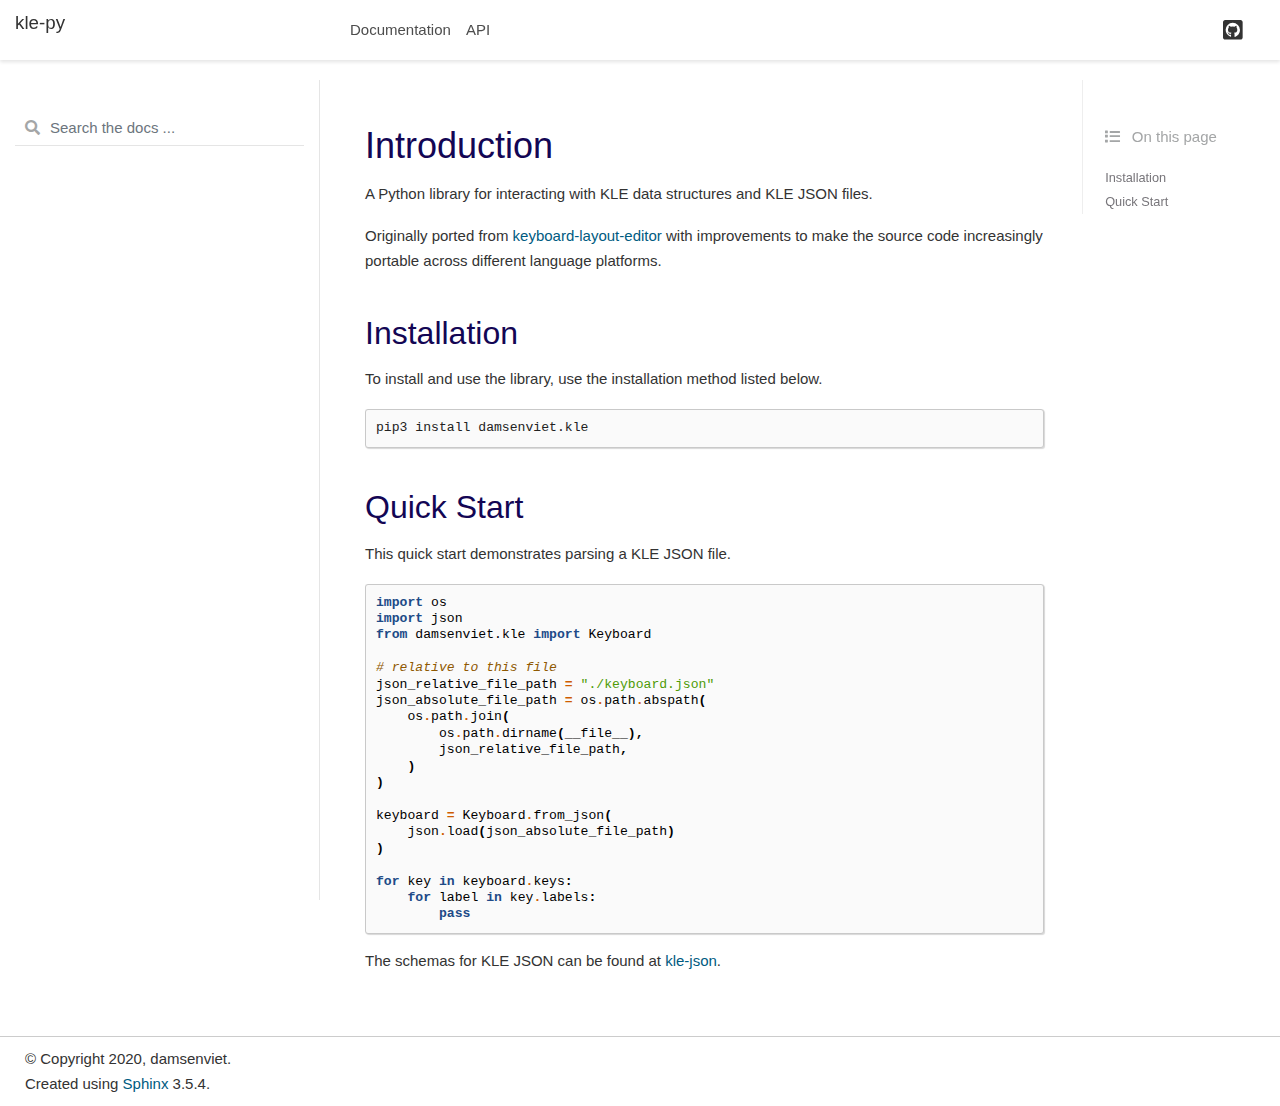
<file: index.html>
<!DOCTYPE html>

<html lang="en">
  <head>
    <meta charset="utf-8" />
    <meta name="viewport" content="width=device-width, initial-scale=1.0" />
    <title>Introduction &#8212; kle-py</title>
    
  <link href="_static/css/theme.css" rel="stylesheet">
  <link href="_static/css/index.ff1ffe594081f20da1ef19478df9384b.css" rel="stylesheet">

    
  <link rel="stylesheet"
    href="_static/vendor/fontawesome/5.13.0/css/all.min.css">
  <link rel="preload" as="font" type="font/woff2" crossorigin
    href="_static/vendor/fontawesome/5.13.0/webfonts/fa-solid-900.woff2">
  <link rel="preload" as="font" type="font/woff2" crossorigin
    href="_static/vendor/fontawesome/5.13.0/webfonts/fa-brands-400.woff2">

    
      

    
    <link rel="stylesheet" href="_static/pygments.css" type="text/css" />
    <link rel="stylesheet" href="_static/css/blank.css" type="text/css" />
    <link rel="stylesheet" type="text/css" href="_static/style.css" />
    
  <link rel="preload" as="script" href="_static/js/index.be7d3bbb2ef33a8344ce.js">

    <script id="documentation_options" data-url_root="./" src="_static/documentation_options.js"></script>
    <script src="_static/jquery.js"></script>
    <script src="_static/underscore.js"></script>
    <script src="_static/doctools.js"></script>
    <link rel="canonical" href="/kle-py/index.html" />
    <link rel="index" title="Index" href="genindex.html" />
    <link rel="search" title="Search" href="search.html" />
    <link rel="next" title="Documentation" href="documentation.html" />
    <meta name="viewport" content="width=device-width, initial-scale=1" />
    <meta name="docsearch:language" content="en">
    

    <!-- Google Analytics -->
    
  </head>
  <body data-spy="scroll" data-target="#bd-toc-nav" data-offset="80">
    
    <div class="container-fluid" id="banner"></div>

    
    <nav class="navbar navbar-light navbar-expand-lg bg-light fixed-top bd-navbar" id="navbar-main"><div class="container-xl">

  <div id="navbar-start">
    
    
<a class="navbar-brand" href="#">
<p class="title">kle-py</p>
</a>

    
  </div>

  <button class="navbar-toggler" type="button" data-toggle="collapse" data-target="#navbar-collapsible" aria-controls="navbar-collapsible" aria-expanded="false" aria-label="Toggle navigation">
    <span class="navbar-toggler-icon"></span>
  </button>

  
  <div id="navbar-collapsible" class="col-lg-9 collapse navbar-collapse">
    <div id="navbar-center" class="mr-auto">
      
      <div class="navbar-center-item">
        <ul id="navbar-main-elements" class="navbar-nav">
    <li class="toctree-l1 nav-item">
 <a class="reference internal nav-link" href="documentation.html">
  Documentation
 </a>
</li>

<li class="toctree-l1 nav-item">
 <a class="reference internal nav-link" href="api/damsenviet.kle.html">
  API
 </a>
</li>

    
</ul>
      </div>
      
    </div>

    <div id="navbar-end">
      
      <div class="navbar-end-item">
        <ul id="navbar-icon-links" class="navbar-nav" aria-label="Icon Links">
        <li class="nav-item">
          <a class="nav-link" href="https://github.com/DamSenViet/kle-py" rel="noopener" target="_blank" title="GitHub">
            <span><i class="fab fa-github-square"></i></span>
            <label class="sr-only">GitHub</label>
          </a>
        </li>
      </ul>
      </div>
      
    </div>
  </div>
</div>
    </nav>
    

    <div class="container-xl">
      <div class="row">
          
            
            <!-- Only show if we have sidebars configured, else just a small margin  -->
            <div class="col-12 col-md-3 bd-sidebar"><form class="bd-search d-flex align-items-center" action="search.html" method="get">
  <i class="icon fas fa-search"></i>
  <input type="search" class="form-control" name="q" id="search-input" placeholder="Search the docs ..." aria-label="Search the docs ..." autocomplete="off" >
</form><nav class="bd-links" id="bd-docs-nav" aria-label="Main navigation">
  <div class="bd-toc-item active">
    
  </div>
</nav>
            </div>
            
          

          
          <div class="d-none d-xl-block col-xl-2 bd-toc">
            
              
              <div class="toc-item">
                
<div class="tocsection onthispage pt-5 pb-3">
    <i class="fas fa-list"></i> On this page
</div>

<nav id="bd-toc-nav">
    <ul class="visible nav section-nav flex-column">
 <li class="toc-h2 nav-item toc-entry">
  <a class="reference internal nav-link" href="#installation">
   Installation
  </a>
 </li>
 <li class="toc-h2 nav-item toc-entry">
  <a class="reference internal nav-link" href="#quick-start">
   Quick Start
  </a>
 </li>
</ul>

</nav>
              </div>
              
              <div class="toc-item">
                
              </div>
              
            
          </div>
          

          
          
            
          
          <main class="col-12 col-md-9 col-xl-7 py-md-5 pl-md-5 pr-md-4 bd-content" role="main">
              
              <div>
                
  <div class="section" id="introduction">
<h1>Introduction<a class="headerlink" href="#introduction" title="Permalink to this headline">¶</a></h1>
<p>A Python library for interacting with KLE data structures and KLE JSON files.</p>
<p>Originally ported from <a class="reference external" href="https://github.com/ijprest/keyboard-layout-editor">keyboard-layout-editor</a>
with improvements to make the source code increasingly portable across
different language platforms.</p>
<div class="section" id="installation">
<h2>Installation<a class="headerlink" href="#installation" title="Permalink to this headline">¶</a></h2>
<p>To install and use the library, use the installation method listed below.</p>
<div class="highlight-sh notranslate"><div class="highlight"><pre><span></span>pip3 install damsenviet.kle
</pre></div>
</div>
</div>
<div class="section" id="quick-start">
<h2>Quick Start<a class="headerlink" href="#quick-start" title="Permalink to this headline">¶</a></h2>
<p>This quick start demonstrates parsing a KLE JSON file.</p>
<div class="highlight-python notranslate"><div class="highlight"><pre><span></span><span class="kn">import</span> <span class="nn">os</span>
<span class="kn">import</span> <span class="nn">json</span>
<span class="kn">from</span> <span class="nn">damsenviet.kle</span> <span class="kn">import</span> <span class="n">Keyboard</span>

<span class="c1"># relative to this file</span>
<span class="n">json_relative_file_path</span> <span class="o">=</span> <span class="s2">&quot;./keyboard.json&quot;</span>
<span class="n">json_absolute_file_path</span> <span class="o">=</span> <span class="n">os</span><span class="o">.</span><span class="n">path</span><span class="o">.</span><span class="n">abspath</span><span class="p">(</span>
    <span class="n">os</span><span class="o">.</span><span class="n">path</span><span class="o">.</span><span class="n">join</span><span class="p">(</span>
        <span class="n">os</span><span class="o">.</span><span class="n">path</span><span class="o">.</span><span class="n">dirname</span><span class="p">(</span><span class="vm">__file__</span><span class="p">),</span>
        <span class="n">json_relative_file_path</span><span class="p">,</span>
    <span class="p">)</span>
<span class="p">)</span>

<span class="n">keyboard</span> <span class="o">=</span> <span class="n">Keyboard</span><span class="o">.</span><span class="n">from_json</span><span class="p">(</span>
    <span class="n">json</span><span class="o">.</span><span class="n">load</span><span class="p">(</span><span class="n">json_absolute_file_path</span><span class="p">)</span>
<span class="p">)</span>

<span class="k">for</span> <span class="n">key</span> <span class="ow">in</span> <span class="n">keyboard</span><span class="o">.</span><span class="n">keys</span><span class="p">:</span>
    <span class="k">for</span> <span class="n">label</span> <span class="ow">in</span> <span class="n">key</span><span class="o">.</span><span class="n">labels</span><span class="p">:</span>
        <span class="k">pass</span>
</pre></div>
</div>
<div class="toctree-wrapper compound">
</div>
<p>The schemas for KLE JSON can be found at <a class="reference external" href="https://github.com/DamSenViet/kle-json">kle-json</a>.</p>
</div>
</div>


              </div>
              
              
          </main>
          

      </div>
    </div>
  
  <script src="_static/js/index.be7d3bbb2ef33a8344ce.js"></script>
<footer class="footer mt-5 mt-md-0">
  <div class="container">
    
    <div class="footer-item">
      <p class="copyright">
    &copy; Copyright 2020, damsenviet.<br>
</p>
    </div>
    
    <div class="footer-item">
      <p class="sphinx-version">
Created using <a href="http://sphinx-doc.org/">Sphinx</a> 3.5.4.<br>
</p>
    </div>
    
  </div>
</footer>
  </body>
</html>
</file>
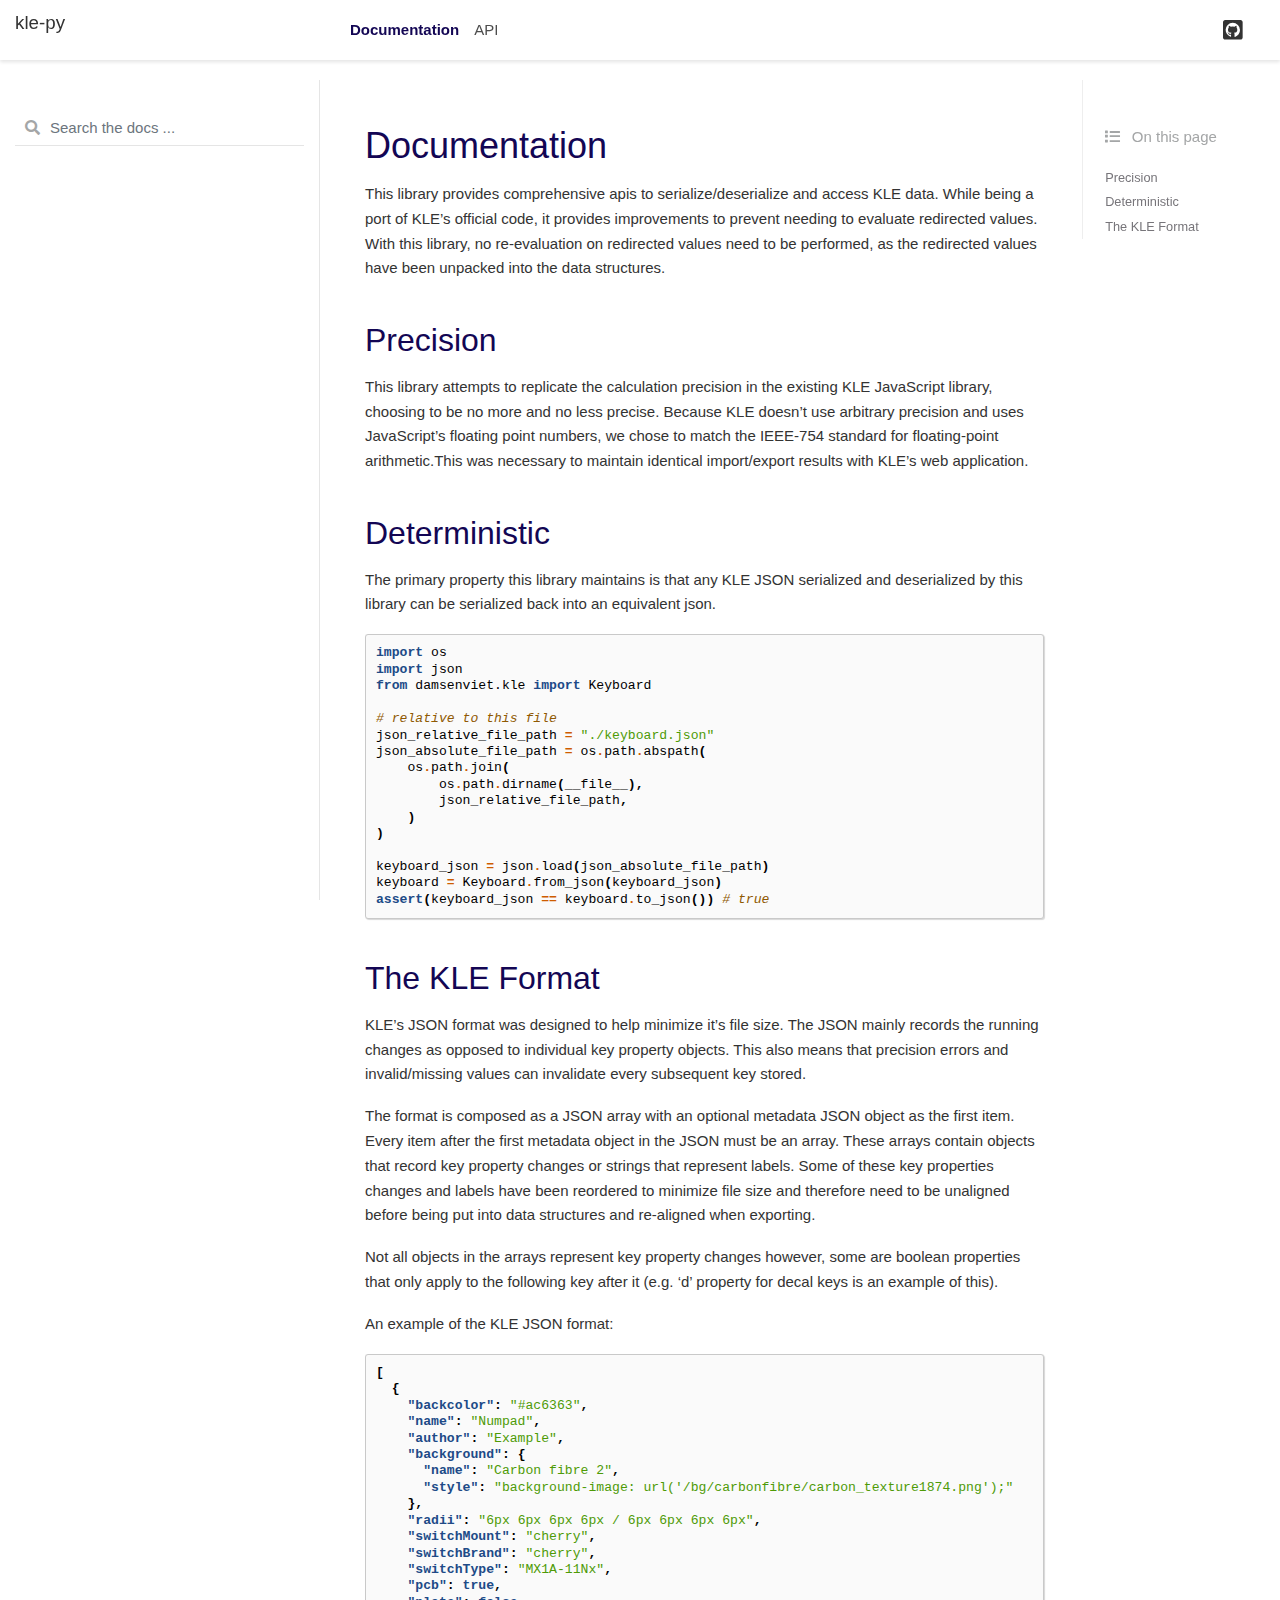
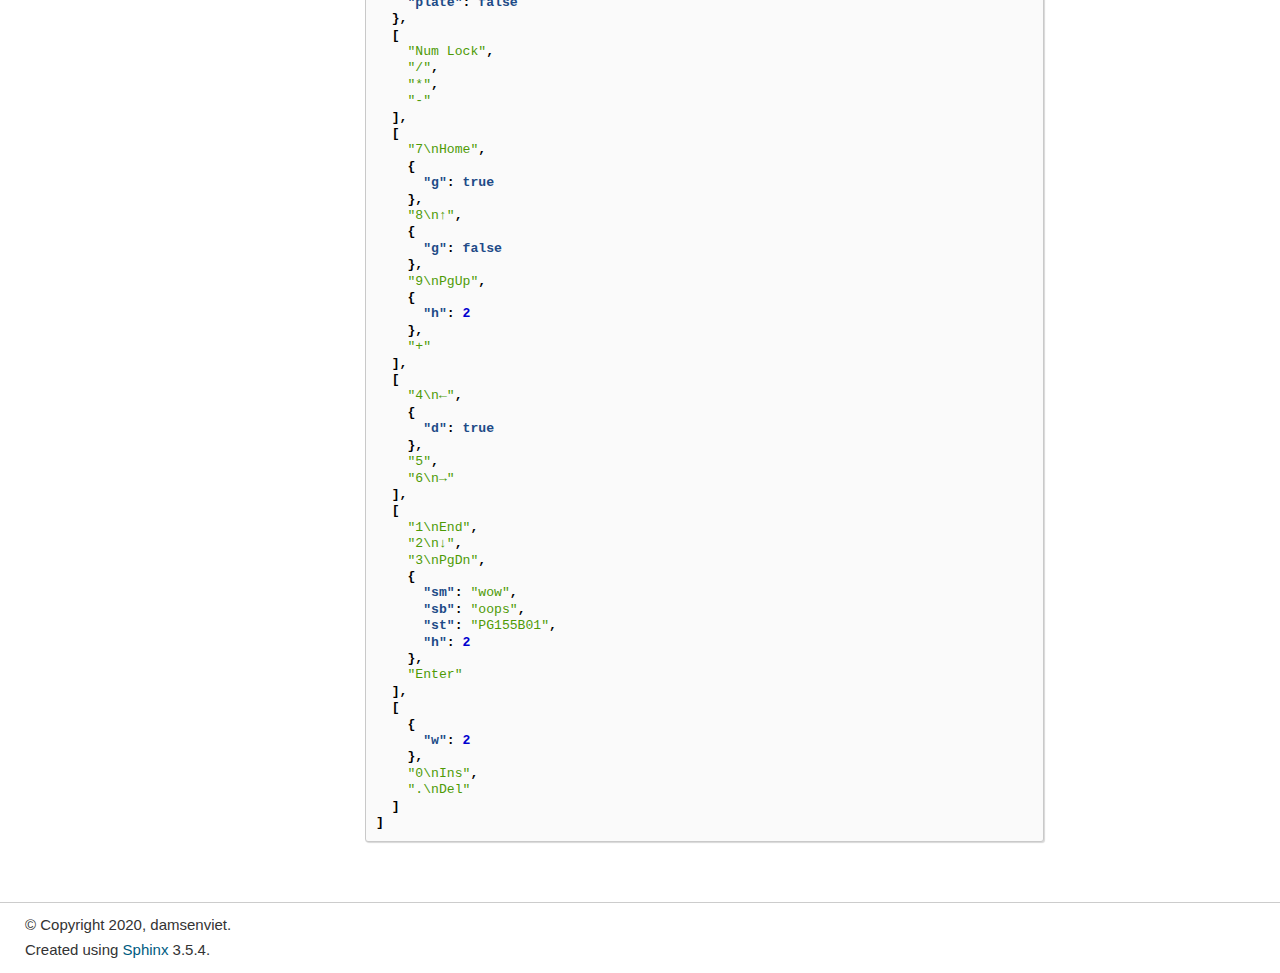
<file: documentation.html>
<!DOCTYPE html>

<html lang="en">
  <head>
    <meta charset="utf-8" />
    <meta name="viewport" content="width=device-width, initial-scale=1.0" />
    <title>Documentation &#8212; kle-py</title>
    
  <link href="_static/css/theme.css" rel="stylesheet">
  <link href="_static/css/index.ff1ffe594081f20da1ef19478df9384b.css" rel="stylesheet">

    
  <link rel="stylesheet"
    href="_static/vendor/fontawesome/5.13.0/css/all.min.css">
  <link rel="preload" as="font" type="font/woff2" crossorigin
    href="_static/vendor/fontawesome/5.13.0/webfonts/fa-solid-900.woff2">
  <link rel="preload" as="font" type="font/woff2" crossorigin
    href="_static/vendor/fontawesome/5.13.0/webfonts/fa-brands-400.woff2">

    
      

    
    <link rel="stylesheet" href="_static/pygments.css" type="text/css" />
    <link rel="stylesheet" href="_static/css/blank.css" type="text/css" />
    <link rel="stylesheet" type="text/css" href="_static/style.css" />
    
  <link rel="preload" as="script" href="_static/js/index.be7d3bbb2ef33a8344ce.js">

    <script id="documentation_options" data-url_root="./" src="_static/documentation_options.js"></script>
    <script src="_static/jquery.js"></script>
    <script src="_static/underscore.js"></script>
    <script src="_static/doctools.js"></script>
    <link rel="canonical" href="/kle-py/documentation.html" />
    <link rel="index" title="Index" href="genindex.html" />
    <link rel="search" title="Search" href="search.html" />
    <link rel="next" title="damsenviet.kle package" href="api/damsenviet.kle.html" />
    <link rel="prev" title="Introduction" href="index.html" />
    <meta name="viewport" content="width=device-width, initial-scale=1" />
    <meta name="docsearch:language" content="en">
    

    <!-- Google Analytics -->
    
  </head>
  <body data-spy="scroll" data-target="#bd-toc-nav" data-offset="80">
    
    <div class="container-fluid" id="banner"></div>

    
    <nav class="navbar navbar-light navbar-expand-lg bg-light fixed-top bd-navbar" id="navbar-main"><div class="container-xl">

  <div id="navbar-start">
    
    
<a class="navbar-brand" href="index.html">
<p class="title">kle-py</p>
</a>

    
  </div>

  <button class="navbar-toggler" type="button" data-toggle="collapse" data-target="#navbar-collapsible" aria-controls="navbar-collapsible" aria-expanded="false" aria-label="Toggle navigation">
    <span class="navbar-toggler-icon"></span>
  </button>

  
  <div id="navbar-collapsible" class="col-lg-9 collapse navbar-collapse">
    <div id="navbar-center" class="mr-auto">
      
      <div class="navbar-center-item">
        <ul id="navbar-main-elements" class="navbar-nav">
    <li class="toctree-l1 current active nav-item">
 <a class="current reference internal nav-link" href="#">
  Documentation
 </a>
</li>

<li class="toctree-l1 nav-item">
 <a class="reference internal nav-link" href="api/damsenviet.kle.html">
  API
 </a>
</li>

    
</ul>
      </div>
      
    </div>

    <div id="navbar-end">
      
      <div class="navbar-end-item">
        <ul id="navbar-icon-links" class="navbar-nav" aria-label="Icon Links">
        <li class="nav-item">
          <a class="nav-link" href="https://github.com/DamSenViet/kle-py" rel="noopener" target="_blank" title="GitHub">
            <span><i class="fab fa-github-square"></i></span>
            <label class="sr-only">GitHub</label>
          </a>
        </li>
      </ul>
      </div>
      
    </div>
  </div>
</div>
    </nav>
    

    <div class="container-xl">
      <div class="row">
          
            
            <!-- Only show if we have sidebars configured, else just a small margin  -->
            <div class="col-12 col-md-3 bd-sidebar"><form class="bd-search d-flex align-items-center" action="search.html" method="get">
  <i class="icon fas fa-search"></i>
  <input type="search" class="form-control" name="q" id="search-input" placeholder="Search the docs ..." aria-label="Search the docs ..." autocomplete="off" >
</form><nav class="bd-links" id="bd-docs-nav" aria-label="Main navigation">
  <div class="bd-toc-item active">
    
  </div>
</nav>
            </div>
            
          

          
          <div class="d-none d-xl-block col-xl-2 bd-toc">
            
              
              <div class="toc-item">
                
<div class="tocsection onthispage pt-5 pb-3">
    <i class="fas fa-list"></i> On this page
</div>

<nav id="bd-toc-nav">
    <ul class="visible nav section-nav flex-column">
 <li class="toc-h2 nav-item toc-entry">
  <a class="reference internal nav-link" href="#precision">
   Precision
  </a>
 </li>
 <li class="toc-h2 nav-item toc-entry">
  <a class="reference internal nav-link" href="#deterministic">
   Deterministic
  </a>
 </li>
 <li class="toc-h2 nav-item toc-entry">
  <a class="reference internal nav-link" href="#the-kle-format">
   The KLE Format
  </a>
 </li>
</ul>

</nav>
              </div>
              
              <div class="toc-item">
                
              </div>
              
            
          </div>
          

          
          
            
          
          <main class="col-12 col-md-9 col-xl-7 py-md-5 pl-md-5 pr-md-4 bd-content" role="main">
              
              <div>
                
  <div class="section" id="documentation">
<h1>Documentation<a class="headerlink" href="#documentation" title="Permalink to this headline">¶</a></h1>
<p>This library provides comprehensive apis to serialize/deserialize and access
KLE data. While being a port of KLE’s official code, it provides improvements
to prevent needing to evaluate redirected values. With this library, no
re-evaluation on redirected values need to be performed, as the redirected values
have been unpacked into the data structures.</p>
<div class="section" id="precision">
<h2>Precision<a class="headerlink" href="#precision" title="Permalink to this headline">¶</a></h2>
<p>This library attempts to replicate the calculation precision in the existing
KLE JavaScript library, choosing to be no more and no less precise. Because KLE
doesn’t use arbitrary precision and uses JavaScript’s floating point numbers,
we chose to match the IEEE-754 standard for floating-point arithmetic.This was
necessary to maintain identical import/export results with KLE’s web application.</p>
</div>
<div class="section" id="deterministic">
<h2>Deterministic<a class="headerlink" href="#deterministic" title="Permalink to this headline">¶</a></h2>
<p>The primary property this library maintains is that any KLE JSON serialized and
deserialized by this library can be serialized back into an equivalent json.</p>
<div class="highlight-python notranslate"><div class="highlight"><pre><span></span><span class="kn">import</span> <span class="nn">os</span>
<span class="kn">import</span> <span class="nn">json</span>
<span class="kn">from</span> <span class="nn">damsenviet.kle</span> <span class="kn">import</span> <span class="n">Keyboard</span>

<span class="c1"># relative to this file</span>
<span class="n">json_relative_file_path</span> <span class="o">=</span> <span class="s2">&quot;./keyboard.json&quot;</span>
<span class="n">json_absolute_file_path</span> <span class="o">=</span> <span class="n">os</span><span class="o">.</span><span class="n">path</span><span class="o">.</span><span class="n">abspath</span><span class="p">(</span>
    <span class="n">os</span><span class="o">.</span><span class="n">path</span><span class="o">.</span><span class="n">join</span><span class="p">(</span>
        <span class="n">os</span><span class="o">.</span><span class="n">path</span><span class="o">.</span><span class="n">dirname</span><span class="p">(</span><span class="vm">__file__</span><span class="p">),</span>
        <span class="n">json_relative_file_path</span><span class="p">,</span>
    <span class="p">)</span>
<span class="p">)</span>

<span class="n">keyboard_json</span> <span class="o">=</span> <span class="n">json</span><span class="o">.</span><span class="n">load</span><span class="p">(</span><span class="n">json_absolute_file_path</span><span class="p">)</span>
<span class="n">keyboard</span> <span class="o">=</span> <span class="n">Keyboard</span><span class="o">.</span><span class="n">from_json</span><span class="p">(</span><span class="n">keyboard_json</span><span class="p">)</span>
<span class="k">assert</span><span class="p">(</span><span class="n">keyboard_json</span> <span class="o">==</span> <span class="n">keyboard</span><span class="o">.</span><span class="n">to_json</span><span class="p">())</span> <span class="c1"># true</span>
</pre></div>
</div>
</div>
<div class="section" id="the-kle-format">
<h2>The KLE Format<a class="headerlink" href="#the-kle-format" title="Permalink to this headline">¶</a></h2>
<p>KLE’s JSON format was designed to help minimize it’s file size. The JSON
mainly records the running changes as opposed to individual key property
objects. This also means that precision errors and invalid/missing values can
invalidate every subsequent key stored.</p>
<p>The format is composed as a JSON array with an optional metadata JSON object as
the first item. Every item after the first metadata object in the JSON must
be an array. These arrays contain objects that record key property changes
or strings that represent labels. Some of these key properties changes and labels
have been reordered to minimize file size and therefore need to be unaligned
before being put into data structures and re-aligned when exporting.</p>
<p>Not all objects in the arrays represent key property changes however, some are
boolean properties that only apply to the following key after it (e.g. ‘d’
property for decal keys is an example of this).</p>
<p>An example of the KLE JSON format:</p>
<div class="highlight-json notranslate"><div class="highlight"><pre><span></span><span class="p">[</span>
  <span class="p">{</span>
    <span class="nt">&quot;backcolor&quot;</span><span class="p">:</span> <span class="s2">&quot;#ac6363&quot;</span><span class="p">,</span>
    <span class="nt">&quot;name&quot;</span><span class="p">:</span> <span class="s2">&quot;Numpad&quot;</span><span class="p">,</span>
    <span class="nt">&quot;author&quot;</span><span class="p">:</span> <span class="s2">&quot;Example&quot;</span><span class="p">,</span>
    <span class="nt">&quot;background&quot;</span><span class="p">:</span> <span class="p">{</span>
      <span class="nt">&quot;name&quot;</span><span class="p">:</span> <span class="s2">&quot;Carbon fibre 2&quot;</span><span class="p">,</span>
      <span class="nt">&quot;style&quot;</span><span class="p">:</span> <span class="s2">&quot;background-image: url(&#39;/bg/carbonfibre/carbon_texture1874.png&#39;);&quot;</span>
    <span class="p">},</span>
    <span class="nt">&quot;radii&quot;</span><span class="p">:</span> <span class="s2">&quot;6px 6px 6px 6px / 6px 6px 6px 6px&quot;</span><span class="p">,</span>
    <span class="nt">&quot;switchMount&quot;</span><span class="p">:</span> <span class="s2">&quot;cherry&quot;</span><span class="p">,</span>
    <span class="nt">&quot;switchBrand&quot;</span><span class="p">:</span> <span class="s2">&quot;cherry&quot;</span><span class="p">,</span>
    <span class="nt">&quot;switchType&quot;</span><span class="p">:</span> <span class="s2">&quot;MX1A-11Nx&quot;</span><span class="p">,</span>
    <span class="nt">&quot;pcb&quot;</span><span class="p">:</span> <span class="kc">true</span><span class="p">,</span>
    <span class="nt">&quot;plate&quot;</span><span class="p">:</span> <span class="kc">false</span>
  <span class="p">},</span>
  <span class="p">[</span>
    <span class="s2">&quot;Num Lock&quot;</span><span class="p">,</span>
    <span class="s2">&quot;/&quot;</span><span class="p">,</span>
    <span class="s2">&quot;*&quot;</span><span class="p">,</span>
    <span class="s2">&quot;-&quot;</span>
  <span class="p">],</span>
  <span class="p">[</span>
    <span class="s2">&quot;7\nHome&quot;</span><span class="p">,</span>
    <span class="p">{</span>
      <span class="nt">&quot;g&quot;</span><span class="p">:</span> <span class="kc">true</span>
    <span class="p">},</span>
    <span class="s2">&quot;8\n↑&quot;</span><span class="p">,</span>
    <span class="p">{</span>
      <span class="nt">&quot;g&quot;</span><span class="p">:</span> <span class="kc">false</span>
    <span class="p">},</span>
    <span class="s2">&quot;9\nPgUp&quot;</span><span class="p">,</span>
    <span class="p">{</span>
      <span class="nt">&quot;h&quot;</span><span class="p">:</span> <span class="mi">2</span>
    <span class="p">},</span>
    <span class="s2">&quot;+&quot;</span>
  <span class="p">],</span>
  <span class="p">[</span>
    <span class="s2">&quot;4\n←&quot;</span><span class="p">,</span>
    <span class="p">{</span>
      <span class="nt">&quot;d&quot;</span><span class="p">:</span> <span class="kc">true</span>
    <span class="p">},</span>
    <span class="s2">&quot;5&quot;</span><span class="p">,</span>
    <span class="s2">&quot;6\n→&quot;</span>
  <span class="p">],</span>
  <span class="p">[</span>
    <span class="s2">&quot;1\nEnd&quot;</span><span class="p">,</span>
    <span class="s2">&quot;2\n↓&quot;</span><span class="p">,</span>
    <span class="s2">&quot;3\nPgDn&quot;</span><span class="p">,</span>
    <span class="p">{</span>
      <span class="nt">&quot;sm&quot;</span><span class="p">:</span> <span class="s2">&quot;wow&quot;</span><span class="p">,</span>
      <span class="nt">&quot;sb&quot;</span><span class="p">:</span> <span class="s2">&quot;oops&quot;</span><span class="p">,</span>
      <span class="nt">&quot;st&quot;</span><span class="p">:</span> <span class="s2">&quot;PG155B01&quot;</span><span class="p">,</span>
      <span class="nt">&quot;h&quot;</span><span class="p">:</span> <span class="mi">2</span>
    <span class="p">},</span>
    <span class="s2">&quot;Enter&quot;</span>
  <span class="p">],</span>
  <span class="p">[</span>
    <span class="p">{</span>
      <span class="nt">&quot;w&quot;</span><span class="p">:</span> <span class="mi">2</span>
    <span class="p">},</span>
    <span class="s2">&quot;0\nIns&quot;</span><span class="p">,</span>
    <span class="s2">&quot;.\nDel&quot;</span>
  <span class="p">]</span>
<span class="p">]</span>
</pre></div>
</div>
</div>
</div>


              </div>
              
              
          </main>
          

      </div>
    </div>
  
  <script src="_static/js/index.be7d3bbb2ef33a8344ce.js"></script>
<footer class="footer mt-5 mt-md-0">
  <div class="container">
    
    <div class="footer-item">
      <p class="copyright">
    &copy; Copyright 2020, damsenviet.<br>
</p>
    </div>
    
    <div class="footer-item">
      <p class="sphinx-version">
Created using <a href="http://sphinx-doc.org/">Sphinx</a> 3.5.4.<br>
</p>
    </div>
    
  </div>
</footer>
  </body>
</html>
</file>
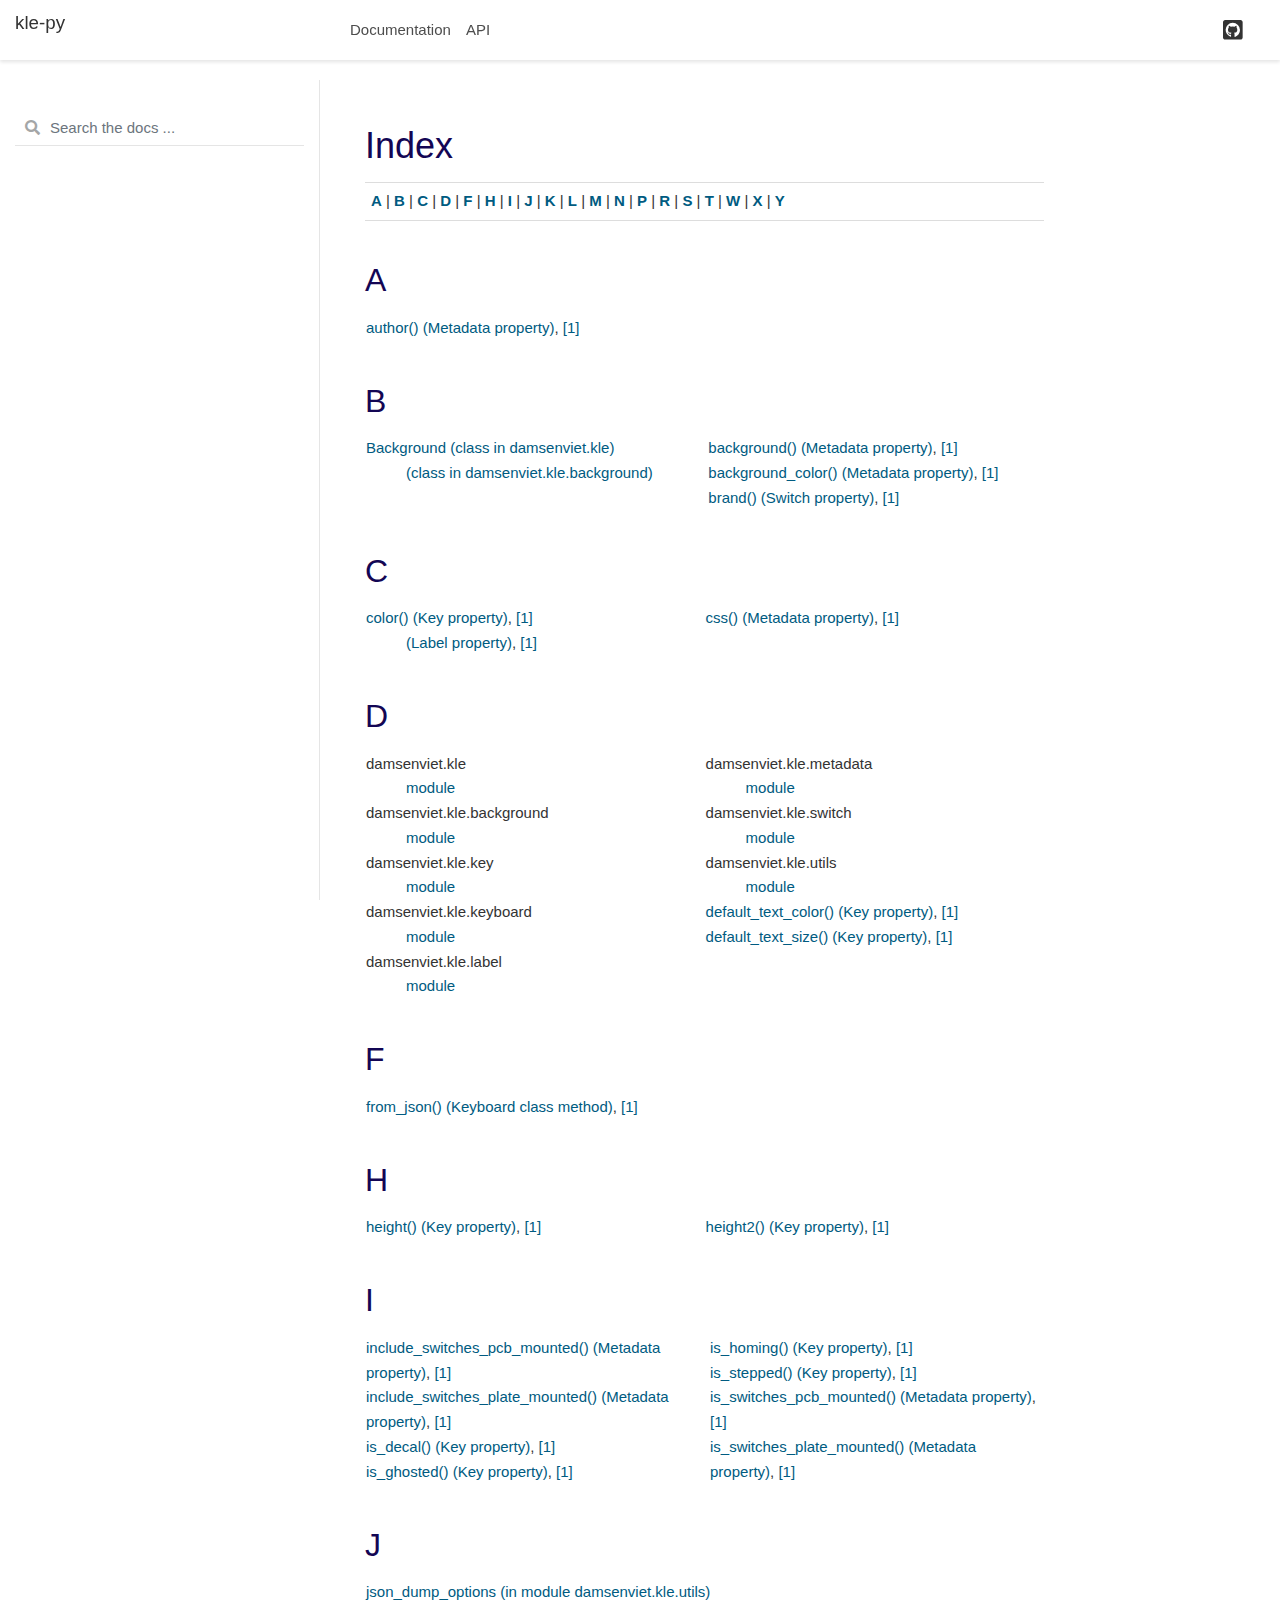
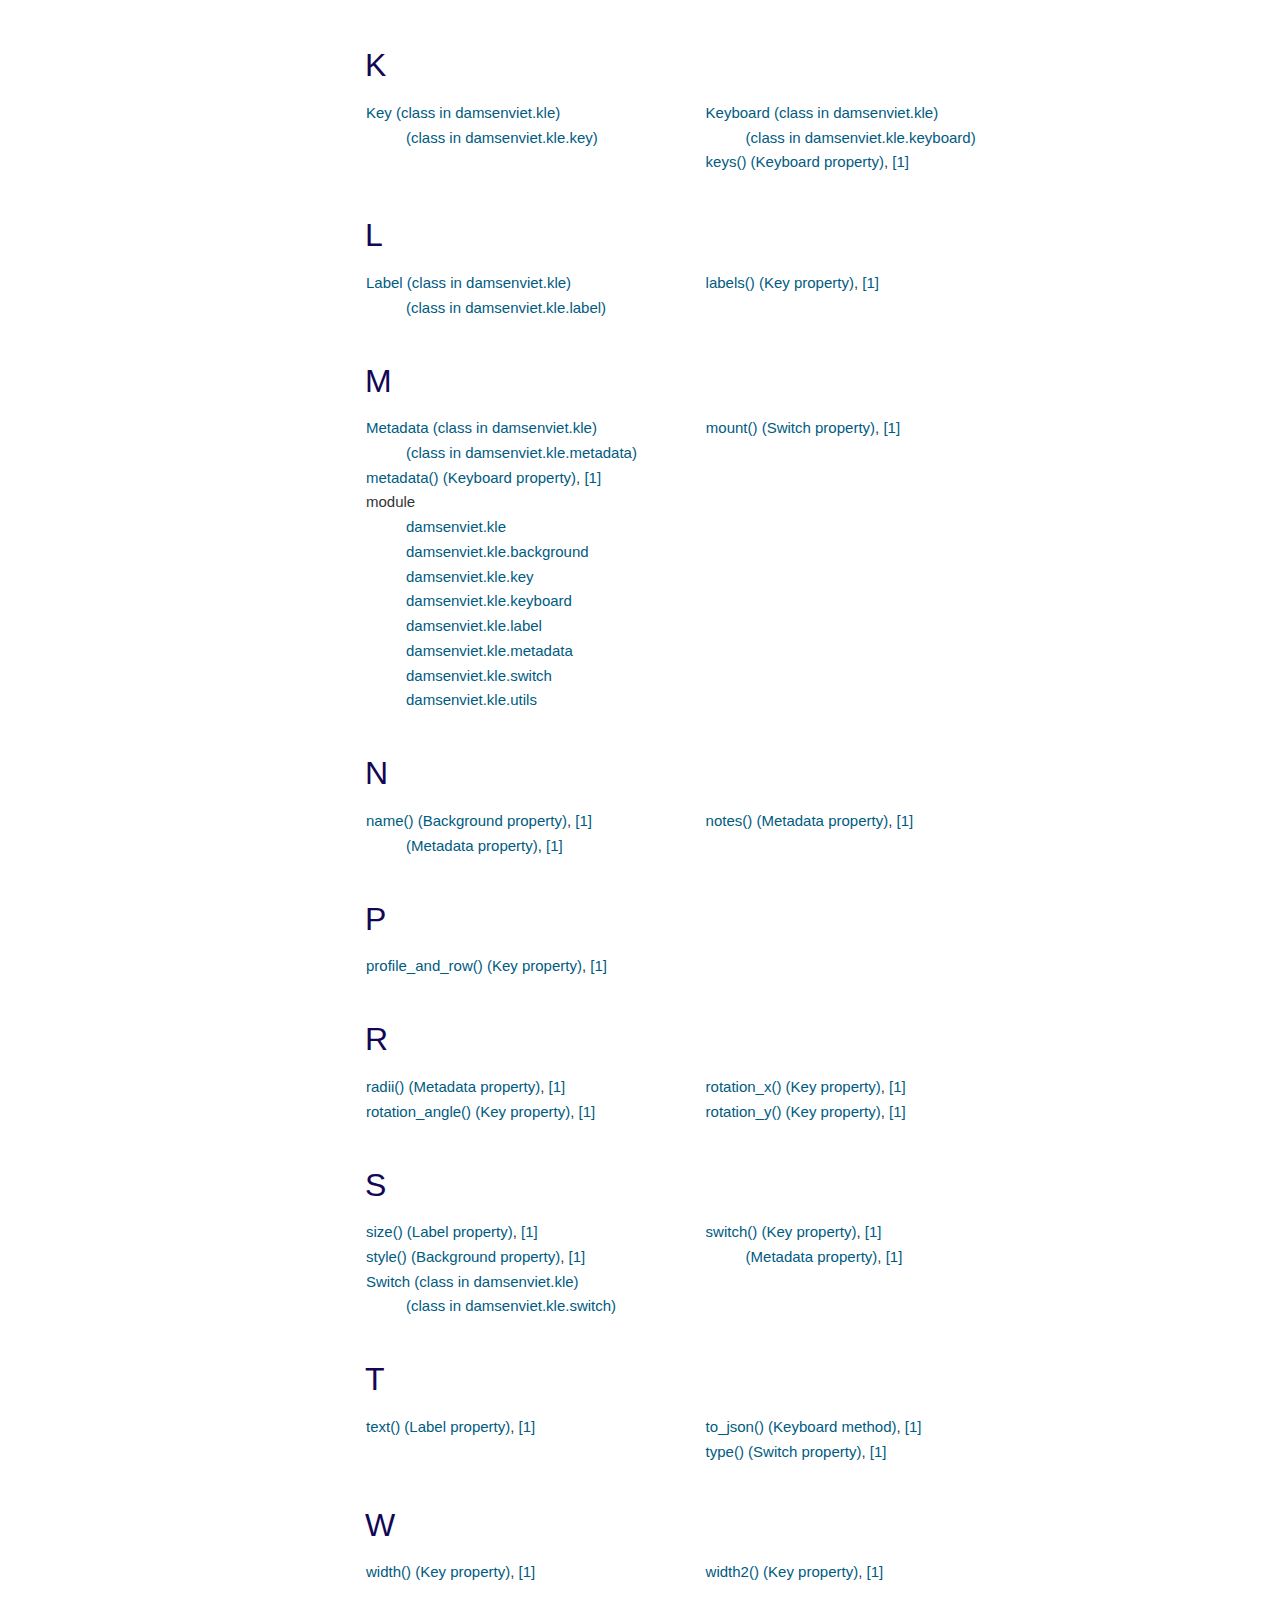
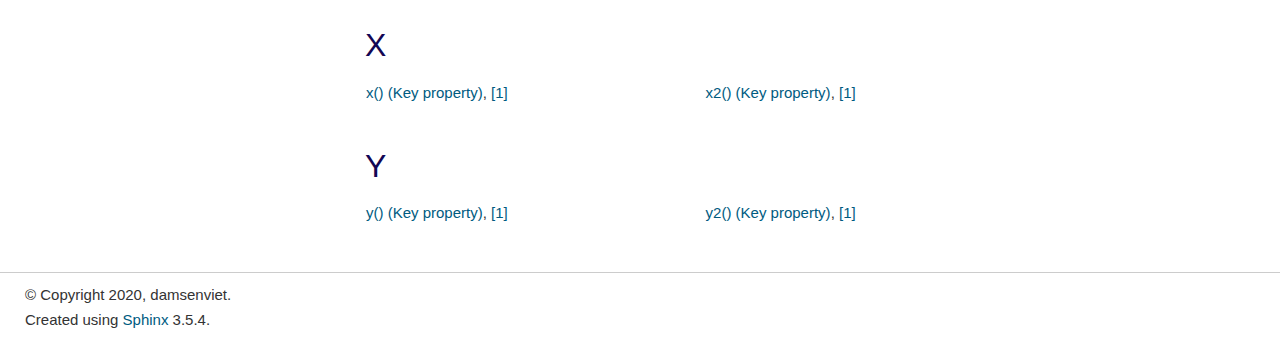
<file: genindex.html>
<!DOCTYPE html>

<html lang="en">
  <head>
    <meta charset="utf-8" />
    <meta name="viewport" content="width=device-width, initial-scale=1.0" />
    <title>Index &#8212; kle-py</title>
    
  <link href="_static/css/theme.css" rel="stylesheet">
  <link href="_static/css/index.ff1ffe594081f20da1ef19478df9384b.css" rel="stylesheet">

    
  <link rel="stylesheet"
    href="_static/vendor/fontawesome/5.13.0/css/all.min.css">
  <link rel="preload" as="font" type="font/woff2" crossorigin
    href="_static/vendor/fontawesome/5.13.0/webfonts/fa-solid-900.woff2">
  <link rel="preload" as="font" type="font/woff2" crossorigin
    href="_static/vendor/fontawesome/5.13.0/webfonts/fa-brands-400.woff2">

    
      

    
    <link rel="stylesheet" href="_static/pygments.css" type="text/css" />
    <link rel="stylesheet" href="_static/css/blank.css" type="text/css" />
    <link rel="stylesheet" type="text/css" href="_static/style.css" />
    
  <link rel="preload" as="script" href="_static/js/index.be7d3bbb2ef33a8344ce.js">

    <script id="documentation_options" data-url_root="./" src="_static/documentation_options.js"></script>
    <script src="_static/jquery.js"></script>
    <script src="_static/underscore.js"></script>
    <script src="_static/doctools.js"></script>
    <link rel="canonical" href="/kle-py/genindex.html" />
    <link rel="index" title="Index" href="#" />
    <link rel="search" title="Search" href="search.html" />
    <meta name="viewport" content="width=device-width, initial-scale=1" />
    <meta name="docsearch:language" content="en">
    

    <!-- Google Analytics -->
    
  </head>
  <body data-spy="scroll" data-target="#bd-toc-nav" data-offset="80">
    
    <div class="container-fluid" id="banner"></div>

    
    <nav class="navbar navbar-light navbar-expand-lg bg-light fixed-top bd-navbar" id="navbar-main"><div class="container-xl">

  <div id="navbar-start">
    
    
<a class="navbar-brand" href="index.html">
<p class="title">kle-py</p>
</a>

    
  </div>

  <button class="navbar-toggler" type="button" data-toggle="collapse" data-target="#navbar-collapsible" aria-controls="navbar-collapsible" aria-expanded="false" aria-label="Toggle navigation">
    <span class="navbar-toggler-icon"></span>
  </button>

  
  <div id="navbar-collapsible" class="col-lg-9 collapse navbar-collapse">
    <div id="navbar-center" class="mr-auto">
      
      <div class="navbar-center-item">
        <ul id="navbar-main-elements" class="navbar-nav">
    <li class="toctree-l1 nav-item">
 <a class="reference internal nav-link" href="documentation.html">
  Documentation
 </a>
</li>

<li class="toctree-l1 nav-item">
 <a class="reference internal nav-link" href="api/damsenviet.kle.html">
  API
 </a>
</li>

    
</ul>
      </div>
      
    </div>

    <div id="navbar-end">
      
      <div class="navbar-end-item">
        <ul id="navbar-icon-links" class="navbar-nav" aria-label="Icon Links">
        <li class="nav-item">
          <a class="nav-link" href="https://github.com/DamSenViet/kle-py" rel="noopener" target="_blank" title="GitHub">
            <span><i class="fab fa-github-square"></i></span>
            <label class="sr-only">GitHub</label>
          </a>
        </li>
      </ul>
      </div>
      
    </div>
  </div>
</div>
    </nav>
    

    <div class="container-xl">
      <div class="row">
          
            
            <!-- Only show if we have sidebars configured, else just a small margin  -->
            <div class="col-12 col-md-3 bd-sidebar"><form class="bd-search d-flex align-items-center" action="search.html" method="get">
  <i class="icon fas fa-search"></i>
  <input type="search" class="form-control" name="q" id="search-input" placeholder="Search the docs ..." aria-label="Search the docs ..." autocomplete="off" >
</form><nav class="bd-links" id="bd-docs-nav" aria-label="Main navigation">
  <div class="bd-toc-item active">
    
  </div>
</nav>
            </div>
            
          

          
          <div class="d-none d-xl-block col-xl-2 bd-toc">
            
          </div>
          

          
          
            
          
          <main class="col-12 col-md-9 col-xl-7 py-md-5 pl-md-5 pr-md-4 bd-content" role="main">
              
              <div>
                

<h1 id="index">Index</h1>

<div class="genindex-jumpbox">
 <a href="#A"><strong>A</strong></a>
 | <a href="#B"><strong>B</strong></a>
 | <a href="#C"><strong>C</strong></a>
 | <a href="#D"><strong>D</strong></a>
 | <a href="#F"><strong>F</strong></a>
 | <a href="#H"><strong>H</strong></a>
 | <a href="#I"><strong>I</strong></a>
 | <a href="#J"><strong>J</strong></a>
 | <a href="#K"><strong>K</strong></a>
 | <a href="#L"><strong>L</strong></a>
 | <a href="#M"><strong>M</strong></a>
 | <a href="#N"><strong>N</strong></a>
 | <a href="#P"><strong>P</strong></a>
 | <a href="#R"><strong>R</strong></a>
 | <a href="#S"><strong>S</strong></a>
 | <a href="#T"><strong>T</strong></a>
 | <a href="#W"><strong>W</strong></a>
 | <a href="#X"><strong>X</strong></a>
 | <a href="#Y"><strong>Y</strong></a>
 
</div>
<h2 id="A">A</h2>
<table style="width: 100%" class="indextable genindextable"><tr>
  <td style="width: 33%; vertical-align: top;"><ul>
      <li><a href="api/damsenviet.kle.html#damsenviet.kle.Metadata.author">author() (Metadata property)</a>, <a href="api/damsenviet.kle.metadata.html#damsenviet.kle.metadata.Metadata.author">[1]</a>
</li>
  </ul></td>
</tr></table>

<h2 id="B">B</h2>
<table style="width: 100%" class="indextable genindextable"><tr>
  <td style="width: 33%; vertical-align: top;"><ul>
      <li><a href="api/damsenviet.kle.html#damsenviet.kle.Background">Background (class in damsenviet.kle)</a>

      <ul>
        <li><a href="api/damsenviet.kle.background.html#damsenviet.kle.background.Background">(class in damsenviet.kle.background)</a>
</li>
      </ul></li>
  </ul></td>
  <td style="width: 33%; vertical-align: top;"><ul>
      <li><a href="api/damsenviet.kle.html#damsenviet.kle.Metadata.background">background() (Metadata property)</a>, <a href="api/damsenviet.kle.metadata.html#damsenviet.kle.metadata.Metadata.background">[1]</a>
</li>
      <li><a href="api/damsenviet.kle.html#damsenviet.kle.Metadata.background_color">background_color() (Metadata property)</a>, <a href="api/damsenviet.kle.metadata.html#damsenviet.kle.metadata.Metadata.background_color">[1]</a>
</li>
      <li><a href="api/damsenviet.kle.html#damsenviet.kle.Switch.brand">brand() (Switch property)</a>, <a href="api/damsenviet.kle.switch.html#damsenviet.kle.switch.Switch.brand">[1]</a>
</li>
  </ul></td>
</tr></table>

<h2 id="C">C</h2>
<table style="width: 100%" class="indextable genindextable"><tr>
  <td style="width: 33%; vertical-align: top;"><ul>
      <li><a href="api/damsenviet.kle.html#damsenviet.kle.Key.color">color() (Key property)</a>, <a href="api/damsenviet.kle.key.html#damsenviet.kle.key.Key.color">[1]</a>

      <ul>
        <li><a href="api/damsenviet.kle.html#damsenviet.kle.Label.color">(Label property)</a>, <a href="api/damsenviet.kle.label.html#damsenviet.kle.label.Label.color">[1]</a>
</li>
      </ul></li>
  </ul></td>
  <td style="width: 33%; vertical-align: top;"><ul>
      <li><a href="api/damsenviet.kle.html#damsenviet.kle.Metadata.css">css() (Metadata property)</a>, <a href="api/damsenviet.kle.metadata.html#damsenviet.kle.metadata.Metadata.css">[1]</a>
</li>
  </ul></td>
</tr></table>

<h2 id="D">D</h2>
<table style="width: 100%" class="indextable genindextable"><tr>
  <td style="width: 33%; vertical-align: top;"><ul>
      <li>
    damsenviet.kle

      <ul>
        <li><a href="api/damsenviet.kle.html#module-damsenviet.kle">module</a>
</li>
      </ul></li>
      <li>
    damsenviet.kle.background

      <ul>
        <li><a href="api/damsenviet.kle.background.html#module-damsenviet.kle.background">module</a>
</li>
      </ul></li>
      <li>
    damsenviet.kle.key

      <ul>
        <li><a href="api/damsenviet.kle.key.html#module-damsenviet.kle.key">module</a>
</li>
      </ul></li>
      <li>
    damsenviet.kle.keyboard

      <ul>
        <li><a href="api/damsenviet.kle.keyboard.html#module-damsenviet.kle.keyboard">module</a>
</li>
      </ul></li>
      <li>
    damsenviet.kle.label

      <ul>
        <li><a href="api/damsenviet.kle.label.html#module-damsenviet.kle.label">module</a>
</li>
      </ul></li>
  </ul></td>
  <td style="width: 33%; vertical-align: top;"><ul>
      <li>
    damsenviet.kle.metadata

      <ul>
        <li><a href="api/damsenviet.kle.metadata.html#module-damsenviet.kle.metadata">module</a>
</li>
      </ul></li>
      <li>
    damsenviet.kle.switch

      <ul>
        <li><a href="api/damsenviet.kle.switch.html#module-damsenviet.kle.switch">module</a>
</li>
      </ul></li>
      <li>
    damsenviet.kle.utils

      <ul>
        <li><a href="api/damsenviet.kle.utils.html#module-damsenviet.kle.utils">module</a>
</li>
      </ul></li>
      <li><a href="api/damsenviet.kle.html#damsenviet.kle.Key.default_text_color">default_text_color() (Key property)</a>, <a href="api/damsenviet.kle.key.html#damsenviet.kle.key.Key.default_text_color">[1]</a>
</li>
      <li><a href="api/damsenviet.kle.html#damsenviet.kle.Key.default_text_size">default_text_size() (Key property)</a>, <a href="api/damsenviet.kle.key.html#damsenviet.kle.key.Key.default_text_size">[1]</a>
</li>
  </ul></td>
</tr></table>

<h2 id="F">F</h2>
<table style="width: 100%" class="indextable genindextable"><tr>
  <td style="width: 33%; vertical-align: top;"><ul>
      <li><a href="api/damsenviet.kle.html#damsenviet.kle.Keyboard.from_json">from_json() (Keyboard class method)</a>, <a href="api/damsenviet.kle.keyboard.html#damsenviet.kle.keyboard.Keyboard.from_json">[1]</a>
</li>
  </ul></td>
</tr></table>

<h2 id="H">H</h2>
<table style="width: 100%" class="indextable genindextable"><tr>
  <td style="width: 33%; vertical-align: top;"><ul>
      <li><a href="api/damsenviet.kle.html#damsenviet.kle.Key.height">height() (Key property)</a>, <a href="api/damsenviet.kle.key.html#damsenviet.kle.key.Key.height">[1]</a>
</li>
  </ul></td>
  <td style="width: 33%; vertical-align: top;"><ul>
      <li><a href="api/damsenviet.kle.html#damsenviet.kle.Key.height2">height2() (Key property)</a>, <a href="api/damsenviet.kle.key.html#damsenviet.kle.key.Key.height2">[1]</a>
</li>
  </ul></td>
</tr></table>

<h2 id="I">I</h2>
<table style="width: 100%" class="indextable genindextable"><tr>
  <td style="width: 33%; vertical-align: top;"><ul>
      <li><a href="api/damsenviet.kle.html#damsenviet.kle.Metadata.include_switches_pcb_mounted">include_switches_pcb_mounted() (Metadata property)</a>, <a href="api/damsenviet.kle.metadata.html#damsenviet.kle.metadata.Metadata.include_switches_pcb_mounted">[1]</a>
</li>
      <li><a href="api/damsenviet.kle.html#damsenviet.kle.Metadata.include_switches_plate_mounted">include_switches_plate_mounted() (Metadata property)</a>, <a href="api/damsenviet.kle.metadata.html#damsenviet.kle.metadata.Metadata.include_switches_plate_mounted">[1]</a>
</li>
      <li><a href="api/damsenviet.kle.html#damsenviet.kle.Key.is_decal">is_decal() (Key property)</a>, <a href="api/damsenviet.kle.key.html#damsenviet.kle.key.Key.is_decal">[1]</a>
</li>
      <li><a href="api/damsenviet.kle.html#damsenviet.kle.Key.is_ghosted">is_ghosted() (Key property)</a>, <a href="api/damsenviet.kle.key.html#damsenviet.kle.key.Key.is_ghosted">[1]</a>
</li>
  </ul></td>
  <td style="width: 33%; vertical-align: top;"><ul>
      <li><a href="api/damsenviet.kle.html#damsenviet.kle.Key.is_homing">is_homing() (Key property)</a>, <a href="api/damsenviet.kle.key.html#damsenviet.kle.key.Key.is_homing">[1]</a>
</li>
      <li><a href="api/damsenviet.kle.html#damsenviet.kle.Key.is_stepped">is_stepped() (Key property)</a>, <a href="api/damsenviet.kle.key.html#damsenviet.kle.key.Key.is_stepped">[1]</a>
</li>
      <li><a href="api/damsenviet.kle.html#damsenviet.kle.Metadata.is_switches_pcb_mounted">is_switches_pcb_mounted() (Metadata property)</a>, <a href="api/damsenviet.kle.metadata.html#damsenviet.kle.metadata.Metadata.is_switches_pcb_mounted">[1]</a>
</li>
      <li><a href="api/damsenviet.kle.html#damsenviet.kle.Metadata.is_switches_plate_mounted">is_switches_plate_mounted() (Metadata property)</a>, <a href="api/damsenviet.kle.metadata.html#damsenviet.kle.metadata.Metadata.is_switches_plate_mounted">[1]</a>
</li>
  </ul></td>
</tr></table>

<h2 id="J">J</h2>
<table style="width: 100%" class="indextable genindextable"><tr>
  <td style="width: 33%; vertical-align: top;"><ul>
      <li><a href="api/damsenviet.kle.utils.html#damsenviet.kle.utils.json_dump_options">json_dump_options (in module damsenviet.kle.utils)</a>
</li>
  </ul></td>
</tr></table>

<h2 id="K">K</h2>
<table style="width: 100%" class="indextable genindextable"><tr>
  <td style="width: 33%; vertical-align: top;"><ul>
      <li><a href="api/damsenviet.kle.html#damsenviet.kle.Key">Key (class in damsenviet.kle)</a>

      <ul>
        <li><a href="api/damsenviet.kle.key.html#damsenviet.kle.key.Key">(class in damsenviet.kle.key)</a>
</li>
      </ul></li>
  </ul></td>
  <td style="width: 33%; vertical-align: top;"><ul>
      <li><a href="api/damsenviet.kle.html#damsenviet.kle.Keyboard">Keyboard (class in damsenviet.kle)</a>

      <ul>
        <li><a href="api/damsenviet.kle.keyboard.html#damsenviet.kle.keyboard.Keyboard">(class in damsenviet.kle.keyboard)</a>
</li>
      </ul></li>
      <li><a href="api/damsenviet.kle.html#damsenviet.kle.Keyboard.keys">keys() (Keyboard property)</a>, <a href="api/damsenviet.kle.keyboard.html#damsenviet.kle.keyboard.Keyboard.keys">[1]</a>
</li>
  </ul></td>
</tr></table>

<h2 id="L">L</h2>
<table style="width: 100%" class="indextable genindextable"><tr>
  <td style="width: 33%; vertical-align: top;"><ul>
      <li><a href="api/damsenviet.kle.html#damsenviet.kle.Label">Label (class in damsenviet.kle)</a>

      <ul>
        <li><a href="api/damsenviet.kle.label.html#damsenviet.kle.label.Label">(class in damsenviet.kle.label)</a>
</li>
      </ul></li>
  </ul></td>
  <td style="width: 33%; vertical-align: top;"><ul>
      <li><a href="api/damsenviet.kle.html#damsenviet.kle.Key.labels">labels() (Key property)</a>, <a href="api/damsenviet.kle.key.html#damsenviet.kle.key.Key.labels">[1]</a>
</li>
  </ul></td>
</tr></table>

<h2 id="M">M</h2>
<table style="width: 100%" class="indextable genindextable"><tr>
  <td style="width: 33%; vertical-align: top;"><ul>
      <li><a href="api/damsenviet.kle.html#damsenviet.kle.Metadata">Metadata (class in damsenviet.kle)</a>

      <ul>
        <li><a href="api/damsenviet.kle.metadata.html#damsenviet.kle.metadata.Metadata">(class in damsenviet.kle.metadata)</a>
</li>
      </ul></li>
      <li><a href="api/damsenviet.kle.html#damsenviet.kle.Keyboard.metadata">metadata() (Keyboard property)</a>, <a href="api/damsenviet.kle.keyboard.html#damsenviet.kle.keyboard.Keyboard.metadata">[1]</a>
</li>
      <li>
    module

      <ul>
        <li><a href="api/damsenviet.kle.html#module-damsenviet.kle">damsenviet.kle</a>
</li>
        <li><a href="api/damsenviet.kle.background.html#module-damsenviet.kle.background">damsenviet.kle.background</a>
</li>
        <li><a href="api/damsenviet.kle.key.html#module-damsenviet.kle.key">damsenviet.kle.key</a>
</li>
        <li><a href="api/damsenviet.kle.keyboard.html#module-damsenviet.kle.keyboard">damsenviet.kle.keyboard</a>
</li>
        <li><a href="api/damsenviet.kle.label.html#module-damsenviet.kle.label">damsenviet.kle.label</a>
</li>
        <li><a href="api/damsenviet.kle.metadata.html#module-damsenviet.kle.metadata">damsenviet.kle.metadata</a>
</li>
        <li><a href="api/damsenviet.kle.switch.html#module-damsenviet.kle.switch">damsenviet.kle.switch</a>
</li>
        <li><a href="api/damsenviet.kle.utils.html#module-damsenviet.kle.utils">damsenviet.kle.utils</a>
</li>
      </ul></li>
  </ul></td>
  <td style="width: 33%; vertical-align: top;"><ul>
      <li><a href="api/damsenviet.kle.html#damsenviet.kle.Switch.mount">mount() (Switch property)</a>, <a href="api/damsenviet.kle.switch.html#damsenviet.kle.switch.Switch.mount">[1]</a>
</li>
  </ul></td>
</tr></table>

<h2 id="N">N</h2>
<table style="width: 100%" class="indextable genindextable"><tr>
  <td style="width: 33%; vertical-align: top;"><ul>
      <li><a href="api/damsenviet.kle.background.html#damsenviet.kle.background.Background.name">name() (Background property)</a>, <a href="api/damsenviet.kle.html#damsenviet.kle.Background.name">[1]</a>

      <ul>
        <li><a href="api/damsenviet.kle.html#damsenviet.kle.Metadata.name">(Metadata property)</a>, <a href="api/damsenviet.kle.metadata.html#damsenviet.kle.metadata.Metadata.name">[1]</a>
</li>
      </ul></li>
  </ul></td>
  <td style="width: 33%; vertical-align: top;"><ul>
      <li><a href="api/damsenviet.kle.html#damsenviet.kle.Metadata.notes">notes() (Metadata property)</a>, <a href="api/damsenviet.kle.metadata.html#damsenviet.kle.metadata.Metadata.notes">[1]</a>
</li>
  </ul></td>
</tr></table>

<h2 id="P">P</h2>
<table style="width: 100%" class="indextable genindextable"><tr>
  <td style="width: 33%; vertical-align: top;"><ul>
      <li><a href="api/damsenviet.kle.html#damsenviet.kle.Key.profile_and_row">profile_and_row() (Key property)</a>, <a href="api/damsenviet.kle.key.html#damsenviet.kle.key.Key.profile_and_row">[1]</a>
</li>
  </ul></td>
</tr></table>

<h2 id="R">R</h2>
<table style="width: 100%" class="indextable genindextable"><tr>
  <td style="width: 33%; vertical-align: top;"><ul>
      <li><a href="api/damsenviet.kle.html#damsenviet.kle.Metadata.radii">radii() (Metadata property)</a>, <a href="api/damsenviet.kle.metadata.html#damsenviet.kle.metadata.Metadata.radii">[1]</a>
</li>
      <li><a href="api/damsenviet.kle.html#damsenviet.kle.Key.rotation_angle">rotation_angle() (Key property)</a>, <a href="api/damsenviet.kle.key.html#damsenviet.kle.key.Key.rotation_angle">[1]</a>
</li>
  </ul></td>
  <td style="width: 33%; vertical-align: top;"><ul>
      <li><a href="api/damsenviet.kle.html#damsenviet.kle.Key.rotation_x">rotation_x() (Key property)</a>, <a href="api/damsenviet.kle.key.html#damsenviet.kle.key.Key.rotation_x">[1]</a>
</li>
      <li><a href="api/damsenviet.kle.html#damsenviet.kle.Key.rotation_y">rotation_y() (Key property)</a>, <a href="api/damsenviet.kle.key.html#damsenviet.kle.key.Key.rotation_y">[1]</a>
</li>
  </ul></td>
</tr></table>

<h2 id="S">S</h2>
<table style="width: 100%" class="indextable genindextable"><tr>
  <td style="width: 33%; vertical-align: top;"><ul>
      <li><a href="api/damsenviet.kle.html#damsenviet.kle.Label.size">size() (Label property)</a>, <a href="api/damsenviet.kle.label.html#damsenviet.kle.label.Label.size">[1]</a>
</li>
      <li><a href="api/damsenviet.kle.background.html#damsenviet.kle.background.Background.style">style() (Background property)</a>, <a href="api/damsenviet.kle.html#damsenviet.kle.Background.style">[1]</a>
</li>
      <li><a href="api/damsenviet.kle.html#damsenviet.kle.Switch">Switch (class in damsenviet.kle)</a>

      <ul>
        <li><a href="api/damsenviet.kle.switch.html#damsenviet.kle.switch.Switch">(class in damsenviet.kle.switch)</a>
</li>
      </ul></li>
  </ul></td>
  <td style="width: 33%; vertical-align: top;"><ul>
      <li><a href="api/damsenviet.kle.html#damsenviet.kle.Key.switch">switch() (Key property)</a>, <a href="api/damsenviet.kle.key.html#damsenviet.kle.key.Key.switch">[1]</a>

      <ul>
        <li><a href="api/damsenviet.kle.html#damsenviet.kle.Metadata.switch">(Metadata property)</a>, <a href="api/damsenviet.kle.metadata.html#damsenviet.kle.metadata.Metadata.switch">[1]</a>
</li>
      </ul></li>
  </ul></td>
</tr></table>

<h2 id="T">T</h2>
<table style="width: 100%" class="indextable genindextable"><tr>
  <td style="width: 33%; vertical-align: top;"><ul>
      <li><a href="api/damsenviet.kle.html#damsenviet.kle.Label.text">text() (Label property)</a>, <a href="api/damsenviet.kle.label.html#damsenviet.kle.label.Label.text">[1]</a>
</li>
  </ul></td>
  <td style="width: 33%; vertical-align: top;"><ul>
      <li><a href="api/damsenviet.kle.html#damsenviet.kle.Keyboard.to_json">to_json() (Keyboard method)</a>, <a href="api/damsenviet.kle.keyboard.html#damsenviet.kle.keyboard.Keyboard.to_json">[1]</a>
</li>
      <li><a href="api/damsenviet.kle.html#damsenviet.kle.Switch.type">type() (Switch property)</a>, <a href="api/damsenviet.kle.switch.html#damsenviet.kle.switch.Switch.type">[1]</a>
</li>
  </ul></td>
</tr></table>

<h2 id="W">W</h2>
<table style="width: 100%" class="indextable genindextable"><tr>
  <td style="width: 33%; vertical-align: top;"><ul>
      <li><a href="api/damsenviet.kle.html#damsenviet.kle.Key.width">width() (Key property)</a>, <a href="api/damsenviet.kle.key.html#damsenviet.kle.key.Key.width">[1]</a>
</li>
  </ul></td>
  <td style="width: 33%; vertical-align: top;"><ul>
      <li><a href="api/damsenviet.kle.html#damsenviet.kle.Key.width2">width2() (Key property)</a>, <a href="api/damsenviet.kle.key.html#damsenviet.kle.key.Key.width2">[1]</a>
</li>
  </ul></td>
</tr></table>

<h2 id="X">X</h2>
<table style="width: 100%" class="indextable genindextable"><tr>
  <td style="width: 33%; vertical-align: top;"><ul>
      <li><a href="api/damsenviet.kle.html#damsenviet.kle.Key.x">x() (Key property)</a>, <a href="api/damsenviet.kle.key.html#damsenviet.kle.key.Key.x">[1]</a>
</li>
  </ul></td>
  <td style="width: 33%; vertical-align: top;"><ul>
      <li><a href="api/damsenviet.kle.html#damsenviet.kle.Key.x2">x2() (Key property)</a>, <a href="api/damsenviet.kle.key.html#damsenviet.kle.key.Key.x2">[1]</a>
</li>
  </ul></td>
</tr></table>

<h2 id="Y">Y</h2>
<table style="width: 100%" class="indextable genindextable"><tr>
  <td style="width: 33%; vertical-align: top;"><ul>
      <li><a href="api/damsenviet.kle.html#damsenviet.kle.Key.y">y() (Key property)</a>, <a href="api/damsenviet.kle.key.html#damsenviet.kle.key.Key.y">[1]</a>
</li>
  </ul></td>
  <td style="width: 33%; vertical-align: top;"><ul>
      <li><a href="api/damsenviet.kle.html#damsenviet.kle.Key.y2">y2() (Key property)</a>, <a href="api/damsenviet.kle.key.html#damsenviet.kle.key.Key.y2">[1]</a>
</li>
  </ul></td>
</tr></table>



              </div>
              
              
          </main>
          

      </div>
    </div>
  
  <script src="_static/js/index.be7d3bbb2ef33a8344ce.js"></script>
<footer class="footer mt-5 mt-md-0">
  <div class="container">
    
    <div class="footer-item">
      <p class="copyright">
    &copy; Copyright 2020, damsenviet.<br>
</p>
    </div>
    
    <div class="footer-item">
      <p class="sphinx-version">
Created using <a href="http://sphinx-doc.org/">Sphinx</a> 3.5.4.<br>
</p>
    </div>
    
  </div>
</footer>
  </body>
</html>
</file>
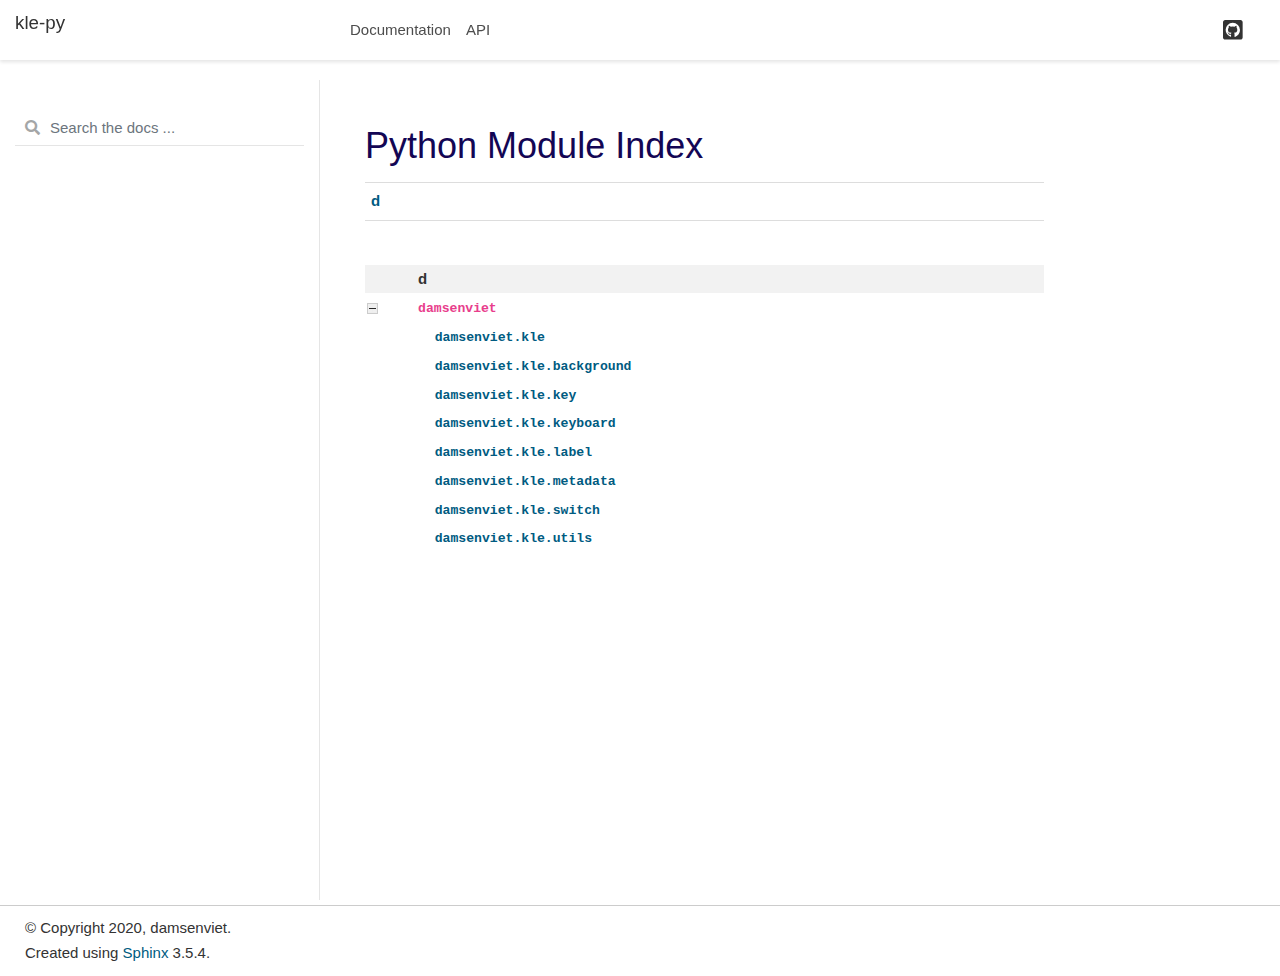
<file: py-modindex.html>
<!DOCTYPE html>

<html lang="en">
  <head>
    <meta charset="utf-8" />
    <meta name="viewport" content="width=device-width, initial-scale=1.0" />
    <title>Python Module Index &#8212; kle-py</title>
    
  <link href="_static/css/theme.css" rel="stylesheet">
  <link href="_static/css/index.ff1ffe594081f20da1ef19478df9384b.css" rel="stylesheet">

    
  <link rel="stylesheet"
    href="_static/vendor/fontawesome/5.13.0/css/all.min.css">
  <link rel="preload" as="font" type="font/woff2" crossorigin
    href="_static/vendor/fontawesome/5.13.0/webfonts/fa-solid-900.woff2">
  <link rel="preload" as="font" type="font/woff2" crossorigin
    href="_static/vendor/fontawesome/5.13.0/webfonts/fa-brands-400.woff2">

    
      

    
    <link rel="stylesheet" href="_static/pygments.css" type="text/css" />
    <link rel="stylesheet" href="_static/css/blank.css" type="text/css" />
    <link rel="stylesheet" type="text/css" href="_static/style.css" />
    
  <link rel="preload" as="script" href="_static/js/index.be7d3bbb2ef33a8344ce.js">

    <script id="documentation_options" data-url_root="./" src="_static/documentation_options.js"></script>
    <script src="_static/jquery.js"></script>
    <script src="_static/underscore.js"></script>
    <script src="_static/doctools.js"></script>
    <link rel="canonical" href="/kle-py/py-modindex.html" />
    <link rel="index" title="Index" href="genindex.html" />
    <link rel="search" title="Search" href="search.html" />

    <meta name="viewport" content="width=device-width, initial-scale=1" />
    <meta name="docsearch:language" content="en">
    

    <!-- Google Analytics -->
    


  </head>
  <body data-spy="scroll" data-target="#bd-toc-nav" data-offset="80">
    
    <div class="container-fluid" id="banner"></div>

    
    <nav class="navbar navbar-light navbar-expand-lg bg-light fixed-top bd-navbar" id="navbar-main"><div class="container-xl">

  <div id="navbar-start">
    
    
<a class="navbar-brand" href="index.html">
<p class="title">kle-py</p>
</a>

    
  </div>

  <button class="navbar-toggler" type="button" data-toggle="collapse" data-target="#navbar-collapsible" aria-controls="navbar-collapsible" aria-expanded="false" aria-label="Toggle navigation">
    <span class="navbar-toggler-icon"></span>
  </button>

  
  <div id="navbar-collapsible" class="col-lg-9 collapse navbar-collapse">
    <div id="navbar-center" class="mr-auto">
      
      <div class="navbar-center-item">
        <ul id="navbar-main-elements" class="navbar-nav">
    <li class="toctree-l1 nav-item">
 <a class="reference internal nav-link" href="documentation.html">
  Documentation
 </a>
</li>

<li class="toctree-l1 nav-item">
 <a class="reference internal nav-link" href="api/damsenviet.kle.html">
  API
 </a>
</li>

    
</ul>
      </div>
      
    </div>

    <div id="navbar-end">
      
      <div class="navbar-end-item">
        <ul id="navbar-icon-links" class="navbar-nav" aria-label="Icon Links">
        <li class="nav-item">
          <a class="nav-link" href="https://github.com/DamSenViet/kle-py" rel="noopener" target="_blank" title="GitHub">
            <span><i class="fab fa-github-square"></i></span>
            <label class="sr-only">GitHub</label>
          </a>
        </li>
      </ul>
      </div>
      
    </div>
  </div>
</div>
    </nav>
    

    <div class="container-xl">
      <div class="row">
          
            
            <!-- Only show if we have sidebars configured, else just a small margin  -->
            <div class="col-12 col-md-3 bd-sidebar"><form class="bd-search d-flex align-items-center" action="search.html" method="get">
  <i class="icon fas fa-search"></i>
  <input type="search" class="form-control" name="q" id="search-input" placeholder="Search the docs ..." aria-label="Search the docs ..." autocomplete="off" >
</form><nav class="bd-links" id="bd-docs-nav" aria-label="Main navigation">
  <div class="bd-toc-item active">
    
  </div>
</nav>
            </div>
            
          

          
          <div class="d-none d-xl-block col-xl-2 bd-toc">
            
          </div>
          

          
          
            
          
          <main class="col-12 col-md-9 col-xl-7 py-md-5 pl-md-5 pr-md-4 bd-content" role="main">
              
              <div>
                

   <h1>Python Module Index</h1>

   <div class="modindex-jumpbox">
   <a href="#cap-d"><strong>d</strong></a>
   </div>

   <table class="indextable modindextable">
     <tr class="pcap"><td></td><td>&#160;</td><td></td></tr>
     <tr class="cap" id="cap-d"><td></td><td>
       <strong>d</strong></td><td></td></tr>
     <tr>
       <td><img src="_static/minus.png" class="toggler"
              id="toggle-1" style="display: none" alt="-" /></td>
       <td>
       <code class="xref">damsenviet</code></td><td>
       <em></em></td></tr>
     <tr class="cg-1">
       <td></td>
       <td>&#160;&#160;&#160;
       <a href="api/damsenviet.kle.html#module-damsenviet.kle"><code class="xref">damsenviet.kle</code></a></td><td>
       <em></em></td></tr>
     <tr class="cg-1">
       <td></td>
       <td>&#160;&#160;&#160;
       <a href="api/damsenviet.kle.background.html#module-damsenviet.kle.background"><code class="xref">damsenviet.kle.background</code></a></td><td>
       <em></em></td></tr>
     <tr class="cg-1">
       <td></td>
       <td>&#160;&#160;&#160;
       <a href="api/damsenviet.kle.key.html#module-damsenviet.kle.key"><code class="xref">damsenviet.kle.key</code></a></td><td>
       <em></em></td></tr>
     <tr class="cg-1">
       <td></td>
       <td>&#160;&#160;&#160;
       <a href="api/damsenviet.kle.keyboard.html#module-damsenviet.kle.keyboard"><code class="xref">damsenviet.kle.keyboard</code></a></td><td>
       <em></em></td></tr>
     <tr class="cg-1">
       <td></td>
       <td>&#160;&#160;&#160;
       <a href="api/damsenviet.kle.label.html#module-damsenviet.kle.label"><code class="xref">damsenviet.kle.label</code></a></td><td>
       <em></em></td></tr>
     <tr class="cg-1">
       <td></td>
       <td>&#160;&#160;&#160;
       <a href="api/damsenviet.kle.metadata.html#module-damsenviet.kle.metadata"><code class="xref">damsenviet.kle.metadata</code></a></td><td>
       <em></em></td></tr>
     <tr class="cg-1">
       <td></td>
       <td>&#160;&#160;&#160;
       <a href="api/damsenviet.kle.switch.html#module-damsenviet.kle.switch"><code class="xref">damsenviet.kle.switch</code></a></td><td>
       <em></em></td></tr>
     <tr class="cg-1">
       <td></td>
       <td>&#160;&#160;&#160;
       <a href="api/damsenviet.kle.utils.html#module-damsenviet.kle.utils"><code class="xref">damsenviet.kle.utils</code></a></td><td>
       <em></em></td></tr>
   </table>


              </div>
              
              
          </main>
          

      </div>
    </div>
  
  <script src="_static/js/index.be7d3bbb2ef33a8344ce.js"></script>
<footer class="footer mt-5 mt-md-0">
  <div class="container">
    
    <div class="footer-item">
      <p class="copyright">
    &copy; Copyright 2020, damsenviet.<br>
</p>
    </div>
    
    <div class="footer-item">
      <p class="sphinx-version">
Created using <a href="http://sphinx-doc.org/">Sphinx</a> 3.5.4.<br>
</p>
    </div>
    
  </div>
</footer>
  </body>
</html>
</file>
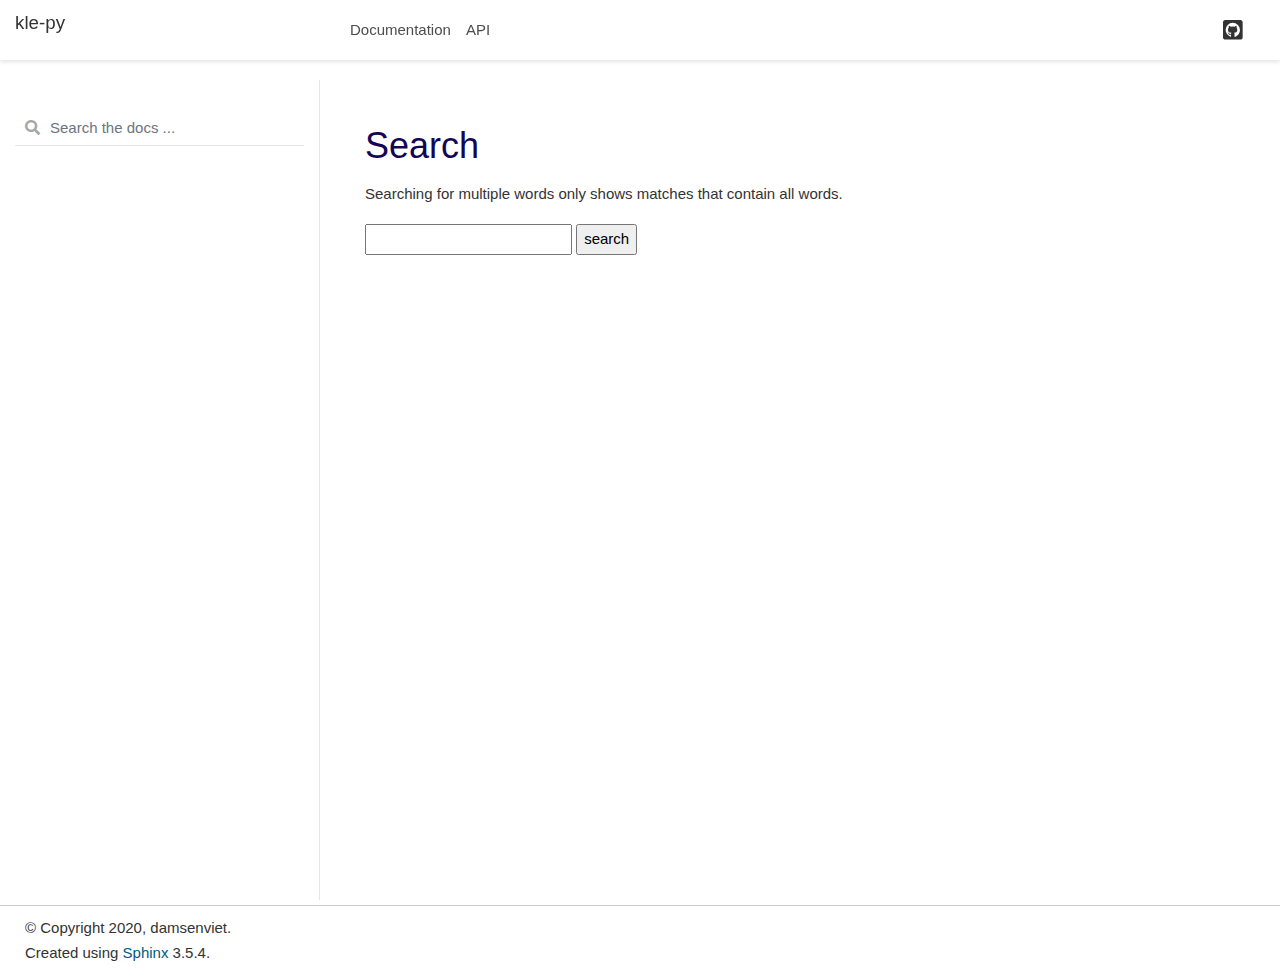
<file: search.html>
<!DOCTYPE html>

<html lang="en">
  <head>
    <meta charset="utf-8" />
    <meta name="viewport" content="width=device-width, initial-scale=1.0" />
    <title>Search &#8212; kle-py</title>
    
  <link href="_static/css/theme.css" rel="stylesheet">
  <link href="_static/css/index.ff1ffe594081f20da1ef19478df9384b.css" rel="stylesheet">

    
  <link rel="stylesheet"
    href="_static/vendor/fontawesome/5.13.0/css/all.min.css">
  <link rel="preload" as="font" type="font/woff2" crossorigin
    href="_static/vendor/fontawesome/5.13.0/webfonts/fa-solid-900.woff2">
  <link rel="preload" as="font" type="font/woff2" crossorigin
    href="_static/vendor/fontawesome/5.13.0/webfonts/fa-brands-400.woff2">

    
      

    
    <link rel="stylesheet" href="_static/pygments.css" type="text/css" />
    <link rel="stylesheet" href="_static/css/blank.css" type="text/css" />
    <link rel="stylesheet" type="text/css" href="_static/style.css" />
    
  <link rel="preload" as="script" href="_static/js/index.be7d3bbb2ef33a8344ce.js">

    
    <script id="documentation_options" data-url_root="./" src="_static/documentation_options.js"></script>
    <script src="_static/jquery.js"></script>
    <script src="_static/underscore.js"></script>
    <script src="_static/doctools.js"></script>
    <script src="_static/searchtools.js"></script>
    <script src="_static/language_data.js"></script>
    <link rel="canonical" href="/kle-py/search.html" />
    <link rel="index" title="Index" href="genindex.html" />
    <link rel="search" title="Search" href="#" />
  <script src="searchindex.js" defer></script>
  
    <meta name="viewport" content="width=device-width, initial-scale=1" />
    <meta name="docsearch:language" content="en">
    

    <!-- Google Analytics -->
    

  </head>
  <body data-spy="scroll" data-target="#bd-toc-nav" data-offset="80">
    
    <div class="container-fluid" id="banner"></div>

    
    <nav class="navbar navbar-light navbar-expand-lg bg-light fixed-top bd-navbar" id="navbar-main"><div class="container-xl">

  <div id="navbar-start">
    
    
<a class="navbar-brand" href="index.html">
<p class="title">kle-py</p>
</a>

    
  </div>

  <button class="navbar-toggler" type="button" data-toggle="collapse" data-target="#navbar-collapsible" aria-controls="navbar-collapsible" aria-expanded="false" aria-label="Toggle navigation">
    <span class="navbar-toggler-icon"></span>
  </button>

  
  <div id="navbar-collapsible" class="col-lg-9 collapse navbar-collapse">
    <div id="navbar-center" class="mr-auto">
      
      <div class="navbar-center-item">
        <ul id="navbar-main-elements" class="navbar-nav">
    <li class="toctree-l1 nav-item">
 <a class="reference internal nav-link" href="documentation.html">
  Documentation
 </a>
</li>

<li class="toctree-l1 nav-item">
 <a class="reference internal nav-link" href="api/damsenviet.kle.html">
  API
 </a>
</li>

    
</ul>
      </div>
      
    </div>

    <div id="navbar-end">
      
      <div class="navbar-end-item">
        <ul id="navbar-icon-links" class="navbar-nav" aria-label="Icon Links">
        <li class="nav-item">
          <a class="nav-link" href="https://github.com/DamSenViet/kle-py" rel="noopener" target="_blank" title="GitHub">
            <span><i class="fab fa-github-square"></i></span>
            <label class="sr-only">GitHub</label>
          </a>
        </li>
      </ul>
      </div>
      
    </div>
  </div>
</div>
    </nav>
    

    <div class="container-xl">
      <div class="row">
          
            
            <!-- Only show if we have sidebars configured, else just a small margin  -->
            <div class="col-12 col-md-3 bd-sidebar"><form class="bd-search d-flex align-items-center" action="#" method="get">
  <i class="icon fas fa-search"></i>
  <input type="search" class="form-control" name="q" id="search-input" placeholder="Search the docs ..." aria-label="Search the docs ..." autocomplete="off" >
</form><nav class="bd-links" id="bd-docs-nav" aria-label="Main navigation">
  <div class="bd-toc-item active">
    
  </div>
</nav>
            </div>
            
          

          
          <div class="d-none d-xl-block col-xl-2 bd-toc">
            
          </div>
          

          
          
            
          
          <main class="col-12 col-md-9 col-xl-7 py-md-5 pl-md-5 pr-md-4 bd-content" role="main">
              
              <div>
                
  <h1 id="search-documentation">Search</h1>
  <div id="fallback" class="admonition warning">
  <script>$('#fallback').hide();</script>
  <p>
    Please activate JavaScript to enable the search
    functionality.
  </p>
  </div>
  <p>
    Searching for multiple words only shows matches that contain
    all words.
  </p>
  <form action="" method="get">
    <input type="text" name="q" aria-labelledby="search-documentation" value="" />
    <input type="submit" value="search" />
    <span id="search-progress" style="padding-left: 10px"></span>
  </form>
  
  <div id="search-results">
  
  </div>

              </div>
              
              
          </main>
          

      </div>
    </div>
  
  <script src="_static/js/index.be7d3bbb2ef33a8344ce.js"></script>
<footer class="footer mt-5 mt-md-0">
  <div class="container">
    
    <div class="footer-item">
      <p class="copyright">
    &copy; Copyright 2020, damsenviet.<br>
</p>
    </div>
    
    <div class="footer-item">
      <p class="sphinx-version">
Created using <a href="http://sphinx-doc.org/">Sphinx</a> 3.5.4.<br>
</p>
    </div>
    
  </div>
</footer>
  </body>
</html>
</file>
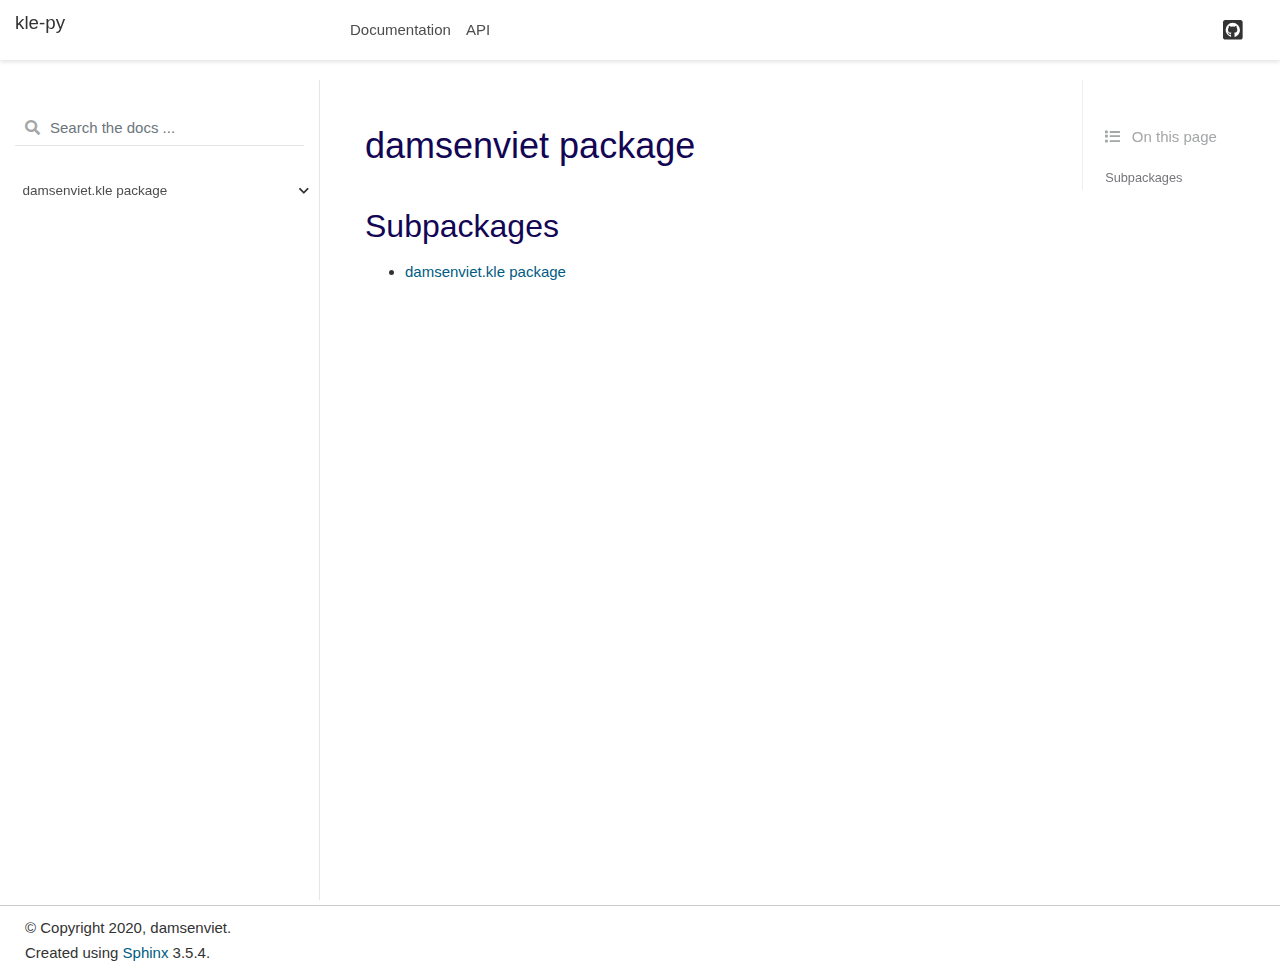
<file: api/damsenviet.html>
<!DOCTYPE html>

<html lang="en">
  <head>
    <meta charset="utf-8" />
    <meta name="viewport" content="width=device-width, initial-scale=1.0" />
    <title>damsenviet package &#8212; kle-py</title>
    
  <link href="../_static/css/theme.css" rel="stylesheet" />
  <link href="../_static/css/index.c5995385ac14fb8791e8eb36b4908be2.css" rel="stylesheet" />

    
  <link rel="stylesheet"
    href="../_static/vendor/fontawesome/5.13.0/css/all.min.css">
  <link rel="preload" as="font" type="font/woff2" crossorigin
    href="../_static/vendor/fontawesome/5.13.0/webfonts/fa-solid-900.woff2">
  <link rel="preload" as="font" type="font/woff2" crossorigin
    href="../_static/vendor/fontawesome/5.13.0/webfonts/fa-brands-400.woff2">

    
      

    
    <link rel="stylesheet" href="../_static/pygments.css" type="text/css" />
    <link rel="stylesheet" href="../_static/basic.css" type="text/css" />
    <link rel="stylesheet" type="text/css" href="../_static/style.css" />
    
  <link rel="preload" as="script" href="../_static/js/index.1c5a1a01449ed65a7b51.js">

    <script id="documentation_options" data-url_root="../" src="../_static/documentation_options.js"></script>
    <script src="../_static/jquery.js"></script>
    <script src="../_static/underscore.js"></script>
    <script src="../_static/doctools.js"></script>
    <link rel="canonical" href="/kle-py/api/damsenviet.html" />
    <link rel="index" title="Index" href="../genindex.html" />
    <link rel="search" title="Search" href="../search.html" />
    <meta name="viewport" content="width=device-width, initial-scale=1" />
    <meta name="docsearch:language" content="en" />
    
  </head>
  <body data-spy="scroll" data-target="#bd-toc-nav" data-offset="80">
    
    <div class="container-fluid" id="banner"></div>

    
    <nav class="navbar navbar-light navbar-expand-lg bg-light fixed-top bd-navbar" id="navbar-main"><div class="container-xl">

  <div id="navbar-start">
    
    
<a class="navbar-brand" href="../index.html">
<p class="title">kle-py</p>
</a>

    
  </div>

  <button class="navbar-toggler" type="button" data-toggle="collapse" data-target="#navbar-collapsible" aria-controls="navbar-collapsible" aria-expanded="false" aria-label="Toggle navigation">
    <span class="navbar-toggler-icon"></span>
  </button>

  
  <div id="navbar-collapsible" class="col-lg-9 collapse navbar-collapse">
    <div id="navbar-center" class="mr-auto">
      
      <div class="navbar-center-item">
        <ul id="navbar-main-elements" class="navbar-nav">
    <li class="toctree-l1 nav-item">
 <a class="reference internal nav-link" href="../documentation.html">
  Documentation
 </a>
</li>

<li class="toctree-l1 nav-item">
 <a class="reference internal nav-link" href="damsenviet.kle.html">
  API
 </a>
</li>

    
</ul>
      </div>
      
    </div>

    <div id="navbar-end">
      
      <div class="navbar-end-item">
        <ul id="navbar-icon-links" class="navbar-nav" aria-label="Icon Links">
        <li class="nav-item">
          <a class="nav-link" href="https://github.com/DamSenViet/kle-py" rel="noopener" target="_blank" title="GitHub">
            <span><i class="fab fa-github-square"></i></span>
            <label class="sr-only">GitHub</label>
          </a>
        </li>
      </ul>
      </div>
      
    </div>
  </div>
</div>
    </nav>
    

    <div class="container-xl">
      <div class="row">
          
            
            <!-- Only show if we have sidebars configured, else just a small margin  -->
            <div class="col-12 col-md-3 bd-sidebar"><form class="bd-search d-flex align-items-center" action="../search.html" method="get">
  <i class="icon fas fa-search"></i>
  <input type="search" class="form-control" name="q" id="search-input" placeholder="Search the docs ..." aria-label="Search the docs ..." autocomplete="off" >
</form><nav class="bd-links" id="bd-docs-nav" aria-label="Main navigation">
  <div class="bd-toc-item active">
    <ul class="nav bd-sidenav">
 <li class="toctree-l1 has-children">
  <a class="reference internal" href="damsenviet.kle.html">
   damsenviet.kle package
  </a>
  <input class="toctree-checkbox" id="toctree-checkbox-1" name="toctree-checkbox-1" type="checkbox"/>
  <label for="toctree-checkbox-1">
   <i class="fas fa-chevron-down">
   </i>
  </label>
  <ul>
   <li class="toctree-l2">
    <a class="reference internal" href="damsenviet.kle.keyboard.html">
     damsenviet.kle.keyboard module
    </a>
   </li>
   <li class="toctree-l2">
    <a class="reference internal" href="damsenviet.kle.metadata.html">
     damsenviet.kle.metadata module
    </a>
   </li>
   <li class="toctree-l2">
    <a class="reference internal" href="damsenviet.kle.background.html">
     damsenviet.kle.background module
    </a>
   </li>
   <li class="toctree-l2">
    <a class="reference internal" href="damsenviet.kle.key.html">
     damsenviet.kle.key module
    </a>
   </li>
   <li class="toctree-l2">
    <a class="reference internal" href="damsenviet.kle.switch.html">
     damsenviet.kle.switch module
    </a>
   </li>
   <li class="toctree-l2">
    <a class="reference internal" href="damsenviet.kle.label.html">
     damsenviet.kle.label module
    </a>
   </li>
   <li class="toctree-l2">
    <a class="reference internal" href="damsenviet.kle.exceptions.html">
     damsenviet.kle.exceptions module
    </a>
   </li>
   <li class="toctree-l2">
    <a class="reference internal" href="damsenviet.kle.utils.html">
     damsenviet.kle.utils module
    </a>
   </li>
  </ul>
 </li>
</ul>

  </div>
</nav>
            </div>
            
          

          
          <div class="d-none d-xl-block col-xl-2 bd-toc">
            
              
              <div class="toc-item">
                
<div class="tocsection onthispage pt-5 pb-3">
    <i class="fas fa-list"></i> On this page
</div>

<nav id="bd-toc-nav">
    <ul class="visible nav section-nav flex-column">
 <li class="toc-h2 nav-item toc-entry">
  <a class="reference internal nav-link" href="#subpackages">
   Subpackages
  </a>
 </li>
</ul>

</nav>
              </div>
              
              <div class="toc-item">
                
              </div>
              
            
          </div>
          

          
          
            
          
          <main class="col-12 col-md-9 col-xl-7 py-md-5 pl-md-5 pr-md-4 bd-content" role="main">
              
              <div>
                
  <div class="section" id="module-damsenviet">
<span id="damsenviet-package"></span><h1>damsenviet package<a class="headerlink" href="#module-damsenviet" title="Permalink to this headline">¶</a></h1>
<div class="section" id="subpackages">
<h2>Subpackages<a class="headerlink" href="#subpackages" title="Permalink to this headline">¶</a></h2>
<div class="toctree-wrapper compound">
<ul>
<li class="toctree-l1"><a class="reference internal" href="damsenviet.kle.html">damsenviet.kle package</a></li>
</ul>
</div>
</div>
</div>


              </div>
              
              
          </main>
          

      </div>
    </div>
  
  <script src="../_static/js/index.1c5a1a01449ed65a7b51.js"></script>

  <footer class="footer mt-5 mt-md-0">
  <div class="container">
    
    <div class="footer-item">
      <p class="copyright">
    &copy; Copyright 2020, damsenviet.<br/>
</p>
    </div>
    
    <div class="footer-item">
      <p class="sphinx-version">
Created using <a href="http://sphinx-doc.org/">Sphinx</a> 3.5.4.<br/>
</p>
    </div>
    
  </div>
</footer>
  </body>
</html>
</file>
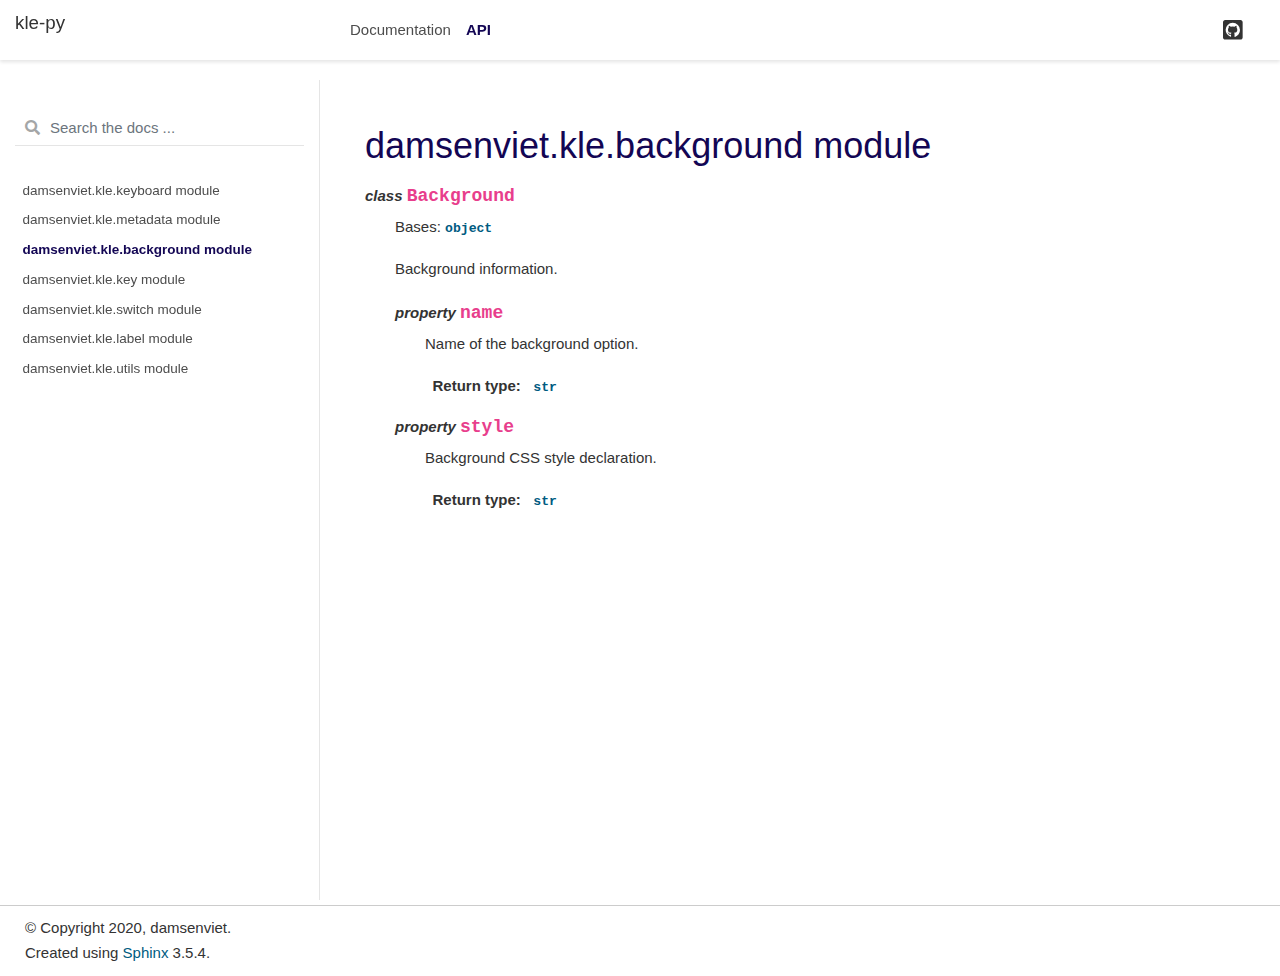
<file: api/damsenviet.kle.background.html>
<!DOCTYPE html>

<html lang="en">
  <head>
    <meta charset="utf-8" />
    <meta name="viewport" content="width=device-width, initial-scale=1.0" />
    <title>damsenviet.kle.background module &#8212; kle-py</title>
    
  <link href="../_static/css/theme.css" rel="stylesheet">
  <link href="../_static/css/index.ff1ffe594081f20da1ef19478df9384b.css" rel="stylesheet">

    
  <link rel="stylesheet"
    href="../_static/vendor/fontawesome/5.13.0/css/all.min.css">
  <link rel="preload" as="font" type="font/woff2" crossorigin
    href="../_static/vendor/fontawesome/5.13.0/webfonts/fa-solid-900.woff2">
  <link rel="preload" as="font" type="font/woff2" crossorigin
    href="../_static/vendor/fontawesome/5.13.0/webfonts/fa-brands-400.woff2">

    
      

    
    <link rel="stylesheet" href="../_static/pygments.css" type="text/css" />
    <link rel="stylesheet" href="../_static/css/blank.css" type="text/css" />
    <link rel="stylesheet" type="text/css" href="../_static/style.css" />
    
  <link rel="preload" as="script" href="../_static/js/index.be7d3bbb2ef33a8344ce.js">

    <script id="documentation_options" data-url_root="../" src="../_static/documentation_options.js"></script>
    <script src="../_static/jquery.js"></script>
    <script src="../_static/underscore.js"></script>
    <script src="../_static/doctools.js"></script>
    <link rel="canonical" href="/kle-py/api/damsenviet.kle.background.html" />
    <link rel="index" title="Index" href="../genindex.html" />
    <link rel="search" title="Search" href="../search.html" />
    <link rel="next" title="damsenviet.kle.key module" href="damsenviet.kle.key.html" />
    <link rel="prev" title="damsenviet.kle.metadata module" href="damsenviet.kle.metadata.html" />
    <meta name="viewport" content="width=device-width, initial-scale=1" />
    <meta name="docsearch:language" content="en">
    

    <!-- Google Analytics -->
    
  </head>
  <body data-spy="scroll" data-target="#bd-toc-nav" data-offset="80">
    
    <div class="container-fluid" id="banner"></div>

    
    <nav class="navbar navbar-light navbar-expand-lg bg-light fixed-top bd-navbar" id="navbar-main"><div class="container-xl">

  <div id="navbar-start">
    
    
<a class="navbar-brand" href="../index.html">
<p class="title">kle-py</p>
</a>

    
  </div>

  <button class="navbar-toggler" type="button" data-toggle="collapse" data-target="#navbar-collapsible" aria-controls="navbar-collapsible" aria-expanded="false" aria-label="Toggle navigation">
    <span class="navbar-toggler-icon"></span>
  </button>

  
  <div id="navbar-collapsible" class="col-lg-9 collapse navbar-collapse">
    <div id="navbar-center" class="mr-auto">
      
      <div class="navbar-center-item">
        <ul id="navbar-main-elements" class="navbar-nav">
    <li class="toctree-l1 nav-item">
 <a class="reference internal nav-link" href="../documentation.html">
  Documentation
 </a>
</li>

<li class="toctree-l1 current active nav-item">
 <a class="reference internal nav-link" href="damsenviet.kle.html">
  API
 </a>
</li>

    
</ul>
      </div>
      
    </div>

    <div id="navbar-end">
      
      <div class="navbar-end-item">
        <ul id="navbar-icon-links" class="navbar-nav" aria-label="Icon Links">
        <li class="nav-item">
          <a class="nav-link" href="https://github.com/DamSenViet/kle-py" rel="noopener" target="_blank" title="GitHub">
            <span><i class="fab fa-github-square"></i></span>
            <label class="sr-only">GitHub</label>
          </a>
        </li>
      </ul>
      </div>
      
    </div>
  </div>
</div>
    </nav>
    

    <div class="container-xl">
      <div class="row">
          
            
            <!-- Only show if we have sidebars configured, else just a small margin  -->
            <div class="col-12 col-md-3 bd-sidebar"><form class="bd-search d-flex align-items-center" action="../search.html" method="get">
  <i class="icon fas fa-search"></i>
  <input type="search" class="form-control" name="q" id="search-input" placeholder="Search the docs ..." aria-label="Search the docs ..." autocomplete="off" >
</form><nav class="bd-links" id="bd-docs-nav" aria-label="Main navigation">
  <div class="bd-toc-item active">
    <ul class="current nav bd-sidenav">
 <li class="toctree-l1">
  <a class="reference internal" href="damsenviet.kle.keyboard.html">
   damsenviet.kle.keyboard module
  </a>
 </li>
 <li class="toctree-l1">
  <a class="reference internal" href="damsenviet.kle.metadata.html">
   damsenviet.kle.metadata module
  </a>
 </li>
 <li class="toctree-l1 current active">
  <a class="current reference internal" href="#">
   damsenviet.kle.background module
  </a>
 </li>
 <li class="toctree-l1">
  <a class="reference internal" href="damsenviet.kle.key.html">
   damsenviet.kle.key module
  </a>
 </li>
 <li class="toctree-l1">
  <a class="reference internal" href="damsenviet.kle.switch.html">
   damsenviet.kle.switch module
  </a>
 </li>
 <li class="toctree-l1">
  <a class="reference internal" href="damsenviet.kle.label.html">
   damsenviet.kle.label module
  </a>
 </li>
 <li class="toctree-l1">
  <a class="reference internal" href="damsenviet.kle.utils.html">
   damsenviet.kle.utils module
  </a>
 </li>
</ul>

  </div>
</nav>
            </div>
            
          

          
          <div class="d-none d-xl-block col-xl-2 bd-toc">
            
              
              <div class="toc-item">
                

<nav id="bd-toc-nav">
    
</nav>
              </div>
              
              <div class="toc-item">
                
              </div>
              
            
          </div>
          

          
          
            
          
          <main class="col-12 col-md-9 col-xl-7 py-md-5 pl-md-5 pr-md-4 bd-content" role="main">
              
              <div>
                
  <div class="section" id="module-damsenviet.kle.background">
<span id="damsenviet-kle-background-module"></span><h1>damsenviet.kle.background module<a class="headerlink" href="#module-damsenviet.kle.background" title="Permalink to this headline">¶</a></h1>
<dl class="py class">
<dt id="damsenviet.kle.background.Background">
<em class="property"><span class="pre">class</span> </em><code class="sig-name descname"><span class="pre">Background</span></code><a class="headerlink" href="#damsenviet.kle.background.Background" title="Permalink to this definition">¶</a></dt>
<dd><p>Bases: <a class="reference external" href="https://docs.python.org/3/library/functions.html#object" title="(in Python v3.10)"><code class="xref py py-class docutils literal notranslate"><span class="pre">object</span></code></a></p>
<p>Background information.</p>
<dl class="py method">
<dt id="damsenviet.kle.background.Background.name">
<em class="property"><span class="pre">property</span> </em><code class="sig-name descname"><span class="pre">name</span></code><a class="headerlink" href="#damsenviet.kle.background.Background.name" title="Permalink to this definition">¶</a></dt>
<dd><p>Name of the background option.</p>
<dl class="field-list simple">
<dt class="field-odd">Return type</dt>
<dd class="field-odd"><p><a class="reference external" href="https://docs.python.org/3/library/stdtypes.html#str" title="(in Python v3.10)"><code class="xref py py-class docutils literal notranslate"><span class="pre">str</span></code></a></p>
</dd>
</dl>
</dd></dl>

<dl class="py method">
<dt id="damsenviet.kle.background.Background.style">
<em class="property"><span class="pre">property</span> </em><code class="sig-name descname"><span class="pre">style</span></code><a class="headerlink" href="#damsenviet.kle.background.Background.style" title="Permalink to this definition">¶</a></dt>
<dd><p>Background CSS style declaration.</p>
<dl class="field-list simple">
<dt class="field-odd">Return type</dt>
<dd class="field-odd"><p><a class="reference external" href="https://docs.python.org/3/library/stdtypes.html#str" title="(in Python v3.10)"><code class="xref py py-class docutils literal notranslate"><span class="pre">str</span></code></a></p>
</dd>
</dl>
</dd></dl>

</dd></dl>

</div>


              </div>
              
              
          </main>
          

      </div>
    </div>
  
  <script src="../_static/js/index.be7d3bbb2ef33a8344ce.js"></script>
<footer class="footer mt-5 mt-md-0">
  <div class="container">
    
    <div class="footer-item">
      <p class="copyright">
    &copy; Copyright 2020, damsenviet.<br>
</p>
    </div>
    
    <div class="footer-item">
      <p class="sphinx-version">
Created using <a href="http://sphinx-doc.org/">Sphinx</a> 3.5.4.<br>
</p>
    </div>
    
  </div>
</footer>
  </body>
</html>
</file>
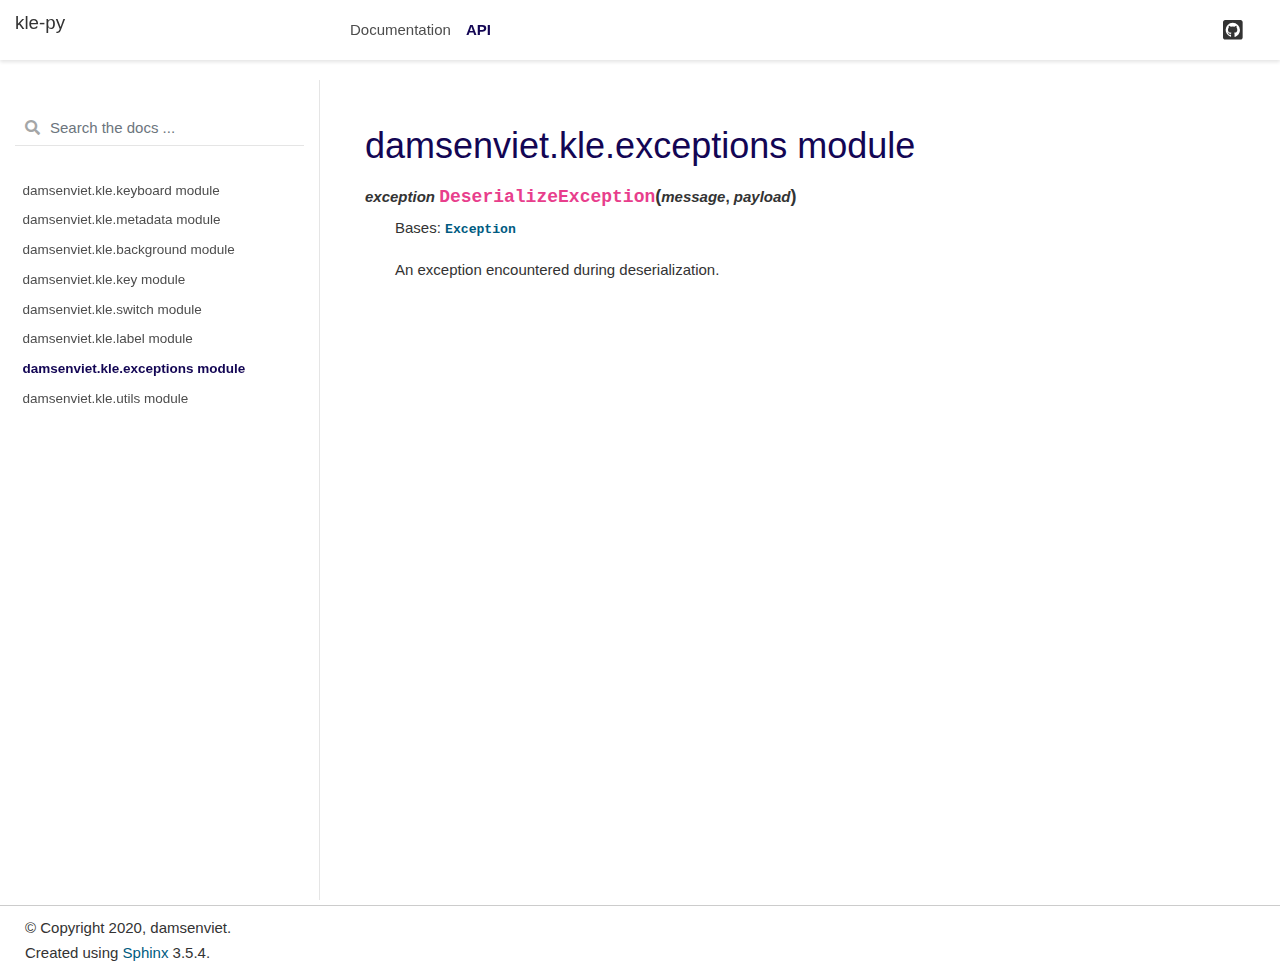
<file: api/damsenviet.kle.exceptions.html>
<!DOCTYPE html>

<html lang="en">
  <head>
    <meta charset="utf-8" />
    <meta name="viewport" content="width=device-width, initial-scale=1.0" />
    <title>damsenviet.kle.exceptions module &#8212; kle-py</title>
    
  <link href="../_static/css/theme.css" rel="stylesheet" />
  <link href="../_static/css/index.c5995385ac14fb8791e8eb36b4908be2.css" rel="stylesheet" />

    
  <link rel="stylesheet"
    href="../_static/vendor/fontawesome/5.13.0/css/all.min.css">
  <link rel="preload" as="font" type="font/woff2" crossorigin
    href="../_static/vendor/fontawesome/5.13.0/webfonts/fa-solid-900.woff2">
  <link rel="preload" as="font" type="font/woff2" crossorigin
    href="../_static/vendor/fontawesome/5.13.0/webfonts/fa-brands-400.woff2">

    
      

    
    <link rel="stylesheet" href="../_static/pygments.css" type="text/css" />
    <link rel="stylesheet" href="../_static/basic.css" type="text/css" />
    <link rel="stylesheet" type="text/css" href="../_static/style.css" />
    
  <link rel="preload" as="script" href="../_static/js/index.1c5a1a01449ed65a7b51.js">

    <script id="documentation_options" data-url_root="../" src="../_static/documentation_options.js"></script>
    <script src="../_static/jquery.js"></script>
    <script src="../_static/underscore.js"></script>
    <script src="../_static/doctools.js"></script>
    <link rel="canonical" href="/kle-py/api/damsenviet.kle.exceptions.html" />
    <link rel="index" title="Index" href="../genindex.html" />
    <link rel="search" title="Search" href="../search.html" />
    <link rel="next" title="damsenviet.kle.utils module" href="damsenviet.kle.utils.html" />
    <link rel="prev" title="damsenviet.kle.label module" href="damsenviet.kle.label.html" />
    <meta name="viewport" content="width=device-width, initial-scale=1" />
    <meta name="docsearch:language" content="en" />
    
  </head>
  <body data-spy="scroll" data-target="#bd-toc-nav" data-offset="80">
    
    <div class="container-fluid" id="banner"></div>

    
    <nav class="navbar navbar-light navbar-expand-lg bg-light fixed-top bd-navbar" id="navbar-main"><div class="container-xl">

  <div id="navbar-start">
    
    
<a class="navbar-brand" href="../index.html">
<p class="title">kle-py</p>
</a>

    
  </div>

  <button class="navbar-toggler" type="button" data-toggle="collapse" data-target="#navbar-collapsible" aria-controls="navbar-collapsible" aria-expanded="false" aria-label="Toggle navigation">
    <span class="navbar-toggler-icon"></span>
  </button>

  
  <div id="navbar-collapsible" class="col-lg-9 collapse navbar-collapse">
    <div id="navbar-center" class="mr-auto">
      
      <div class="navbar-center-item">
        <ul id="navbar-main-elements" class="navbar-nav">
    <li class="toctree-l1 nav-item">
 <a class="reference internal nav-link" href="../documentation.html">
  Documentation
 </a>
</li>

<li class="toctree-l1 current active nav-item">
 <a class="reference internal nav-link" href="damsenviet.kle.html">
  API
 </a>
</li>

    
</ul>
      </div>
      
    </div>

    <div id="navbar-end">
      
      <div class="navbar-end-item">
        <ul id="navbar-icon-links" class="navbar-nav" aria-label="Icon Links">
        <li class="nav-item">
          <a class="nav-link" href="https://github.com/DamSenViet/kle-py" rel="noopener" target="_blank" title="GitHub">
            <span><i class="fab fa-github-square"></i></span>
            <label class="sr-only">GitHub</label>
          </a>
        </li>
      </ul>
      </div>
      
    </div>
  </div>
</div>
    </nav>
    

    <div class="container-xl">
      <div class="row">
          
            
            <!-- Only show if we have sidebars configured, else just a small margin  -->
            <div class="col-12 col-md-3 bd-sidebar"><form class="bd-search d-flex align-items-center" action="../search.html" method="get">
  <i class="icon fas fa-search"></i>
  <input type="search" class="form-control" name="q" id="search-input" placeholder="Search the docs ..." aria-label="Search the docs ..." autocomplete="off" >
</form><nav class="bd-links" id="bd-docs-nav" aria-label="Main navigation">
  <div class="bd-toc-item active">
    <ul class="current nav bd-sidenav">
 <li class="toctree-l1">
  <a class="reference internal" href="damsenviet.kle.keyboard.html">
   damsenviet.kle.keyboard module
  </a>
 </li>
 <li class="toctree-l1">
  <a class="reference internal" href="damsenviet.kle.metadata.html">
   damsenviet.kle.metadata module
  </a>
 </li>
 <li class="toctree-l1">
  <a class="reference internal" href="damsenviet.kle.background.html">
   damsenviet.kle.background module
  </a>
 </li>
 <li class="toctree-l1">
  <a class="reference internal" href="damsenviet.kle.key.html">
   damsenviet.kle.key module
  </a>
 </li>
 <li class="toctree-l1">
  <a class="reference internal" href="damsenviet.kle.switch.html">
   damsenviet.kle.switch module
  </a>
 </li>
 <li class="toctree-l1">
  <a class="reference internal" href="damsenviet.kle.label.html">
   damsenviet.kle.label module
  </a>
 </li>
 <li class="toctree-l1 current active">
  <a class="current reference internal" href="#">
   damsenviet.kle.exceptions module
  </a>
 </li>
 <li class="toctree-l1">
  <a class="reference internal" href="damsenviet.kle.utils.html">
   damsenviet.kle.utils module
  </a>
 </li>
</ul>

  </div>
</nav>
            </div>
            
          

          
          <div class="d-none d-xl-block col-xl-2 bd-toc">
            
              
              <div class="toc-item">
                

<nav id="bd-toc-nav">
    
</nav>
              </div>
              
              <div class="toc-item">
                
              </div>
              
            
          </div>
          

          
          
            
          
          <main class="col-12 col-md-9 col-xl-7 py-md-5 pl-md-5 pr-md-4 bd-content" role="main">
              
              <div>
                
  <div class="section" id="module-damsenviet.kle.exceptions">
<span id="damsenviet-kle-exceptions-module"></span><h1>damsenviet.kle.exceptions module<a class="headerlink" href="#module-damsenviet.kle.exceptions" title="Permalink to this headline">¶</a></h1>
<dl class="py exception">
<dt id="damsenviet.kle.exceptions.DeserializeException">
<em class="property"><span class="pre">exception</span> </em><code class="sig-name descname"><span class="pre">DeserializeException</span></code><span class="sig-paren">(</span><em class="sig-param"><span class="n"><span class="pre">message</span></span></em>, <em class="sig-param"><span class="n"><span class="pre">payload</span></span></em><span class="sig-paren">)</span><a class="headerlink" href="#damsenviet.kle.exceptions.DeserializeException" title="Permalink to this definition">¶</a></dt>
<dd><p>Bases: <a class="reference external" href="https://docs.python.org/3/library/exceptions.html#Exception" title="(in Python v3.9)"><code class="xref py py-class docutils literal notranslate"><span class="pre">Exception</span></code></a></p>
<p>An exception encountered during deserialization.</p>
</dd></dl>

</div>


              </div>
              
              
          </main>
          

      </div>
    </div>
  
  <script src="../_static/js/index.1c5a1a01449ed65a7b51.js"></script>

  <footer class="footer mt-5 mt-md-0">
  <div class="container">
    
    <div class="footer-item">
      <p class="copyright">
    &copy; Copyright 2020, damsenviet.<br/>
</p>
    </div>
    
    <div class="footer-item">
      <p class="sphinx-version">
Created using <a href="http://sphinx-doc.org/">Sphinx</a> 3.5.4.<br/>
</p>
    </div>
    
  </div>
</footer>
  </body>
</html>
</file>
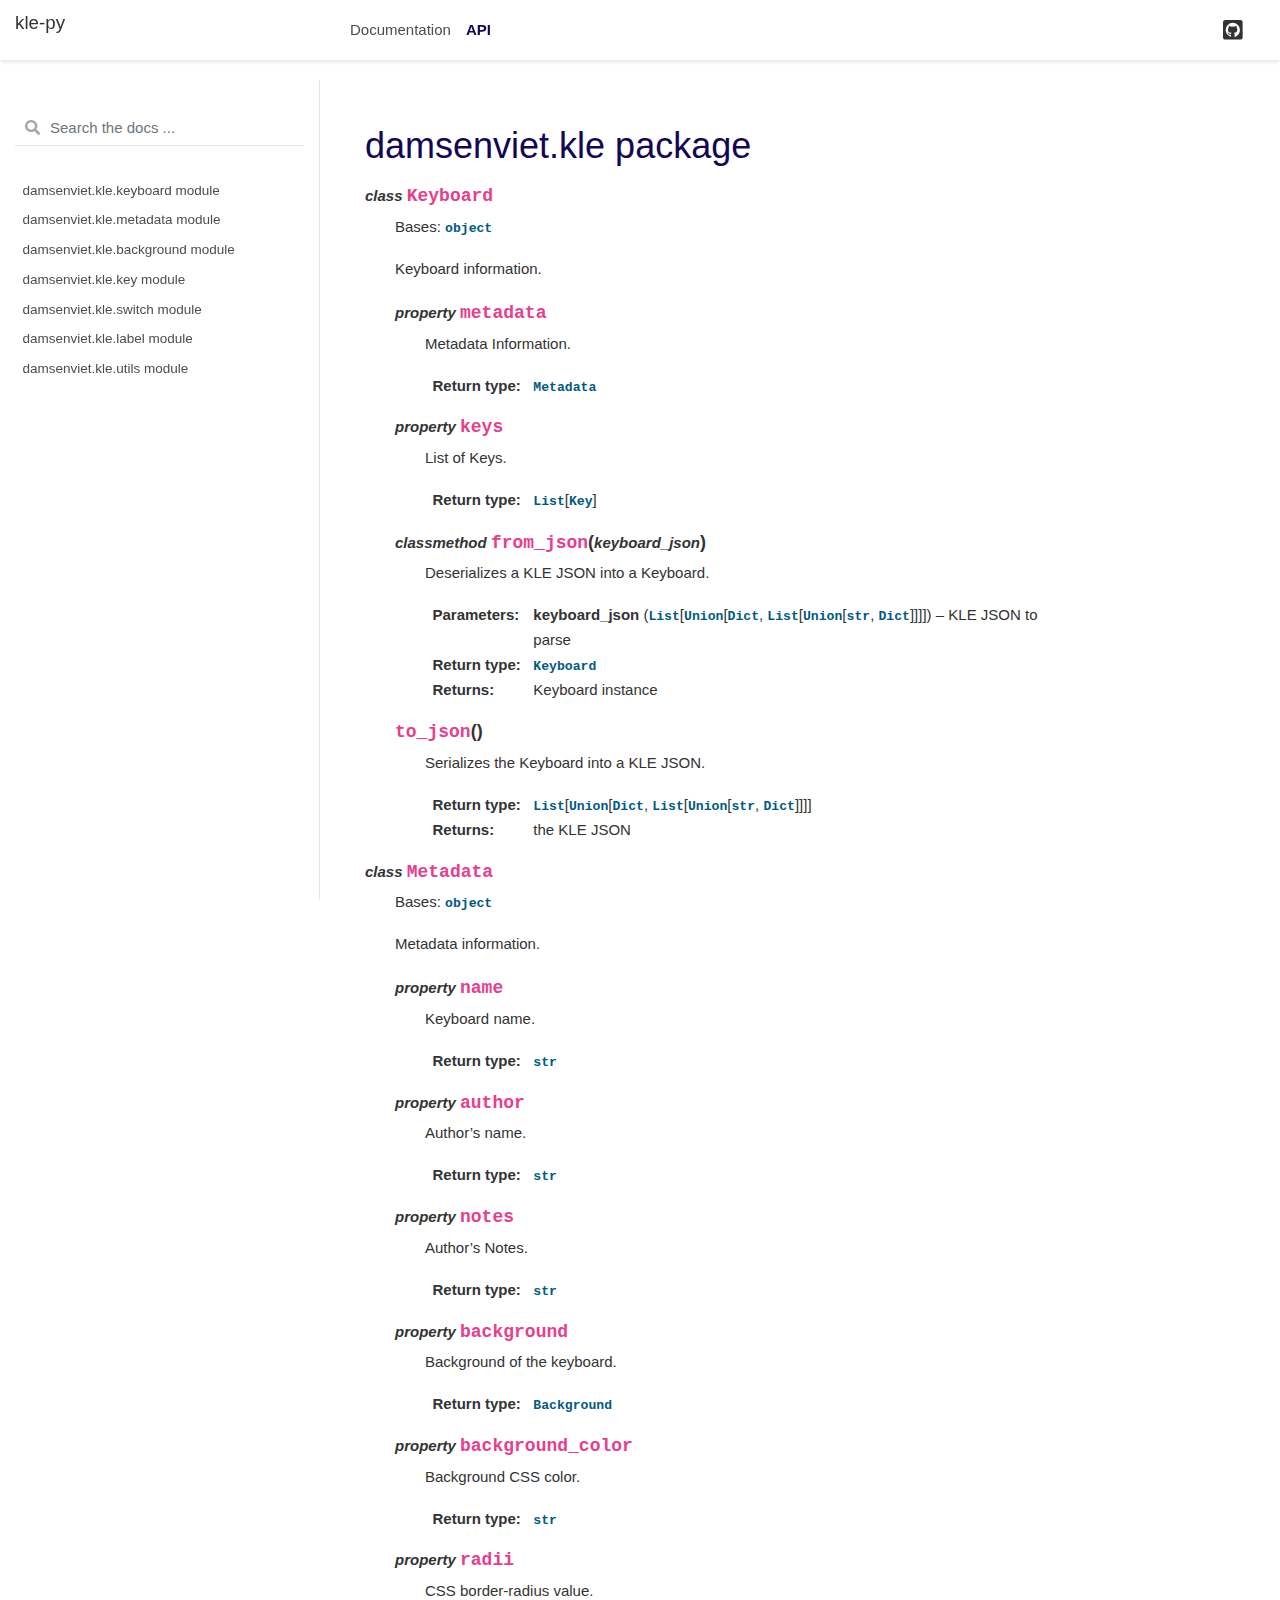
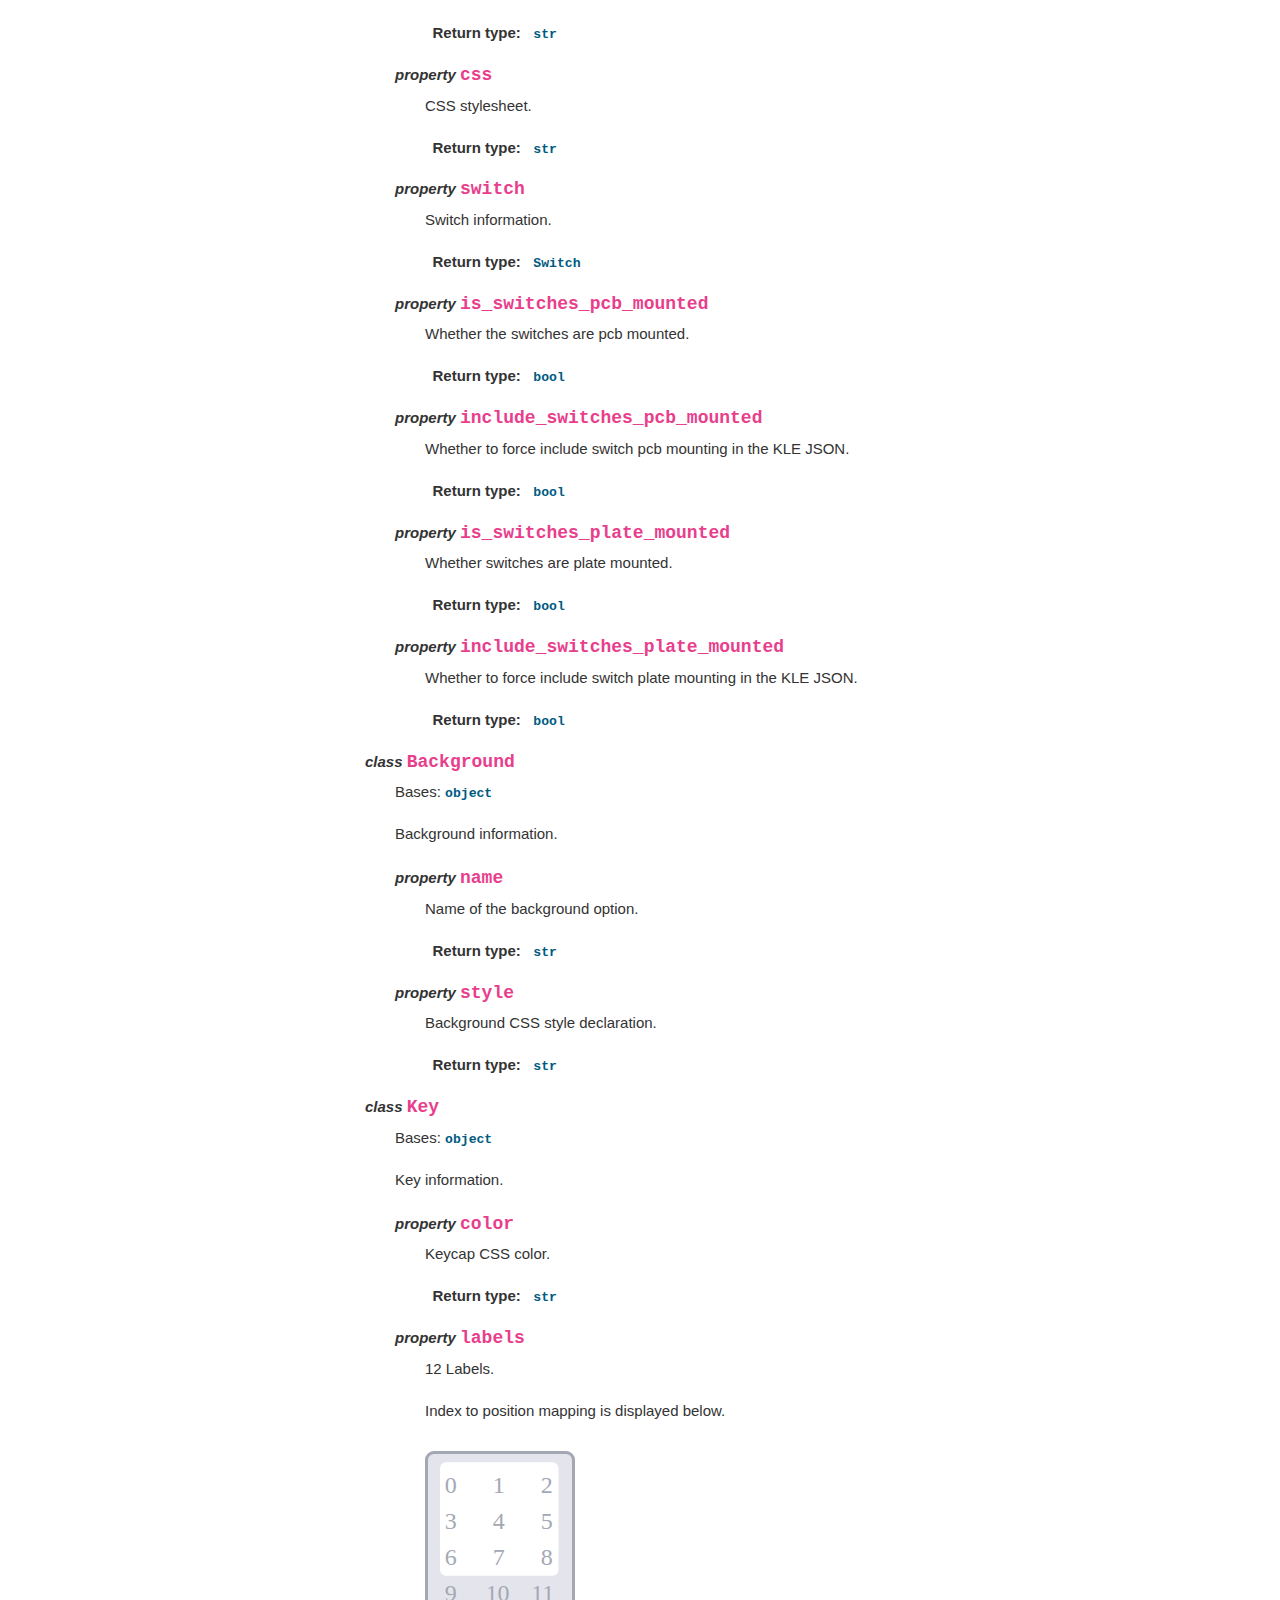
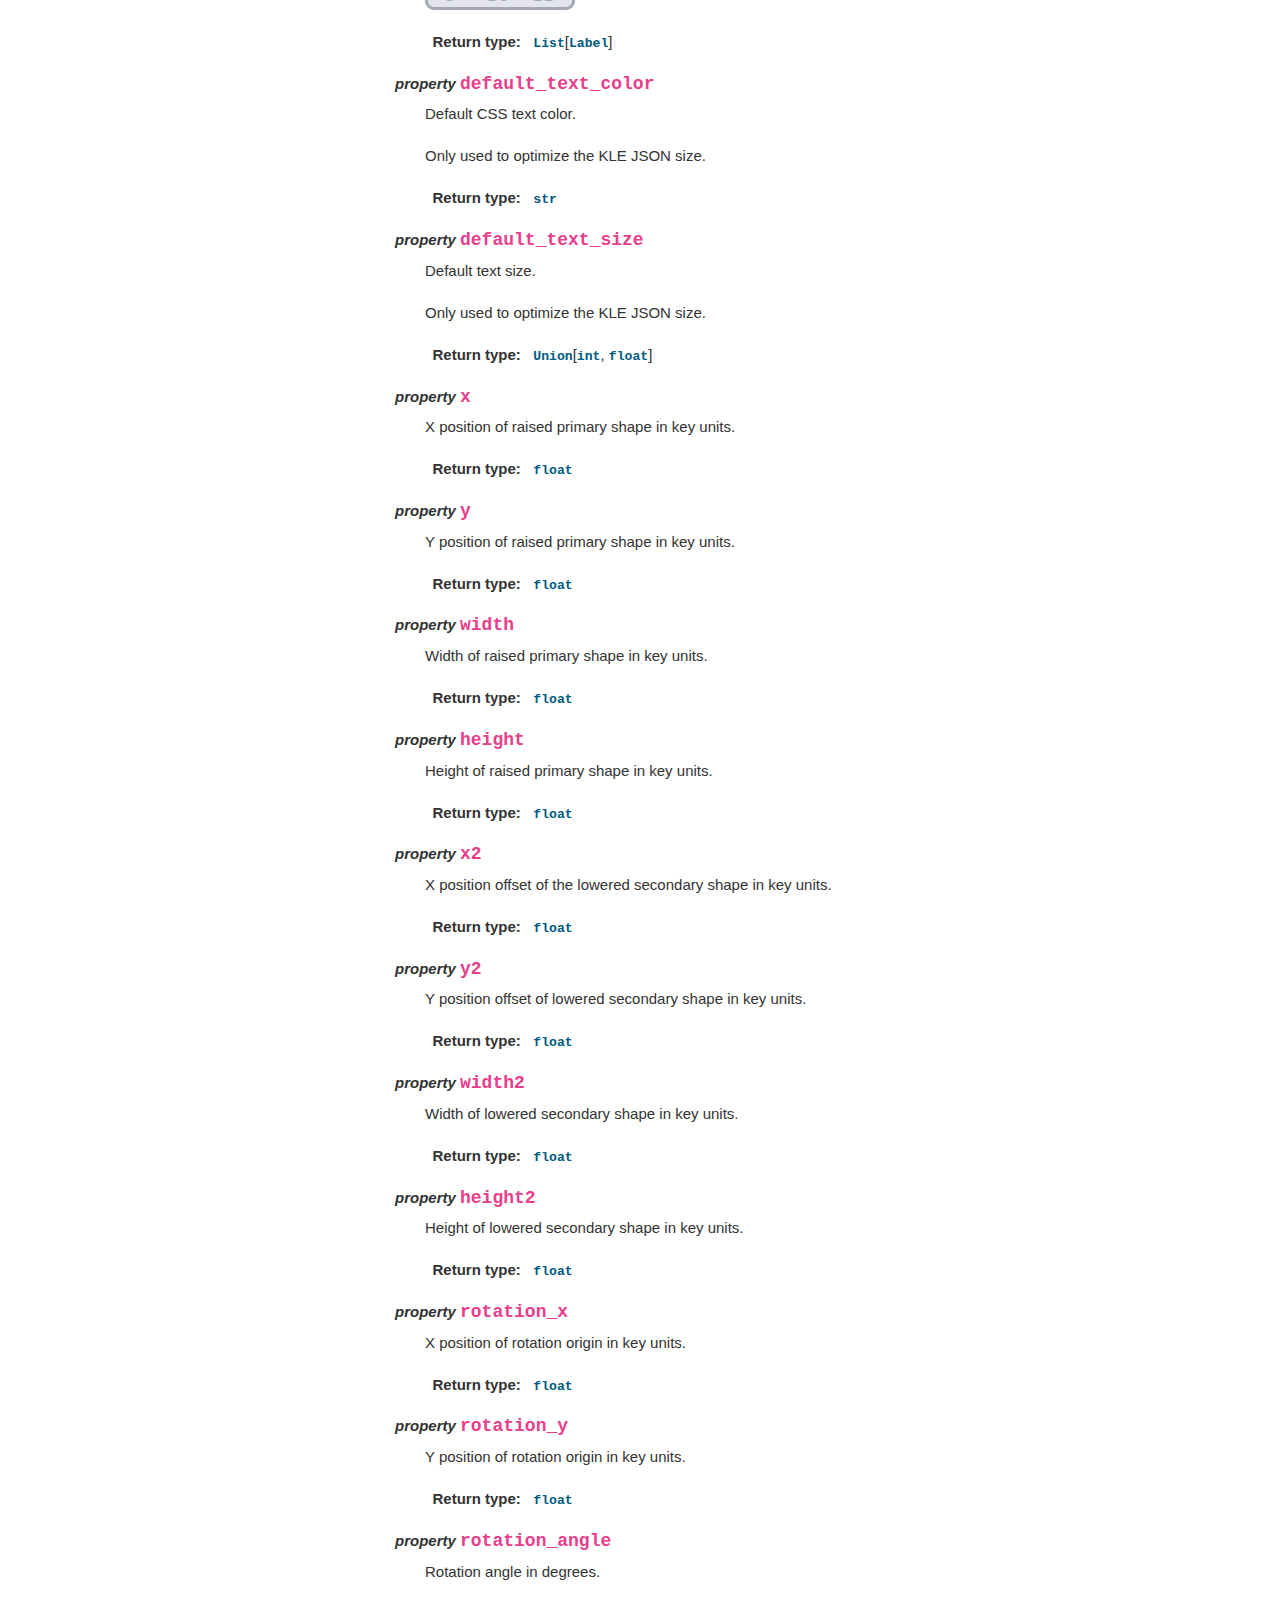
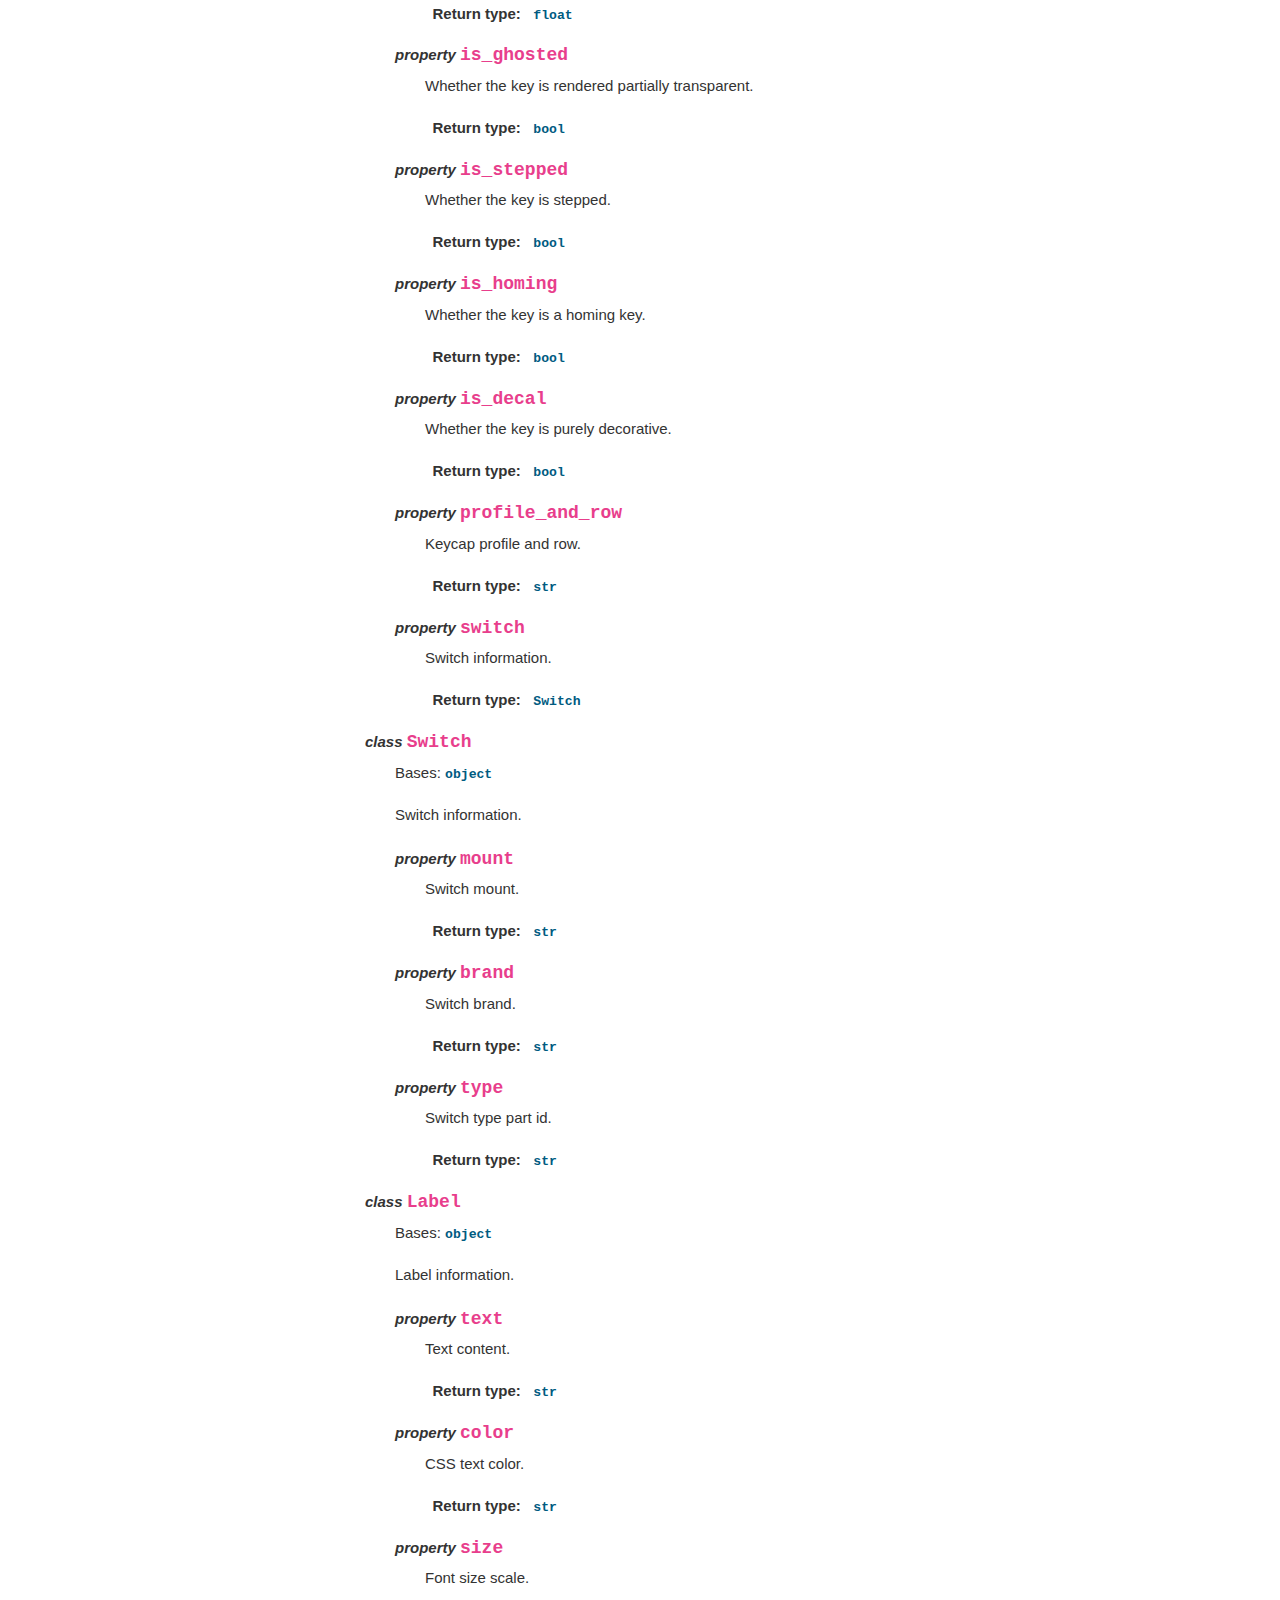
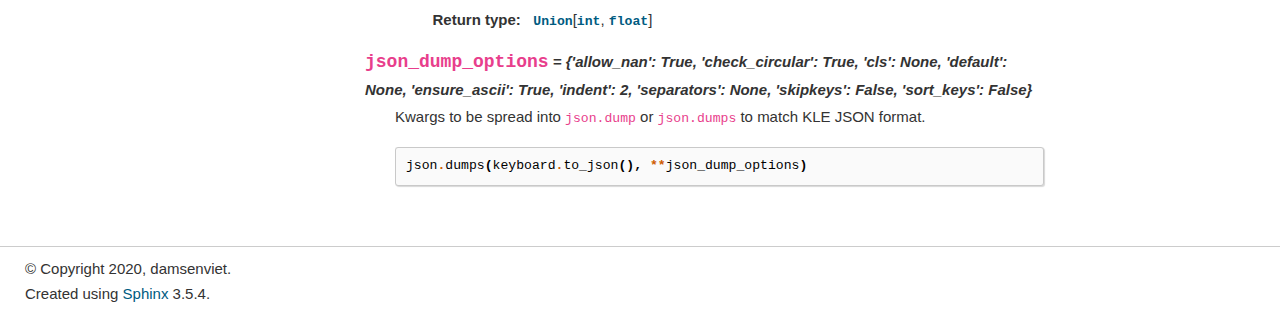
<file: api/damsenviet.kle.html>
<!DOCTYPE html>

<html lang="en">
  <head>
    <meta charset="utf-8" />
    <meta name="viewport" content="width=device-width, initial-scale=1.0" />
    <title>damsenviet.kle package &#8212; kle-py</title>
    
  <link href="../_static/css/theme.css" rel="stylesheet">
  <link href="../_static/css/index.ff1ffe594081f20da1ef19478df9384b.css" rel="stylesheet">

    
  <link rel="stylesheet"
    href="../_static/vendor/fontawesome/5.13.0/css/all.min.css">
  <link rel="preload" as="font" type="font/woff2" crossorigin
    href="../_static/vendor/fontawesome/5.13.0/webfonts/fa-solid-900.woff2">
  <link rel="preload" as="font" type="font/woff2" crossorigin
    href="../_static/vendor/fontawesome/5.13.0/webfonts/fa-brands-400.woff2">

    
      

    
    <link rel="stylesheet" href="../_static/pygments.css" type="text/css" />
    <link rel="stylesheet" href="../_static/css/blank.css" type="text/css" />
    <link rel="stylesheet" type="text/css" href="../_static/style.css" />
    
  <link rel="preload" as="script" href="../_static/js/index.be7d3bbb2ef33a8344ce.js">

    <script id="documentation_options" data-url_root="../" src="../_static/documentation_options.js"></script>
    <script src="../_static/jquery.js"></script>
    <script src="../_static/underscore.js"></script>
    <script src="../_static/doctools.js"></script>
    <link rel="canonical" href="/kle-py/api/damsenviet.kle.html" />
    <link rel="index" title="Index" href="../genindex.html" />
    <link rel="search" title="Search" href="../search.html" />
    <link rel="next" title="damsenviet.kle.keyboard module" href="damsenviet.kle.keyboard.html" />
    <link rel="prev" title="Documentation" href="../documentation.html" />
    <meta name="viewport" content="width=device-width, initial-scale=1" />
    <meta name="docsearch:language" content="en">
    

    <!-- Google Analytics -->
    
  </head>
  <body data-spy="scroll" data-target="#bd-toc-nav" data-offset="80">
    
    <div class="container-fluid" id="banner"></div>

    
    <nav class="navbar navbar-light navbar-expand-lg bg-light fixed-top bd-navbar" id="navbar-main"><div class="container-xl">

  <div id="navbar-start">
    
    
<a class="navbar-brand" href="../index.html">
<p class="title">kle-py</p>
</a>

    
  </div>

  <button class="navbar-toggler" type="button" data-toggle="collapse" data-target="#navbar-collapsible" aria-controls="navbar-collapsible" aria-expanded="false" aria-label="Toggle navigation">
    <span class="navbar-toggler-icon"></span>
  </button>

  
  <div id="navbar-collapsible" class="col-lg-9 collapse navbar-collapse">
    <div id="navbar-center" class="mr-auto">
      
      <div class="navbar-center-item">
        <ul id="navbar-main-elements" class="navbar-nav">
    <li class="toctree-l1 nav-item">
 <a class="reference internal nav-link" href="../documentation.html">
  Documentation
 </a>
</li>

<li class="toctree-l1 current active nav-item">
 <a class="current reference internal nav-link" href="#">
  API
 </a>
</li>

    
</ul>
      </div>
      
    </div>

    <div id="navbar-end">
      
      <div class="navbar-end-item">
        <ul id="navbar-icon-links" class="navbar-nav" aria-label="Icon Links">
        <li class="nav-item">
          <a class="nav-link" href="https://github.com/DamSenViet/kle-py" rel="noopener" target="_blank" title="GitHub">
            <span><i class="fab fa-github-square"></i></span>
            <label class="sr-only">GitHub</label>
          </a>
        </li>
      </ul>
      </div>
      
    </div>
  </div>
</div>
    </nav>
    

    <div class="container-xl">
      <div class="row">
          
            
            <!-- Only show if we have sidebars configured, else just a small margin  -->
            <div class="col-12 col-md-3 bd-sidebar"><form class="bd-search d-flex align-items-center" action="../search.html" method="get">
  <i class="icon fas fa-search"></i>
  <input type="search" class="form-control" name="q" id="search-input" placeholder="Search the docs ..." aria-label="Search the docs ..." autocomplete="off" >
</form><nav class="bd-links" id="bd-docs-nav" aria-label="Main navigation">
  <div class="bd-toc-item active">
    <ul class="nav bd-sidenav">
 <li class="toctree-l1">
  <a class="reference internal" href="damsenviet.kle.keyboard.html">
   damsenviet.kle.keyboard module
  </a>
 </li>
 <li class="toctree-l1">
  <a class="reference internal" href="damsenviet.kle.metadata.html">
   damsenviet.kle.metadata module
  </a>
 </li>
 <li class="toctree-l1">
  <a class="reference internal" href="damsenviet.kle.background.html">
   damsenviet.kle.background module
  </a>
 </li>
 <li class="toctree-l1">
  <a class="reference internal" href="damsenviet.kle.key.html">
   damsenviet.kle.key module
  </a>
 </li>
 <li class="toctree-l1">
  <a class="reference internal" href="damsenviet.kle.switch.html">
   damsenviet.kle.switch module
  </a>
 </li>
 <li class="toctree-l1">
  <a class="reference internal" href="damsenviet.kle.label.html">
   damsenviet.kle.label module
  </a>
 </li>
 <li class="toctree-l1">
  <a class="reference internal" href="damsenviet.kle.utils.html">
   damsenviet.kle.utils module
  </a>
 </li>
</ul>

  </div>
</nav>
            </div>
            
          

          
          <div class="d-none d-xl-block col-xl-2 bd-toc">
            
              
              <div class="toc-item">
                

<nav id="bd-toc-nav">
    
</nav>
              </div>
              
              <div class="toc-item">
                
              </div>
              
            
          </div>
          

          
          
            
          
          <main class="col-12 col-md-9 col-xl-7 py-md-5 pl-md-5 pr-md-4 bd-content" role="main">
              
              <div>
                
  <div class="section" id="damsenviet-kle-package">
<h1>damsenviet.kle package<a class="headerlink" href="#damsenviet-kle-package" title="Permalink to this headline">¶</a></h1>
<div class="toctree-wrapper compound">
</div>
<span class="target" id="module-damsenviet.kle"></span><dl class="py class">
<dt id="damsenviet.kle.Keyboard">
<em class="property"><span class="pre">class</span> </em><code class="sig-name descname"><span class="pre">Keyboard</span></code><a class="headerlink" href="#damsenviet.kle.Keyboard" title="Permalink to this definition">¶</a></dt>
<dd><p>Bases: <a class="reference external" href="https://docs.python.org/3/library/functions.html#object" title="(in Python v3.10)"><code class="xref py py-class docutils literal notranslate"><span class="pre">object</span></code></a></p>
<p>Keyboard information.</p>
<dl class="py method">
<dt id="damsenviet.kle.Keyboard.metadata">
<em class="property"><span class="pre">property</span> </em><code class="sig-name descname"><span class="pre">metadata</span></code><a class="headerlink" href="#damsenviet.kle.Keyboard.metadata" title="Permalink to this definition">¶</a></dt>
<dd><p>Metadata Information.</p>
<dl class="field-list simple">
<dt class="field-odd">Return type</dt>
<dd class="field-odd"><p><a class="reference internal" href="damsenviet.kle.metadata.html#damsenviet.kle.metadata.Metadata" title="damsenviet.kle.metadata.Metadata"><code class="xref py py-class docutils literal notranslate"><span class="pre">Metadata</span></code></a></p>
</dd>
</dl>
</dd></dl>

<dl class="py method">
<dt id="damsenviet.kle.Keyboard.keys">
<em class="property"><span class="pre">property</span> </em><code class="sig-name descname"><span class="pre">keys</span></code><a class="headerlink" href="#damsenviet.kle.Keyboard.keys" title="Permalink to this definition">¶</a></dt>
<dd><p>List of Keys.</p>
<dl class="field-list simple">
<dt class="field-odd">Return type</dt>
<dd class="field-odd"><p><a class="reference external" href="https://docs.python.org/3/library/typing.html#typing.List" title="(in Python v3.10)"><code class="xref py py-class docutils literal notranslate"><span class="pre">List</span></code></a>[<a class="reference internal" href="damsenviet.kle.key.html#damsenviet.kle.key.Key" title="damsenviet.kle.key.Key"><code class="xref py py-class docutils literal notranslate"><span class="pre">Key</span></code></a>]</p>
</dd>
</dl>
</dd></dl>

<dl class="py method">
<dt id="damsenviet.kle.Keyboard.from_json">
<em class="property"><span class="pre">classmethod</span> </em><code class="sig-name descname"><span class="pre">from_json</span></code><span class="sig-paren">(</span><em class="sig-param"><span class="n"><span class="pre">keyboard_json</span></span></em><span class="sig-paren">)</span><a class="headerlink" href="#damsenviet.kle.Keyboard.from_json" title="Permalink to this definition">¶</a></dt>
<dd><p>Deserializes a KLE JSON into a Keyboard.</p>
<dl class="field-list simple">
<dt class="field-odd">Parameters</dt>
<dd class="field-odd"><p><strong>keyboard_json</strong> (<a class="reference external" href="https://docs.python.org/3/library/typing.html#typing.List" title="(in Python v3.10)"><code class="xref py py-class docutils literal notranslate"><span class="pre">List</span></code></a>[<a class="reference external" href="https://docs.python.org/3/library/typing.html#typing.Union" title="(in Python v3.10)"><code class="xref py py-data docutils literal notranslate"><span class="pre">Union</span></code></a>[<a class="reference external" href="https://docs.python.org/3/library/typing.html#typing.Dict" title="(in Python v3.10)"><code class="xref py py-class docutils literal notranslate"><span class="pre">Dict</span></code></a>, <a class="reference external" href="https://docs.python.org/3/library/typing.html#typing.List" title="(in Python v3.10)"><code class="xref py py-class docutils literal notranslate"><span class="pre">List</span></code></a>[<a class="reference external" href="https://docs.python.org/3/library/typing.html#typing.Union" title="(in Python v3.10)"><code class="xref py py-data docutils literal notranslate"><span class="pre">Union</span></code></a>[<a class="reference external" href="https://docs.python.org/3/library/stdtypes.html#str" title="(in Python v3.10)"><code class="xref py py-class docutils literal notranslate"><span class="pre">str</span></code></a>, <a class="reference external" href="https://docs.python.org/3/library/typing.html#typing.Dict" title="(in Python v3.10)"><code class="xref py py-class docutils literal notranslate"><span class="pre">Dict</span></code></a>]]]]) – KLE JSON to parse</p>
</dd>
<dt class="field-even">Return type</dt>
<dd class="field-even"><p><a class="reference internal" href="damsenviet.kle.keyboard.html#damsenviet.kle.keyboard.Keyboard" title="damsenviet.kle.keyboard.Keyboard"><code class="xref py py-class docutils literal notranslate"><span class="pre">Keyboard</span></code></a></p>
</dd>
<dt class="field-odd">Returns</dt>
<dd class="field-odd"><p>Keyboard instance</p>
</dd>
</dl>
</dd></dl>

<dl class="py method">
<dt id="damsenviet.kle.Keyboard.to_json">
<code class="sig-name descname"><span class="pre">to_json</span></code><span class="sig-paren">(</span><span class="sig-paren">)</span><a class="headerlink" href="#damsenviet.kle.Keyboard.to_json" title="Permalink to this definition">¶</a></dt>
<dd><p>Serializes the Keyboard into a KLE JSON.</p>
<dl class="field-list simple">
<dt class="field-odd">Return type</dt>
<dd class="field-odd"><p><a class="reference external" href="https://docs.python.org/3/library/typing.html#typing.List" title="(in Python v3.10)"><code class="xref py py-class docutils literal notranslate"><span class="pre">List</span></code></a>[<a class="reference external" href="https://docs.python.org/3/library/typing.html#typing.Union" title="(in Python v3.10)"><code class="xref py py-data docutils literal notranslate"><span class="pre">Union</span></code></a>[<a class="reference external" href="https://docs.python.org/3/library/typing.html#typing.Dict" title="(in Python v3.10)"><code class="xref py py-class docutils literal notranslate"><span class="pre">Dict</span></code></a>, <a class="reference external" href="https://docs.python.org/3/library/typing.html#typing.List" title="(in Python v3.10)"><code class="xref py py-class docutils literal notranslate"><span class="pre">List</span></code></a>[<a class="reference external" href="https://docs.python.org/3/library/typing.html#typing.Union" title="(in Python v3.10)"><code class="xref py py-data docutils literal notranslate"><span class="pre">Union</span></code></a>[<a class="reference external" href="https://docs.python.org/3/library/stdtypes.html#str" title="(in Python v3.10)"><code class="xref py py-class docutils literal notranslate"><span class="pre">str</span></code></a>, <a class="reference external" href="https://docs.python.org/3/library/typing.html#typing.Dict" title="(in Python v3.10)"><code class="xref py py-class docutils literal notranslate"><span class="pre">Dict</span></code></a>]]]]</p>
</dd>
<dt class="field-even">Returns</dt>
<dd class="field-even"><p>the KLE JSON</p>
</dd>
</dl>
</dd></dl>

</dd></dl>

<dl class="py class">
<dt id="damsenviet.kle.Metadata">
<em class="property"><span class="pre">class</span> </em><code class="sig-name descname"><span class="pre">Metadata</span></code><a class="headerlink" href="#damsenviet.kle.Metadata" title="Permalink to this definition">¶</a></dt>
<dd><p>Bases: <a class="reference external" href="https://docs.python.org/3/library/functions.html#object" title="(in Python v3.10)"><code class="xref py py-class docutils literal notranslate"><span class="pre">object</span></code></a></p>
<p>Metadata information.</p>
<dl class="py method">
<dt id="damsenviet.kle.Metadata.name">
<em class="property"><span class="pre">property</span> </em><code class="sig-name descname"><span class="pre">name</span></code><a class="headerlink" href="#damsenviet.kle.Metadata.name" title="Permalink to this definition">¶</a></dt>
<dd><p>Keyboard name.</p>
<dl class="field-list simple">
<dt class="field-odd">Return type</dt>
<dd class="field-odd"><p><a class="reference external" href="https://docs.python.org/3/library/stdtypes.html#str" title="(in Python v3.10)"><code class="xref py py-class docutils literal notranslate"><span class="pre">str</span></code></a></p>
</dd>
</dl>
</dd></dl>

<dl class="py method">
<dt id="damsenviet.kle.Metadata.author">
<em class="property"><span class="pre">property</span> </em><code class="sig-name descname"><span class="pre">author</span></code><a class="headerlink" href="#damsenviet.kle.Metadata.author" title="Permalink to this definition">¶</a></dt>
<dd><p>Author’s name.</p>
<dl class="field-list simple">
<dt class="field-odd">Return type</dt>
<dd class="field-odd"><p><a class="reference external" href="https://docs.python.org/3/library/stdtypes.html#str" title="(in Python v3.10)"><code class="xref py py-class docutils literal notranslate"><span class="pre">str</span></code></a></p>
</dd>
</dl>
</dd></dl>

<dl class="py method">
<dt id="damsenviet.kle.Metadata.notes">
<em class="property"><span class="pre">property</span> </em><code class="sig-name descname"><span class="pre">notes</span></code><a class="headerlink" href="#damsenviet.kle.Metadata.notes" title="Permalink to this definition">¶</a></dt>
<dd><p>Author’s Notes.</p>
<dl class="field-list simple">
<dt class="field-odd">Return type</dt>
<dd class="field-odd"><p><a class="reference external" href="https://docs.python.org/3/library/stdtypes.html#str" title="(in Python v3.10)"><code class="xref py py-class docutils literal notranslate"><span class="pre">str</span></code></a></p>
</dd>
</dl>
</dd></dl>

<dl class="py method">
<dt id="damsenviet.kle.Metadata.background">
<em class="property"><span class="pre">property</span> </em><code class="sig-name descname"><span class="pre">background</span></code><a class="headerlink" href="#damsenviet.kle.Metadata.background" title="Permalink to this definition">¶</a></dt>
<dd><p>Background of the keyboard.</p>
<dl class="field-list simple">
<dt class="field-odd">Return type</dt>
<dd class="field-odd"><p><a class="reference internal" href="damsenviet.kle.background.html#damsenviet.kle.background.Background" title="damsenviet.kle.background.Background"><code class="xref py py-class docutils literal notranslate"><span class="pre">Background</span></code></a></p>
</dd>
</dl>
</dd></dl>

<dl class="py method">
<dt id="damsenviet.kle.Metadata.background_color">
<em class="property"><span class="pre">property</span> </em><code class="sig-name descname"><span class="pre">background_color</span></code><a class="headerlink" href="#damsenviet.kle.Metadata.background_color" title="Permalink to this definition">¶</a></dt>
<dd><p>Background CSS color.</p>
<dl class="field-list simple">
<dt class="field-odd">Return type</dt>
<dd class="field-odd"><p><a class="reference external" href="https://docs.python.org/3/library/stdtypes.html#str" title="(in Python v3.10)"><code class="xref py py-class docutils literal notranslate"><span class="pre">str</span></code></a></p>
</dd>
</dl>
</dd></dl>

<dl class="py method">
<dt id="damsenviet.kle.Metadata.radii">
<em class="property"><span class="pre">property</span> </em><code class="sig-name descname"><span class="pre">radii</span></code><a class="headerlink" href="#damsenviet.kle.Metadata.radii" title="Permalink to this definition">¶</a></dt>
<dd><p>CSS border-radius value.</p>
<dl class="field-list simple">
<dt class="field-odd">Return type</dt>
<dd class="field-odd"><p><a class="reference external" href="https://docs.python.org/3/library/stdtypes.html#str" title="(in Python v3.10)"><code class="xref py py-class docutils literal notranslate"><span class="pre">str</span></code></a></p>
</dd>
</dl>
</dd></dl>

<dl class="py method">
<dt id="damsenviet.kle.Metadata.css">
<em class="property"><span class="pre">property</span> </em><code class="sig-name descname"><span class="pre">css</span></code><a class="headerlink" href="#damsenviet.kle.Metadata.css" title="Permalink to this definition">¶</a></dt>
<dd><p>CSS stylesheet.</p>
<dl class="field-list simple">
<dt class="field-odd">Return type</dt>
<dd class="field-odd"><p><a class="reference external" href="https://docs.python.org/3/library/stdtypes.html#str" title="(in Python v3.10)"><code class="xref py py-class docutils literal notranslate"><span class="pre">str</span></code></a></p>
</dd>
</dl>
</dd></dl>

<dl class="py method">
<dt id="damsenviet.kle.Metadata.switch">
<em class="property"><span class="pre">property</span> </em><code class="sig-name descname"><span class="pre">switch</span></code><a class="headerlink" href="#damsenviet.kle.Metadata.switch" title="Permalink to this definition">¶</a></dt>
<dd><p>Switch information.</p>
<dl class="field-list simple">
<dt class="field-odd">Return type</dt>
<dd class="field-odd"><p><a class="reference internal" href="damsenviet.kle.switch.html#damsenviet.kle.switch.Switch" title="damsenviet.kle.switch.Switch"><code class="xref py py-class docutils literal notranslate"><span class="pre">Switch</span></code></a></p>
</dd>
</dl>
</dd></dl>

<dl class="py method">
<dt id="damsenviet.kle.Metadata.is_switches_pcb_mounted">
<em class="property"><span class="pre">property</span> </em><code class="sig-name descname"><span class="pre">is_switches_pcb_mounted</span></code><a class="headerlink" href="#damsenviet.kle.Metadata.is_switches_pcb_mounted" title="Permalink to this definition">¶</a></dt>
<dd><p>Whether the switches are pcb mounted.</p>
<dl class="field-list simple">
<dt class="field-odd">Return type</dt>
<dd class="field-odd"><p><a class="reference external" href="https://docs.python.org/3/library/functions.html#bool" title="(in Python v3.10)"><code class="xref py py-class docutils literal notranslate"><span class="pre">bool</span></code></a></p>
</dd>
</dl>
</dd></dl>

<dl class="py method">
<dt id="damsenviet.kle.Metadata.include_switches_pcb_mounted">
<em class="property"><span class="pre">property</span> </em><code class="sig-name descname"><span class="pre">include_switches_pcb_mounted</span></code><a class="headerlink" href="#damsenviet.kle.Metadata.include_switches_pcb_mounted" title="Permalink to this definition">¶</a></dt>
<dd><p>Whether to force include switch pcb mounting in the KLE JSON.</p>
<dl class="field-list simple">
<dt class="field-odd">Return type</dt>
<dd class="field-odd"><p><a class="reference external" href="https://docs.python.org/3/library/functions.html#bool" title="(in Python v3.10)"><code class="xref py py-class docutils literal notranslate"><span class="pre">bool</span></code></a></p>
</dd>
</dl>
</dd></dl>

<dl class="py method">
<dt id="damsenviet.kle.Metadata.is_switches_plate_mounted">
<em class="property"><span class="pre">property</span> </em><code class="sig-name descname"><span class="pre">is_switches_plate_mounted</span></code><a class="headerlink" href="#damsenviet.kle.Metadata.is_switches_plate_mounted" title="Permalink to this definition">¶</a></dt>
<dd><p>Whether switches are plate mounted.</p>
<dl class="field-list simple">
<dt class="field-odd">Return type</dt>
<dd class="field-odd"><p><a class="reference external" href="https://docs.python.org/3/library/functions.html#bool" title="(in Python v3.10)"><code class="xref py py-class docutils literal notranslate"><span class="pre">bool</span></code></a></p>
</dd>
</dl>
</dd></dl>

<dl class="py method">
<dt id="damsenviet.kle.Metadata.include_switches_plate_mounted">
<em class="property"><span class="pre">property</span> </em><code class="sig-name descname"><span class="pre">include_switches_plate_mounted</span></code><a class="headerlink" href="#damsenviet.kle.Metadata.include_switches_plate_mounted" title="Permalink to this definition">¶</a></dt>
<dd><p>Whether to force include switch plate mounting in the KLE JSON.</p>
<dl class="field-list simple">
<dt class="field-odd">Return type</dt>
<dd class="field-odd"><p><a class="reference external" href="https://docs.python.org/3/library/functions.html#bool" title="(in Python v3.10)"><code class="xref py py-class docutils literal notranslate"><span class="pre">bool</span></code></a></p>
</dd>
</dl>
</dd></dl>

</dd></dl>

<dl class="py class">
<dt id="damsenviet.kle.Background">
<em class="property"><span class="pre">class</span> </em><code class="sig-name descname"><span class="pre">Background</span></code><a class="headerlink" href="#damsenviet.kle.Background" title="Permalink to this definition">¶</a></dt>
<dd><p>Bases: <a class="reference external" href="https://docs.python.org/3/library/functions.html#object" title="(in Python v3.10)"><code class="xref py py-class docutils literal notranslate"><span class="pre">object</span></code></a></p>
<p>Background information.</p>
<dl class="py method">
<dt id="damsenviet.kle.Background.name">
<em class="property"><span class="pre">property</span> </em><code class="sig-name descname"><span class="pre">name</span></code><a class="headerlink" href="#damsenviet.kle.Background.name" title="Permalink to this definition">¶</a></dt>
<dd><p>Name of the background option.</p>
<dl class="field-list simple">
<dt class="field-odd">Return type</dt>
<dd class="field-odd"><p><a class="reference external" href="https://docs.python.org/3/library/stdtypes.html#str" title="(in Python v3.10)"><code class="xref py py-class docutils literal notranslate"><span class="pre">str</span></code></a></p>
</dd>
</dl>
</dd></dl>

<dl class="py method">
<dt id="damsenviet.kle.Background.style">
<em class="property"><span class="pre">property</span> </em><code class="sig-name descname"><span class="pre">style</span></code><a class="headerlink" href="#damsenviet.kle.Background.style" title="Permalink to this definition">¶</a></dt>
<dd><p>Background CSS style declaration.</p>
<dl class="field-list simple">
<dt class="field-odd">Return type</dt>
<dd class="field-odd"><p><a class="reference external" href="https://docs.python.org/3/library/stdtypes.html#str" title="(in Python v3.10)"><code class="xref py py-class docutils literal notranslate"><span class="pre">str</span></code></a></p>
</dd>
</dl>
</dd></dl>

</dd></dl>

<dl class="py class">
<dt id="damsenviet.kle.Key">
<em class="property"><span class="pre">class</span> </em><code class="sig-name descname"><span class="pre">Key</span></code><a class="headerlink" href="#damsenviet.kle.Key" title="Permalink to this definition">¶</a></dt>
<dd><p>Bases: <a class="reference external" href="https://docs.python.org/3/library/functions.html#object" title="(in Python v3.10)"><code class="xref py py-class docutils literal notranslate"><span class="pre">object</span></code></a></p>
<p>Key information.</p>
<dl class="py method">
<dt id="damsenviet.kle.Key.color">
<em class="property"><span class="pre">property</span> </em><code class="sig-name descname"><span class="pre">color</span></code><a class="headerlink" href="#damsenviet.kle.Key.color" title="Permalink to this definition">¶</a></dt>
<dd><p>Keycap CSS color.</p>
<dl class="field-list simple">
<dt class="field-odd">Return type</dt>
<dd class="field-odd"><p><a class="reference external" href="https://docs.python.org/3/library/stdtypes.html#str" title="(in Python v3.10)"><code class="xref py py-class docutils literal notranslate"><span class="pre">str</span></code></a></p>
</dd>
</dl>
</dd></dl>

<dl class="py method">
<dt id="damsenviet.kle.Key.labels">
<em class="property"><span class="pre">property</span> </em><code class="sig-name descname"><span class="pre">labels</span></code><a class="headerlink" href="#damsenviet.kle.Key.labels" title="Permalink to this definition">¶</a></dt>
<dd><p>12 Labels.</p>
<p>Index to position mapping is displayed below.</p>
<a class="reference internal image-reference" href="../_images/label_positions.svg"><img alt="Label Positions" src="../_images/label_positions.svg" width="150" /></a>
<dl class="field-list simple">
<dt class="field-odd">Return type</dt>
<dd class="field-odd"><p><a class="reference external" href="https://docs.python.org/3/library/typing.html#typing.List" title="(in Python v3.10)"><code class="xref py py-class docutils literal notranslate"><span class="pre">List</span></code></a>[<a class="reference internal" href="damsenviet.kle.label.html#damsenviet.kle.label.Label" title="damsenviet.kle.label.Label"><code class="xref py py-class docutils literal notranslate"><span class="pre">Label</span></code></a>]</p>
</dd>
</dl>
</dd></dl>

<dl class="py method">
<dt id="damsenviet.kle.Key.default_text_color">
<em class="property"><span class="pre">property</span> </em><code class="sig-name descname"><span class="pre">default_text_color</span></code><a class="headerlink" href="#damsenviet.kle.Key.default_text_color" title="Permalink to this definition">¶</a></dt>
<dd><p>Default CSS text color.</p>
<p>Only used to optimize the KLE JSON size.</p>
<dl class="field-list simple">
<dt class="field-odd">Return type</dt>
<dd class="field-odd"><p><a class="reference external" href="https://docs.python.org/3/library/stdtypes.html#str" title="(in Python v3.10)"><code class="xref py py-class docutils literal notranslate"><span class="pre">str</span></code></a></p>
</dd>
</dl>
</dd></dl>

<dl class="py method">
<dt id="damsenviet.kle.Key.default_text_size">
<em class="property"><span class="pre">property</span> </em><code class="sig-name descname"><span class="pre">default_text_size</span></code><a class="headerlink" href="#damsenviet.kle.Key.default_text_size" title="Permalink to this definition">¶</a></dt>
<dd><p>Default text size.</p>
<p>Only used to optimize the KLE JSON size.</p>
<dl class="field-list simple">
<dt class="field-odd">Return type</dt>
<dd class="field-odd"><p><a class="reference external" href="https://docs.python.org/3/library/typing.html#typing.Union" title="(in Python v3.10)"><code class="xref py py-data docutils literal notranslate"><span class="pre">Union</span></code></a>[<a class="reference external" href="https://docs.python.org/3/library/functions.html#int" title="(in Python v3.10)"><code class="xref py py-class docutils literal notranslate"><span class="pre">int</span></code></a>, <a class="reference external" href="https://docs.python.org/3/library/functions.html#float" title="(in Python v3.10)"><code class="xref py py-class docutils literal notranslate"><span class="pre">float</span></code></a>]</p>
</dd>
</dl>
</dd></dl>

<dl class="py method">
<dt id="damsenviet.kle.Key.x">
<em class="property"><span class="pre">property</span> </em><code class="sig-name descname"><span class="pre">x</span></code><a class="headerlink" href="#damsenviet.kle.Key.x" title="Permalink to this definition">¶</a></dt>
<dd><p>X position of raised primary shape in key units.</p>
<dl class="field-list simple">
<dt class="field-odd">Return type</dt>
<dd class="field-odd"><p><a class="reference external" href="https://docs.python.org/3/library/functions.html#float" title="(in Python v3.10)"><code class="xref py py-class docutils literal notranslate"><span class="pre">float</span></code></a></p>
</dd>
</dl>
</dd></dl>

<dl class="py method">
<dt id="damsenviet.kle.Key.y">
<em class="property"><span class="pre">property</span> </em><code class="sig-name descname"><span class="pre">y</span></code><a class="headerlink" href="#damsenviet.kle.Key.y" title="Permalink to this definition">¶</a></dt>
<dd><p>Y position of raised primary shape in key units.</p>
<dl class="field-list simple">
<dt class="field-odd">Return type</dt>
<dd class="field-odd"><p><a class="reference external" href="https://docs.python.org/3/library/functions.html#float" title="(in Python v3.10)"><code class="xref py py-class docutils literal notranslate"><span class="pre">float</span></code></a></p>
</dd>
</dl>
</dd></dl>

<dl class="py method">
<dt id="damsenviet.kle.Key.width">
<em class="property"><span class="pre">property</span> </em><code class="sig-name descname"><span class="pre">width</span></code><a class="headerlink" href="#damsenviet.kle.Key.width" title="Permalink to this definition">¶</a></dt>
<dd><p>Width of raised primary shape in key units.</p>
<dl class="field-list simple">
<dt class="field-odd">Return type</dt>
<dd class="field-odd"><p><a class="reference external" href="https://docs.python.org/3/library/functions.html#float" title="(in Python v3.10)"><code class="xref py py-class docutils literal notranslate"><span class="pre">float</span></code></a></p>
</dd>
</dl>
</dd></dl>

<dl class="py method">
<dt id="damsenviet.kle.Key.height">
<em class="property"><span class="pre">property</span> </em><code class="sig-name descname"><span class="pre">height</span></code><a class="headerlink" href="#damsenviet.kle.Key.height" title="Permalink to this definition">¶</a></dt>
<dd><p>Height of raised primary shape in key units.</p>
<dl class="field-list simple">
<dt class="field-odd">Return type</dt>
<dd class="field-odd"><p><a class="reference external" href="https://docs.python.org/3/library/functions.html#float" title="(in Python v3.10)"><code class="xref py py-class docutils literal notranslate"><span class="pre">float</span></code></a></p>
</dd>
</dl>
</dd></dl>

<dl class="py method">
<dt id="damsenviet.kle.Key.x2">
<em class="property"><span class="pre">property</span> </em><code class="sig-name descname"><span class="pre">x2</span></code><a class="headerlink" href="#damsenviet.kle.Key.x2" title="Permalink to this definition">¶</a></dt>
<dd><p>X position offset of the lowered secondary shape in key units.</p>
<dl class="field-list simple">
<dt class="field-odd">Return type</dt>
<dd class="field-odd"><p><a class="reference external" href="https://docs.python.org/3/library/functions.html#float" title="(in Python v3.10)"><code class="xref py py-class docutils literal notranslate"><span class="pre">float</span></code></a></p>
</dd>
</dl>
</dd></dl>

<dl class="py method">
<dt id="damsenviet.kle.Key.y2">
<em class="property"><span class="pre">property</span> </em><code class="sig-name descname"><span class="pre">y2</span></code><a class="headerlink" href="#damsenviet.kle.Key.y2" title="Permalink to this definition">¶</a></dt>
<dd><p>Y position offset of lowered secondary shape in key units.</p>
<dl class="field-list simple">
<dt class="field-odd">Return type</dt>
<dd class="field-odd"><p><a class="reference external" href="https://docs.python.org/3/library/functions.html#float" title="(in Python v3.10)"><code class="xref py py-class docutils literal notranslate"><span class="pre">float</span></code></a></p>
</dd>
</dl>
</dd></dl>

<dl class="py method">
<dt id="damsenviet.kle.Key.width2">
<em class="property"><span class="pre">property</span> </em><code class="sig-name descname"><span class="pre">width2</span></code><a class="headerlink" href="#damsenviet.kle.Key.width2" title="Permalink to this definition">¶</a></dt>
<dd><p>Width of lowered secondary shape in key units.</p>
<dl class="field-list simple">
<dt class="field-odd">Return type</dt>
<dd class="field-odd"><p><a class="reference external" href="https://docs.python.org/3/library/functions.html#float" title="(in Python v3.10)"><code class="xref py py-class docutils literal notranslate"><span class="pre">float</span></code></a></p>
</dd>
</dl>
</dd></dl>

<dl class="py method">
<dt id="damsenviet.kle.Key.height2">
<em class="property"><span class="pre">property</span> </em><code class="sig-name descname"><span class="pre">height2</span></code><a class="headerlink" href="#damsenviet.kle.Key.height2" title="Permalink to this definition">¶</a></dt>
<dd><p>Height of lowered secondary shape in key units.</p>
<dl class="field-list simple">
<dt class="field-odd">Return type</dt>
<dd class="field-odd"><p><a class="reference external" href="https://docs.python.org/3/library/functions.html#float" title="(in Python v3.10)"><code class="xref py py-class docutils literal notranslate"><span class="pre">float</span></code></a></p>
</dd>
</dl>
</dd></dl>

<dl class="py method">
<dt id="damsenviet.kle.Key.rotation_x">
<em class="property"><span class="pre">property</span> </em><code class="sig-name descname"><span class="pre">rotation_x</span></code><a class="headerlink" href="#damsenviet.kle.Key.rotation_x" title="Permalink to this definition">¶</a></dt>
<dd><p>X position of rotation origin in key units.</p>
<dl class="field-list simple">
<dt class="field-odd">Return type</dt>
<dd class="field-odd"><p><a class="reference external" href="https://docs.python.org/3/library/functions.html#float" title="(in Python v3.10)"><code class="xref py py-class docutils literal notranslate"><span class="pre">float</span></code></a></p>
</dd>
</dl>
</dd></dl>

<dl class="py method">
<dt id="damsenviet.kle.Key.rotation_y">
<em class="property"><span class="pre">property</span> </em><code class="sig-name descname"><span class="pre">rotation_y</span></code><a class="headerlink" href="#damsenviet.kle.Key.rotation_y" title="Permalink to this definition">¶</a></dt>
<dd><p>Y position of rotation origin in key units.</p>
<dl class="field-list simple">
<dt class="field-odd">Return type</dt>
<dd class="field-odd"><p><a class="reference external" href="https://docs.python.org/3/library/functions.html#float" title="(in Python v3.10)"><code class="xref py py-class docutils literal notranslate"><span class="pre">float</span></code></a></p>
</dd>
</dl>
</dd></dl>

<dl class="py method">
<dt id="damsenviet.kle.Key.rotation_angle">
<em class="property"><span class="pre">property</span> </em><code class="sig-name descname"><span class="pre">rotation_angle</span></code><a class="headerlink" href="#damsenviet.kle.Key.rotation_angle" title="Permalink to this definition">¶</a></dt>
<dd><p>Rotation angle in degrees.</p>
<dl class="field-list simple">
<dt class="field-odd">Return type</dt>
<dd class="field-odd"><p><a class="reference external" href="https://docs.python.org/3/library/functions.html#float" title="(in Python v3.10)"><code class="xref py py-class docutils literal notranslate"><span class="pre">float</span></code></a></p>
</dd>
</dl>
</dd></dl>

<dl class="py method">
<dt id="damsenviet.kle.Key.is_ghosted">
<em class="property"><span class="pre">property</span> </em><code class="sig-name descname"><span class="pre">is_ghosted</span></code><a class="headerlink" href="#damsenviet.kle.Key.is_ghosted" title="Permalink to this definition">¶</a></dt>
<dd><p>Whether the key is rendered partially transparent.</p>
<dl class="field-list simple">
<dt class="field-odd">Return type</dt>
<dd class="field-odd"><p><a class="reference external" href="https://docs.python.org/3/library/functions.html#bool" title="(in Python v3.10)"><code class="xref py py-class docutils literal notranslate"><span class="pre">bool</span></code></a></p>
</dd>
</dl>
</dd></dl>

<dl class="py method">
<dt id="damsenviet.kle.Key.is_stepped">
<em class="property"><span class="pre">property</span> </em><code class="sig-name descname"><span class="pre">is_stepped</span></code><a class="headerlink" href="#damsenviet.kle.Key.is_stepped" title="Permalink to this definition">¶</a></dt>
<dd><p>Whether the key is stepped.</p>
<dl class="field-list simple">
<dt class="field-odd">Return type</dt>
<dd class="field-odd"><p><a class="reference external" href="https://docs.python.org/3/library/functions.html#bool" title="(in Python v3.10)"><code class="xref py py-class docutils literal notranslate"><span class="pre">bool</span></code></a></p>
</dd>
</dl>
</dd></dl>

<dl class="py method">
<dt id="damsenviet.kle.Key.is_homing">
<em class="property"><span class="pre">property</span> </em><code class="sig-name descname"><span class="pre">is_homing</span></code><a class="headerlink" href="#damsenviet.kle.Key.is_homing" title="Permalink to this definition">¶</a></dt>
<dd><p>Whether the key is a homing key.</p>
<dl class="field-list simple">
<dt class="field-odd">Return type</dt>
<dd class="field-odd"><p><a class="reference external" href="https://docs.python.org/3/library/functions.html#bool" title="(in Python v3.10)"><code class="xref py py-class docutils literal notranslate"><span class="pre">bool</span></code></a></p>
</dd>
</dl>
</dd></dl>

<dl class="py method">
<dt id="damsenviet.kle.Key.is_decal">
<em class="property"><span class="pre">property</span> </em><code class="sig-name descname"><span class="pre">is_decal</span></code><a class="headerlink" href="#damsenviet.kle.Key.is_decal" title="Permalink to this definition">¶</a></dt>
<dd><p>Whether the key is purely decorative.</p>
<dl class="field-list simple">
<dt class="field-odd">Return type</dt>
<dd class="field-odd"><p><a class="reference external" href="https://docs.python.org/3/library/functions.html#bool" title="(in Python v3.10)"><code class="xref py py-class docutils literal notranslate"><span class="pre">bool</span></code></a></p>
</dd>
</dl>
</dd></dl>

<dl class="py method">
<dt id="damsenviet.kle.Key.profile_and_row">
<em class="property"><span class="pre">property</span> </em><code class="sig-name descname"><span class="pre">profile_and_row</span></code><a class="headerlink" href="#damsenviet.kle.Key.profile_and_row" title="Permalink to this definition">¶</a></dt>
<dd><p>Keycap profile and row.</p>
<dl class="field-list simple">
<dt class="field-odd">Return type</dt>
<dd class="field-odd"><p><a class="reference external" href="https://docs.python.org/3/library/stdtypes.html#str" title="(in Python v3.10)"><code class="xref py py-class docutils literal notranslate"><span class="pre">str</span></code></a></p>
</dd>
</dl>
</dd></dl>

<dl class="py method">
<dt id="damsenviet.kle.Key.switch">
<em class="property"><span class="pre">property</span> </em><code class="sig-name descname"><span class="pre">switch</span></code><a class="headerlink" href="#damsenviet.kle.Key.switch" title="Permalink to this definition">¶</a></dt>
<dd><p>Switch information.</p>
<dl class="field-list simple">
<dt class="field-odd">Return type</dt>
<dd class="field-odd"><p><a class="reference internal" href="damsenviet.kle.switch.html#damsenviet.kle.switch.Switch" title="damsenviet.kle.switch.Switch"><code class="xref py py-class docutils literal notranslate"><span class="pre">Switch</span></code></a></p>
</dd>
</dl>
</dd></dl>

</dd></dl>

<dl class="py class">
<dt id="damsenviet.kle.Switch">
<em class="property"><span class="pre">class</span> </em><code class="sig-name descname"><span class="pre">Switch</span></code><a class="headerlink" href="#damsenviet.kle.Switch" title="Permalink to this definition">¶</a></dt>
<dd><p>Bases: <a class="reference external" href="https://docs.python.org/3/library/functions.html#object" title="(in Python v3.10)"><code class="xref py py-class docutils literal notranslate"><span class="pre">object</span></code></a></p>
<p>Switch information.</p>
<dl class="py method">
<dt id="damsenviet.kle.Switch.mount">
<em class="property"><span class="pre">property</span> </em><code class="sig-name descname"><span class="pre">mount</span></code><a class="headerlink" href="#damsenviet.kle.Switch.mount" title="Permalink to this definition">¶</a></dt>
<dd><p>Switch mount.</p>
<dl class="field-list simple">
<dt class="field-odd">Return type</dt>
<dd class="field-odd"><p><a class="reference external" href="https://docs.python.org/3/library/stdtypes.html#str" title="(in Python v3.10)"><code class="xref py py-class docutils literal notranslate"><span class="pre">str</span></code></a></p>
</dd>
</dl>
</dd></dl>

<dl class="py method">
<dt id="damsenviet.kle.Switch.brand">
<em class="property"><span class="pre">property</span> </em><code class="sig-name descname"><span class="pre">brand</span></code><a class="headerlink" href="#damsenviet.kle.Switch.brand" title="Permalink to this definition">¶</a></dt>
<dd><p>Switch brand.</p>
<dl class="field-list simple">
<dt class="field-odd">Return type</dt>
<dd class="field-odd"><p><a class="reference external" href="https://docs.python.org/3/library/stdtypes.html#str" title="(in Python v3.10)"><code class="xref py py-class docutils literal notranslate"><span class="pre">str</span></code></a></p>
</dd>
</dl>
</dd></dl>

<dl class="py method">
<dt id="damsenviet.kle.Switch.type">
<em class="property"><span class="pre">property</span> </em><code class="sig-name descname"><span class="pre">type</span></code><a class="headerlink" href="#damsenviet.kle.Switch.type" title="Permalink to this definition">¶</a></dt>
<dd><p>Switch type part id.</p>
<dl class="field-list simple">
<dt class="field-odd">Return type</dt>
<dd class="field-odd"><p><a class="reference external" href="https://docs.python.org/3/library/stdtypes.html#str" title="(in Python v3.10)"><code class="xref py py-class docutils literal notranslate"><span class="pre">str</span></code></a></p>
</dd>
</dl>
</dd></dl>

</dd></dl>

<dl class="py class">
<dt id="damsenviet.kle.Label">
<em class="property"><span class="pre">class</span> </em><code class="sig-name descname"><span class="pre">Label</span></code><a class="headerlink" href="#damsenviet.kle.Label" title="Permalink to this definition">¶</a></dt>
<dd><p>Bases: <a class="reference external" href="https://docs.python.org/3/library/functions.html#object" title="(in Python v3.10)"><code class="xref py py-class docutils literal notranslate"><span class="pre">object</span></code></a></p>
<p>Label information.</p>
<dl class="py method">
<dt id="damsenviet.kle.Label.text">
<em class="property"><span class="pre">property</span> </em><code class="sig-name descname"><span class="pre">text</span></code><a class="headerlink" href="#damsenviet.kle.Label.text" title="Permalink to this definition">¶</a></dt>
<dd><p>Text content.</p>
<dl class="field-list simple">
<dt class="field-odd">Return type</dt>
<dd class="field-odd"><p><a class="reference external" href="https://docs.python.org/3/library/stdtypes.html#str" title="(in Python v3.10)"><code class="xref py py-class docutils literal notranslate"><span class="pre">str</span></code></a></p>
</dd>
</dl>
</dd></dl>

<dl class="py method">
<dt id="damsenviet.kle.Label.color">
<em class="property"><span class="pre">property</span> </em><code class="sig-name descname"><span class="pre">color</span></code><a class="headerlink" href="#damsenviet.kle.Label.color" title="Permalink to this definition">¶</a></dt>
<dd><p>CSS text color.</p>
<dl class="field-list simple">
<dt class="field-odd">Return type</dt>
<dd class="field-odd"><p><a class="reference external" href="https://docs.python.org/3/library/stdtypes.html#str" title="(in Python v3.10)"><code class="xref py py-class docutils literal notranslate"><span class="pre">str</span></code></a></p>
</dd>
</dl>
</dd></dl>

<dl class="py method">
<dt id="damsenviet.kle.Label.size">
<em class="property"><span class="pre">property</span> </em><code class="sig-name descname"><span class="pre">size</span></code><a class="headerlink" href="#damsenviet.kle.Label.size" title="Permalink to this definition">¶</a></dt>
<dd><p>Font size scale.</p>
<dl class="field-list simple">
<dt class="field-odd">Return type</dt>
<dd class="field-odd"><p><a class="reference external" href="https://docs.python.org/3/library/typing.html#typing.Union" title="(in Python v3.10)"><code class="xref py py-data docutils literal notranslate"><span class="pre">Union</span></code></a>[<a class="reference external" href="https://docs.python.org/3/library/functions.html#int" title="(in Python v3.10)"><code class="xref py py-class docutils literal notranslate"><span class="pre">int</span></code></a>, <a class="reference external" href="https://docs.python.org/3/library/functions.html#float" title="(in Python v3.10)"><code class="xref py py-class docutils literal notranslate"><span class="pre">float</span></code></a>]</p>
</dd>
</dl>
</dd></dl>

</dd></dl>

<dl class="py data">
<dt>
<code class="sig-name descname"><span class="pre">json_dump_options</span></code><em class="property"> <span class="pre">=</span> <span class="pre">{'allow_nan':</span> <span class="pre">True,</span> <span class="pre">'check_circular':</span> <span class="pre">True,</span> <span class="pre">'cls':</span> <span class="pre">None,</span> <span class="pre">'default':</span> <span class="pre">None,</span> <span class="pre">'ensure_ascii':</span> <span class="pre">True,</span> <span class="pre">'indent':</span> <span class="pre">2,</span> <span class="pre">'separators':</span> <span class="pre">None,</span> <span class="pre">'skipkeys':</span> <span class="pre">False,</span> <span class="pre">'sort_keys':</span> <span class="pre">False}</span></em></dt>
<dd><p>Kwargs to be spread into <code class="docutils literal notranslate"><span class="pre">json.dump</span></code> or <code class="docutils literal notranslate"><span class="pre">json.dumps</span></code> to match KLE JSON format.</p>
<div class="highlight-python notranslate"><div class="highlight"><pre><span></span><span class="n">json</span><span class="o">.</span><span class="n">dumps</span><span class="p">(</span><span class="n">keyboard</span><span class="o">.</span><span class="n">to_json</span><span class="p">(),</span> <span class="o">**</span><span class="n">json_dump_options</span><span class="p">)</span>
</pre></div>
</div>
</dd></dl>

</div>


              </div>
              
              
          </main>
          

      </div>
    </div>
  
  <script src="../_static/js/index.be7d3bbb2ef33a8344ce.js"></script>
<footer class="footer mt-5 mt-md-0">
  <div class="container">
    
    <div class="footer-item">
      <p class="copyright">
    &copy; Copyright 2020, damsenviet.<br>
</p>
    </div>
    
    <div class="footer-item">
      <p class="sphinx-version">
Created using <a href="http://sphinx-doc.org/">Sphinx</a> 3.5.4.<br>
</p>
    </div>
    
  </div>
</footer>
  </body>
</html>
</file>
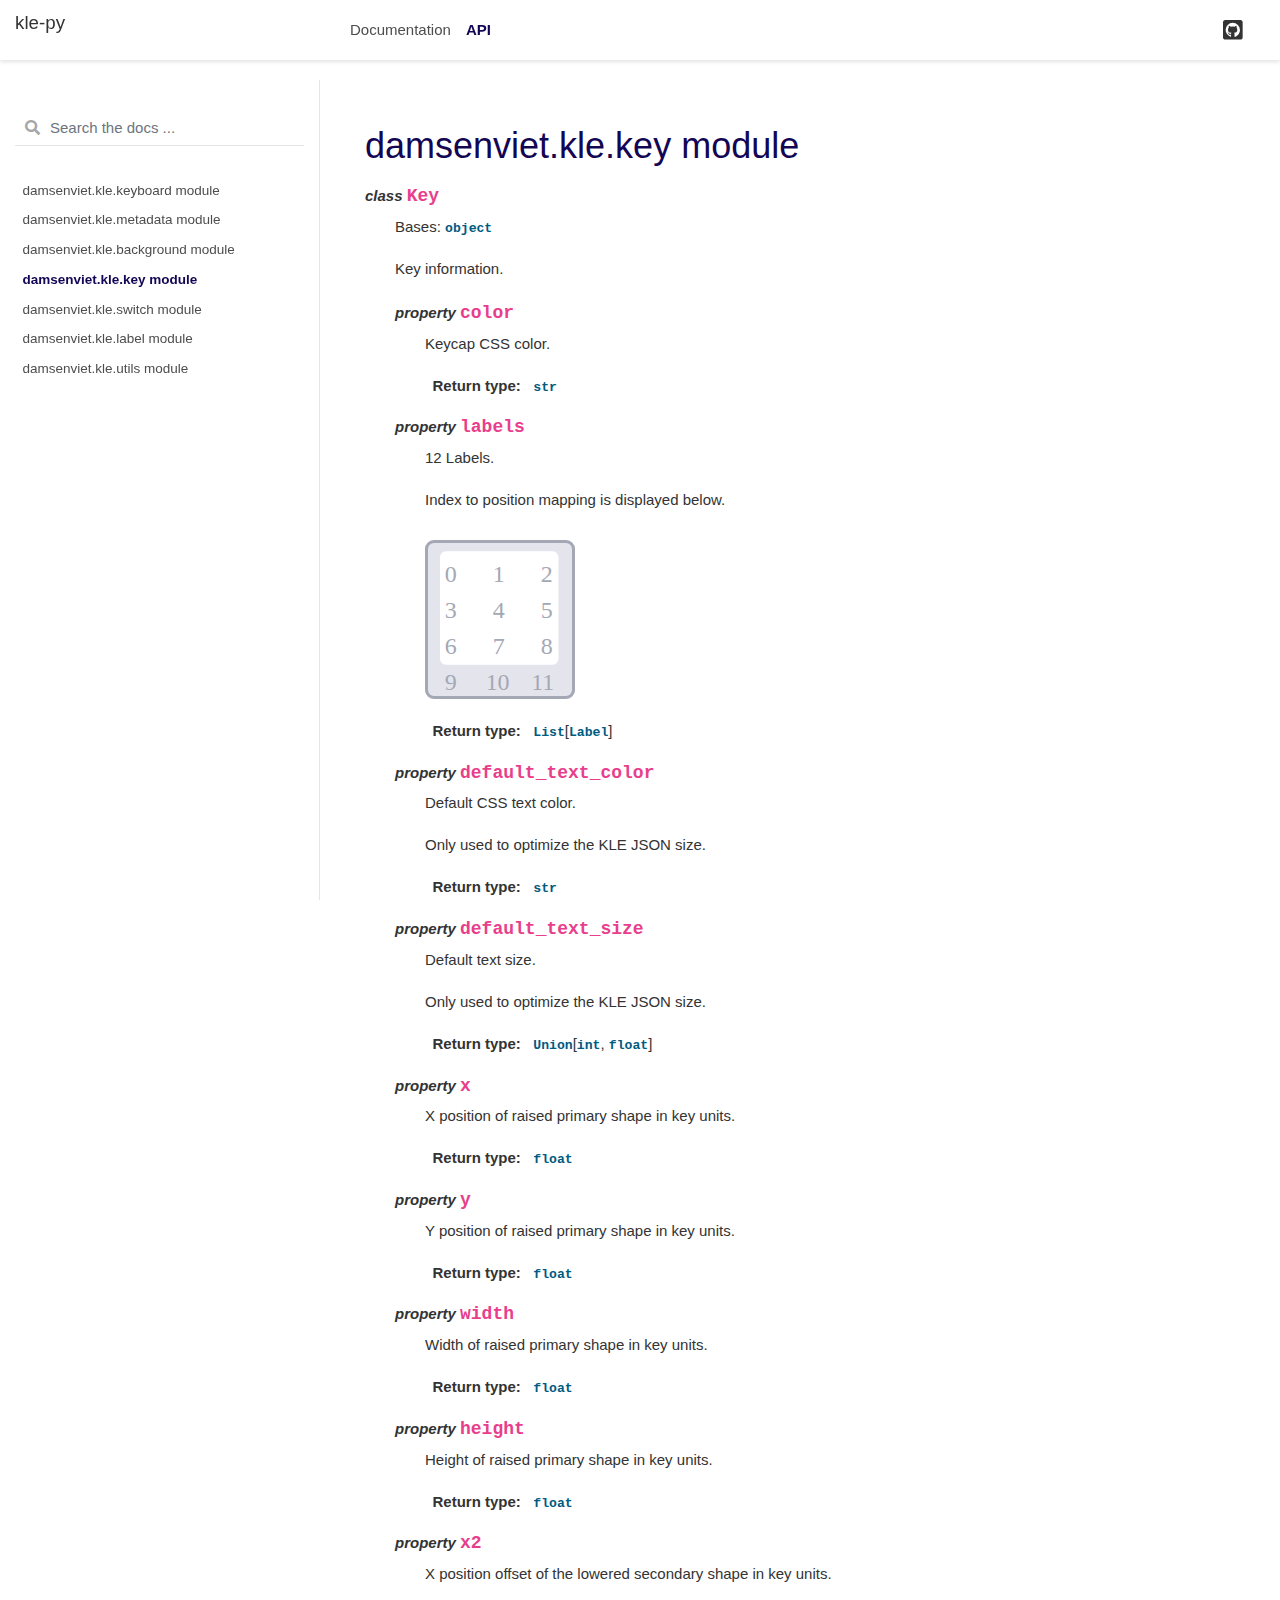
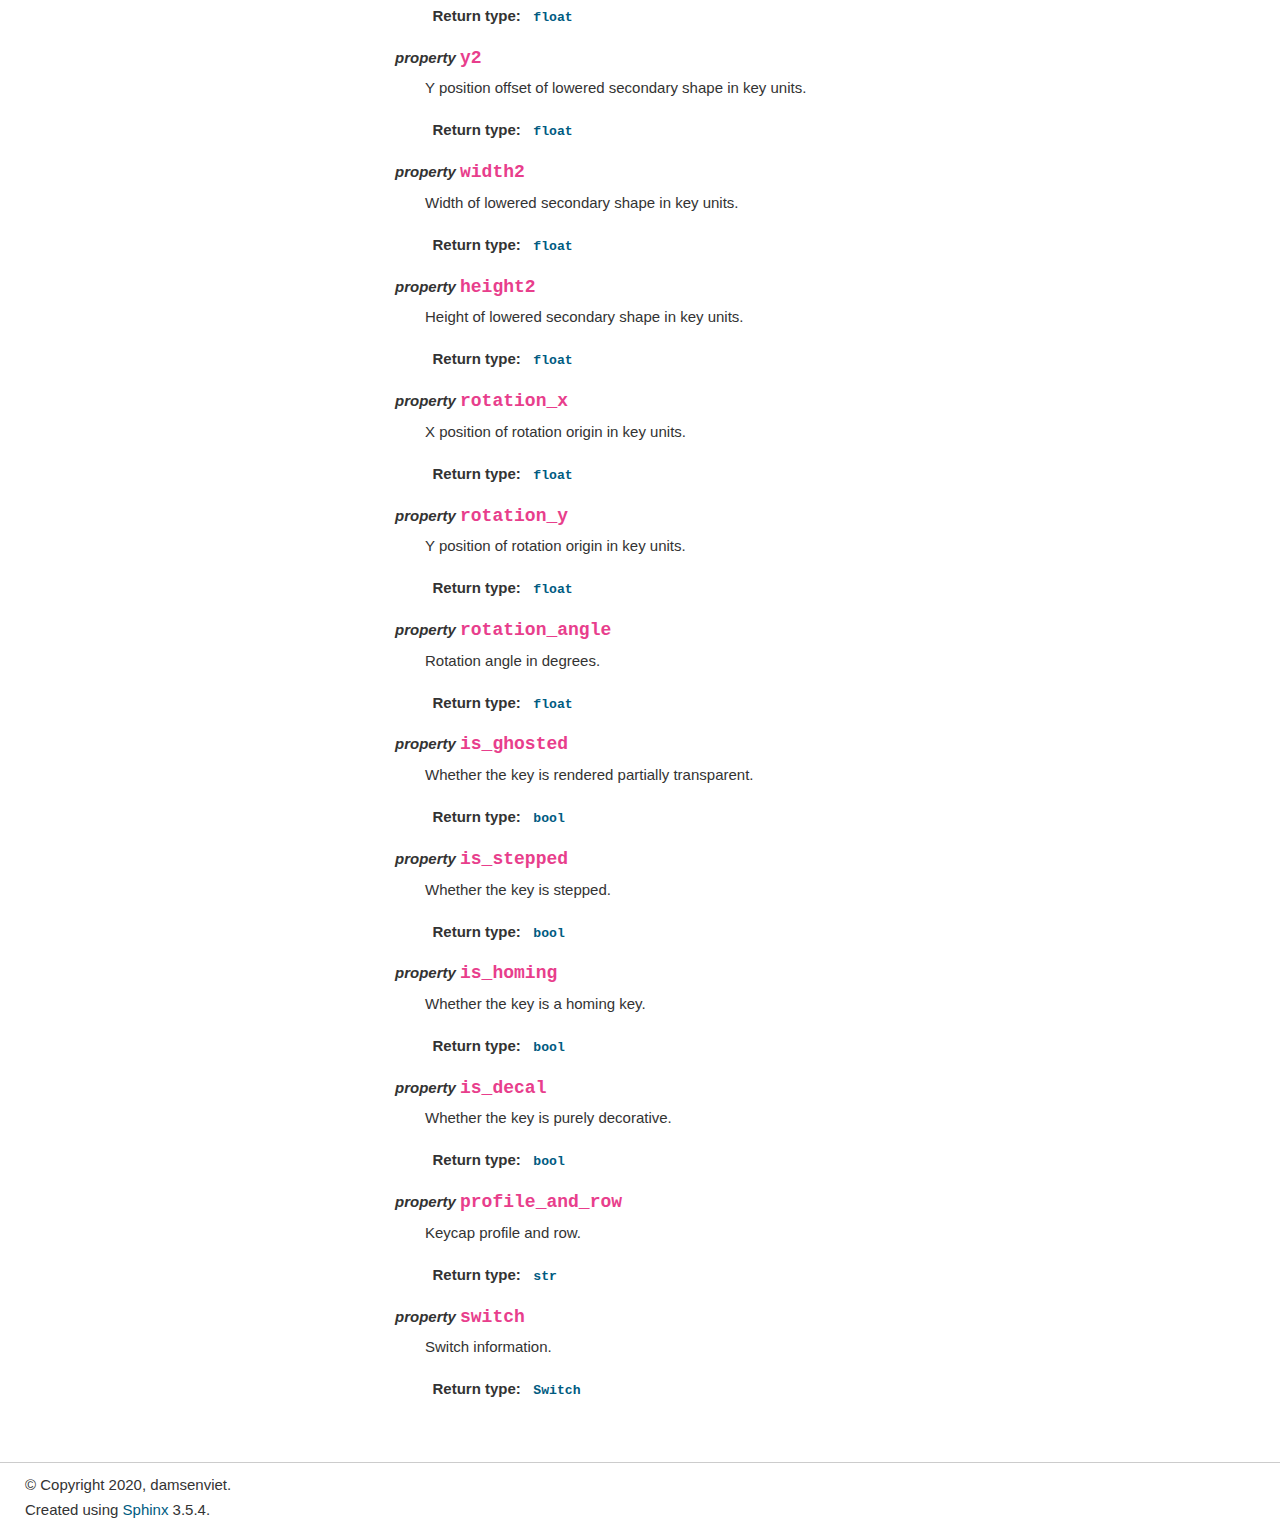
<file: api/damsenviet.kle.key.html>
<!DOCTYPE html>

<html lang="en">
  <head>
    <meta charset="utf-8" />
    <meta name="viewport" content="width=device-width, initial-scale=1.0" />
    <title>damsenviet.kle.key module &#8212; kle-py</title>
    
  <link href="../_static/css/theme.css" rel="stylesheet">
  <link href="../_static/css/index.ff1ffe594081f20da1ef19478df9384b.css" rel="stylesheet">

    
  <link rel="stylesheet"
    href="../_static/vendor/fontawesome/5.13.0/css/all.min.css">
  <link rel="preload" as="font" type="font/woff2" crossorigin
    href="../_static/vendor/fontawesome/5.13.0/webfonts/fa-solid-900.woff2">
  <link rel="preload" as="font" type="font/woff2" crossorigin
    href="../_static/vendor/fontawesome/5.13.0/webfonts/fa-brands-400.woff2">

    
      

    
    <link rel="stylesheet" href="../_static/pygments.css" type="text/css" />
    <link rel="stylesheet" href="../_static/css/blank.css" type="text/css" />
    <link rel="stylesheet" type="text/css" href="../_static/style.css" />
    
  <link rel="preload" as="script" href="../_static/js/index.be7d3bbb2ef33a8344ce.js">

    <script id="documentation_options" data-url_root="../" src="../_static/documentation_options.js"></script>
    <script src="../_static/jquery.js"></script>
    <script src="../_static/underscore.js"></script>
    <script src="../_static/doctools.js"></script>
    <link rel="canonical" href="/kle-py/api/damsenviet.kle.key.html" />
    <link rel="index" title="Index" href="../genindex.html" />
    <link rel="search" title="Search" href="../search.html" />
    <link rel="next" title="damsenviet.kle.switch module" href="damsenviet.kle.switch.html" />
    <link rel="prev" title="damsenviet.kle.background module" href="damsenviet.kle.background.html" />
    <meta name="viewport" content="width=device-width, initial-scale=1" />
    <meta name="docsearch:language" content="en">
    

    <!-- Google Analytics -->
    
  </head>
  <body data-spy="scroll" data-target="#bd-toc-nav" data-offset="80">
    
    <div class="container-fluid" id="banner"></div>

    
    <nav class="navbar navbar-light navbar-expand-lg bg-light fixed-top bd-navbar" id="navbar-main"><div class="container-xl">

  <div id="navbar-start">
    
    
<a class="navbar-brand" href="../index.html">
<p class="title">kle-py</p>
</a>

    
  </div>

  <button class="navbar-toggler" type="button" data-toggle="collapse" data-target="#navbar-collapsible" aria-controls="navbar-collapsible" aria-expanded="false" aria-label="Toggle navigation">
    <span class="navbar-toggler-icon"></span>
  </button>

  
  <div id="navbar-collapsible" class="col-lg-9 collapse navbar-collapse">
    <div id="navbar-center" class="mr-auto">
      
      <div class="navbar-center-item">
        <ul id="navbar-main-elements" class="navbar-nav">
    <li class="toctree-l1 nav-item">
 <a class="reference internal nav-link" href="../documentation.html">
  Documentation
 </a>
</li>

<li class="toctree-l1 current active nav-item">
 <a class="reference internal nav-link" href="damsenviet.kle.html">
  API
 </a>
</li>

    
</ul>
      </div>
      
    </div>

    <div id="navbar-end">
      
      <div class="navbar-end-item">
        <ul id="navbar-icon-links" class="navbar-nav" aria-label="Icon Links">
        <li class="nav-item">
          <a class="nav-link" href="https://github.com/DamSenViet/kle-py" rel="noopener" target="_blank" title="GitHub">
            <span><i class="fab fa-github-square"></i></span>
            <label class="sr-only">GitHub</label>
          </a>
        </li>
      </ul>
      </div>
      
    </div>
  </div>
</div>
    </nav>
    

    <div class="container-xl">
      <div class="row">
          
            
            <!-- Only show if we have sidebars configured, else just a small margin  -->
            <div class="col-12 col-md-3 bd-sidebar"><form class="bd-search d-flex align-items-center" action="../search.html" method="get">
  <i class="icon fas fa-search"></i>
  <input type="search" class="form-control" name="q" id="search-input" placeholder="Search the docs ..." aria-label="Search the docs ..." autocomplete="off" >
</form><nav class="bd-links" id="bd-docs-nav" aria-label="Main navigation">
  <div class="bd-toc-item active">
    <ul class="current nav bd-sidenav">
 <li class="toctree-l1">
  <a class="reference internal" href="damsenviet.kle.keyboard.html">
   damsenviet.kle.keyboard module
  </a>
 </li>
 <li class="toctree-l1">
  <a class="reference internal" href="damsenviet.kle.metadata.html">
   damsenviet.kle.metadata module
  </a>
 </li>
 <li class="toctree-l1">
  <a class="reference internal" href="damsenviet.kle.background.html">
   damsenviet.kle.background module
  </a>
 </li>
 <li class="toctree-l1 current active">
  <a class="current reference internal" href="#">
   damsenviet.kle.key module
  </a>
 </li>
 <li class="toctree-l1">
  <a class="reference internal" href="damsenviet.kle.switch.html">
   damsenviet.kle.switch module
  </a>
 </li>
 <li class="toctree-l1">
  <a class="reference internal" href="damsenviet.kle.label.html">
   damsenviet.kle.label module
  </a>
 </li>
 <li class="toctree-l1">
  <a class="reference internal" href="damsenviet.kle.utils.html">
   damsenviet.kle.utils module
  </a>
 </li>
</ul>

  </div>
</nav>
            </div>
            
          

          
          <div class="d-none d-xl-block col-xl-2 bd-toc">
            
              
              <div class="toc-item">
                

<nav id="bd-toc-nav">
    
</nav>
              </div>
              
              <div class="toc-item">
                
              </div>
              
            
          </div>
          

          
          
            
          
          <main class="col-12 col-md-9 col-xl-7 py-md-5 pl-md-5 pr-md-4 bd-content" role="main">
              
              <div>
                
  <div class="section" id="module-damsenviet.kle.key">
<span id="damsenviet-kle-key-module"></span><h1>damsenviet.kle.key module<a class="headerlink" href="#module-damsenviet.kle.key" title="Permalink to this headline">¶</a></h1>
<dl class="py class">
<dt id="damsenviet.kle.key.Key">
<em class="property"><span class="pre">class</span> </em><code class="sig-name descname"><span class="pre">Key</span></code><a class="headerlink" href="#damsenviet.kle.key.Key" title="Permalink to this definition">¶</a></dt>
<dd><p>Bases: <a class="reference external" href="https://docs.python.org/3/library/functions.html#object" title="(in Python v3.10)"><code class="xref py py-class docutils literal notranslate"><span class="pre">object</span></code></a></p>
<p>Key information.</p>
<dl class="py method">
<dt id="damsenviet.kle.key.Key.color">
<em class="property"><span class="pre">property</span> </em><code class="sig-name descname"><span class="pre">color</span></code><a class="headerlink" href="#damsenviet.kle.key.Key.color" title="Permalink to this definition">¶</a></dt>
<dd><p>Keycap CSS color.</p>
<dl class="field-list simple">
<dt class="field-odd">Return type</dt>
<dd class="field-odd"><p><a class="reference external" href="https://docs.python.org/3/library/stdtypes.html#str" title="(in Python v3.10)"><code class="xref py py-class docutils literal notranslate"><span class="pre">str</span></code></a></p>
</dd>
</dl>
</dd></dl>

<dl class="py method">
<dt id="damsenviet.kle.key.Key.labels">
<em class="property"><span class="pre">property</span> </em><code class="sig-name descname"><span class="pre">labels</span></code><a class="headerlink" href="#damsenviet.kle.key.Key.labels" title="Permalink to this definition">¶</a></dt>
<dd><p>12 Labels.</p>
<p>Index to position mapping is displayed below.</p>
<a class="reference internal image-reference" href="../_images/label_positions.svg"><img alt="Label Positions" src="../_images/label_positions.svg" width="150" /></a>
<dl class="field-list simple">
<dt class="field-odd">Return type</dt>
<dd class="field-odd"><p><a class="reference external" href="https://docs.python.org/3/library/typing.html#typing.List" title="(in Python v3.10)"><code class="xref py py-class docutils literal notranslate"><span class="pre">List</span></code></a>[<a class="reference internal" href="damsenviet.kle.label.html#damsenviet.kle.label.Label" title="damsenviet.kle.label.Label"><code class="xref py py-class docutils literal notranslate"><span class="pre">Label</span></code></a>]</p>
</dd>
</dl>
</dd></dl>

<dl class="py method">
<dt id="damsenviet.kle.key.Key.default_text_color">
<em class="property"><span class="pre">property</span> </em><code class="sig-name descname"><span class="pre">default_text_color</span></code><a class="headerlink" href="#damsenviet.kle.key.Key.default_text_color" title="Permalink to this definition">¶</a></dt>
<dd><p>Default CSS text color.</p>
<p>Only used to optimize the KLE JSON size.</p>
<dl class="field-list simple">
<dt class="field-odd">Return type</dt>
<dd class="field-odd"><p><a class="reference external" href="https://docs.python.org/3/library/stdtypes.html#str" title="(in Python v3.10)"><code class="xref py py-class docutils literal notranslate"><span class="pre">str</span></code></a></p>
</dd>
</dl>
</dd></dl>

<dl class="py method">
<dt id="damsenviet.kle.key.Key.default_text_size">
<em class="property"><span class="pre">property</span> </em><code class="sig-name descname"><span class="pre">default_text_size</span></code><a class="headerlink" href="#damsenviet.kle.key.Key.default_text_size" title="Permalink to this definition">¶</a></dt>
<dd><p>Default text size.</p>
<p>Only used to optimize the KLE JSON size.</p>
<dl class="field-list simple">
<dt class="field-odd">Return type</dt>
<dd class="field-odd"><p><a class="reference external" href="https://docs.python.org/3/library/typing.html#typing.Union" title="(in Python v3.10)"><code class="xref py py-data docutils literal notranslate"><span class="pre">Union</span></code></a>[<a class="reference external" href="https://docs.python.org/3/library/functions.html#int" title="(in Python v3.10)"><code class="xref py py-class docutils literal notranslate"><span class="pre">int</span></code></a>, <a class="reference external" href="https://docs.python.org/3/library/functions.html#float" title="(in Python v3.10)"><code class="xref py py-class docutils literal notranslate"><span class="pre">float</span></code></a>]</p>
</dd>
</dl>
</dd></dl>

<dl class="py method">
<dt id="damsenviet.kle.key.Key.x">
<em class="property"><span class="pre">property</span> </em><code class="sig-name descname"><span class="pre">x</span></code><a class="headerlink" href="#damsenviet.kle.key.Key.x" title="Permalink to this definition">¶</a></dt>
<dd><p>X position of raised primary shape in key units.</p>
<dl class="field-list simple">
<dt class="field-odd">Return type</dt>
<dd class="field-odd"><p><a class="reference external" href="https://docs.python.org/3/library/functions.html#float" title="(in Python v3.10)"><code class="xref py py-class docutils literal notranslate"><span class="pre">float</span></code></a></p>
</dd>
</dl>
</dd></dl>

<dl class="py method">
<dt id="damsenviet.kle.key.Key.y">
<em class="property"><span class="pre">property</span> </em><code class="sig-name descname"><span class="pre">y</span></code><a class="headerlink" href="#damsenviet.kle.key.Key.y" title="Permalink to this definition">¶</a></dt>
<dd><p>Y position of raised primary shape in key units.</p>
<dl class="field-list simple">
<dt class="field-odd">Return type</dt>
<dd class="field-odd"><p><a class="reference external" href="https://docs.python.org/3/library/functions.html#float" title="(in Python v3.10)"><code class="xref py py-class docutils literal notranslate"><span class="pre">float</span></code></a></p>
</dd>
</dl>
</dd></dl>

<dl class="py method">
<dt id="damsenviet.kle.key.Key.width">
<em class="property"><span class="pre">property</span> </em><code class="sig-name descname"><span class="pre">width</span></code><a class="headerlink" href="#damsenviet.kle.key.Key.width" title="Permalink to this definition">¶</a></dt>
<dd><p>Width of raised primary shape in key units.</p>
<dl class="field-list simple">
<dt class="field-odd">Return type</dt>
<dd class="field-odd"><p><a class="reference external" href="https://docs.python.org/3/library/functions.html#float" title="(in Python v3.10)"><code class="xref py py-class docutils literal notranslate"><span class="pre">float</span></code></a></p>
</dd>
</dl>
</dd></dl>

<dl class="py method">
<dt id="damsenviet.kle.key.Key.height">
<em class="property"><span class="pre">property</span> </em><code class="sig-name descname"><span class="pre">height</span></code><a class="headerlink" href="#damsenviet.kle.key.Key.height" title="Permalink to this definition">¶</a></dt>
<dd><p>Height of raised primary shape in key units.</p>
<dl class="field-list simple">
<dt class="field-odd">Return type</dt>
<dd class="field-odd"><p><a class="reference external" href="https://docs.python.org/3/library/functions.html#float" title="(in Python v3.10)"><code class="xref py py-class docutils literal notranslate"><span class="pre">float</span></code></a></p>
</dd>
</dl>
</dd></dl>

<dl class="py method">
<dt id="damsenviet.kle.key.Key.x2">
<em class="property"><span class="pre">property</span> </em><code class="sig-name descname"><span class="pre">x2</span></code><a class="headerlink" href="#damsenviet.kle.key.Key.x2" title="Permalink to this definition">¶</a></dt>
<dd><p>X position offset of the lowered secondary shape in key units.</p>
<dl class="field-list simple">
<dt class="field-odd">Return type</dt>
<dd class="field-odd"><p><a class="reference external" href="https://docs.python.org/3/library/functions.html#float" title="(in Python v3.10)"><code class="xref py py-class docutils literal notranslate"><span class="pre">float</span></code></a></p>
</dd>
</dl>
</dd></dl>

<dl class="py method">
<dt id="damsenviet.kle.key.Key.y2">
<em class="property"><span class="pre">property</span> </em><code class="sig-name descname"><span class="pre">y2</span></code><a class="headerlink" href="#damsenviet.kle.key.Key.y2" title="Permalink to this definition">¶</a></dt>
<dd><p>Y position offset of lowered secondary shape in key units.</p>
<dl class="field-list simple">
<dt class="field-odd">Return type</dt>
<dd class="field-odd"><p><a class="reference external" href="https://docs.python.org/3/library/functions.html#float" title="(in Python v3.10)"><code class="xref py py-class docutils literal notranslate"><span class="pre">float</span></code></a></p>
</dd>
</dl>
</dd></dl>

<dl class="py method">
<dt id="damsenviet.kle.key.Key.width2">
<em class="property"><span class="pre">property</span> </em><code class="sig-name descname"><span class="pre">width2</span></code><a class="headerlink" href="#damsenviet.kle.key.Key.width2" title="Permalink to this definition">¶</a></dt>
<dd><p>Width of lowered secondary shape in key units.</p>
<dl class="field-list simple">
<dt class="field-odd">Return type</dt>
<dd class="field-odd"><p><a class="reference external" href="https://docs.python.org/3/library/functions.html#float" title="(in Python v3.10)"><code class="xref py py-class docutils literal notranslate"><span class="pre">float</span></code></a></p>
</dd>
</dl>
</dd></dl>

<dl class="py method">
<dt id="damsenviet.kle.key.Key.height2">
<em class="property"><span class="pre">property</span> </em><code class="sig-name descname"><span class="pre">height2</span></code><a class="headerlink" href="#damsenviet.kle.key.Key.height2" title="Permalink to this definition">¶</a></dt>
<dd><p>Height of lowered secondary shape in key units.</p>
<dl class="field-list simple">
<dt class="field-odd">Return type</dt>
<dd class="field-odd"><p><a class="reference external" href="https://docs.python.org/3/library/functions.html#float" title="(in Python v3.10)"><code class="xref py py-class docutils literal notranslate"><span class="pre">float</span></code></a></p>
</dd>
</dl>
</dd></dl>

<dl class="py method">
<dt id="damsenviet.kle.key.Key.rotation_x">
<em class="property"><span class="pre">property</span> </em><code class="sig-name descname"><span class="pre">rotation_x</span></code><a class="headerlink" href="#damsenviet.kle.key.Key.rotation_x" title="Permalink to this definition">¶</a></dt>
<dd><p>X position of rotation origin in key units.</p>
<dl class="field-list simple">
<dt class="field-odd">Return type</dt>
<dd class="field-odd"><p><a class="reference external" href="https://docs.python.org/3/library/functions.html#float" title="(in Python v3.10)"><code class="xref py py-class docutils literal notranslate"><span class="pre">float</span></code></a></p>
</dd>
</dl>
</dd></dl>

<dl class="py method">
<dt id="damsenviet.kle.key.Key.rotation_y">
<em class="property"><span class="pre">property</span> </em><code class="sig-name descname"><span class="pre">rotation_y</span></code><a class="headerlink" href="#damsenviet.kle.key.Key.rotation_y" title="Permalink to this definition">¶</a></dt>
<dd><p>Y position of rotation origin in key units.</p>
<dl class="field-list simple">
<dt class="field-odd">Return type</dt>
<dd class="field-odd"><p><a class="reference external" href="https://docs.python.org/3/library/functions.html#float" title="(in Python v3.10)"><code class="xref py py-class docutils literal notranslate"><span class="pre">float</span></code></a></p>
</dd>
</dl>
</dd></dl>

<dl class="py method">
<dt id="damsenviet.kle.key.Key.rotation_angle">
<em class="property"><span class="pre">property</span> </em><code class="sig-name descname"><span class="pre">rotation_angle</span></code><a class="headerlink" href="#damsenviet.kle.key.Key.rotation_angle" title="Permalink to this definition">¶</a></dt>
<dd><p>Rotation angle in degrees.</p>
<dl class="field-list simple">
<dt class="field-odd">Return type</dt>
<dd class="field-odd"><p><a class="reference external" href="https://docs.python.org/3/library/functions.html#float" title="(in Python v3.10)"><code class="xref py py-class docutils literal notranslate"><span class="pre">float</span></code></a></p>
</dd>
</dl>
</dd></dl>

<dl class="py method">
<dt id="damsenviet.kle.key.Key.is_ghosted">
<em class="property"><span class="pre">property</span> </em><code class="sig-name descname"><span class="pre">is_ghosted</span></code><a class="headerlink" href="#damsenviet.kle.key.Key.is_ghosted" title="Permalink to this definition">¶</a></dt>
<dd><p>Whether the key is rendered partially transparent.</p>
<dl class="field-list simple">
<dt class="field-odd">Return type</dt>
<dd class="field-odd"><p><a class="reference external" href="https://docs.python.org/3/library/functions.html#bool" title="(in Python v3.10)"><code class="xref py py-class docutils literal notranslate"><span class="pre">bool</span></code></a></p>
</dd>
</dl>
</dd></dl>

<dl class="py method">
<dt id="damsenviet.kle.key.Key.is_stepped">
<em class="property"><span class="pre">property</span> </em><code class="sig-name descname"><span class="pre">is_stepped</span></code><a class="headerlink" href="#damsenviet.kle.key.Key.is_stepped" title="Permalink to this definition">¶</a></dt>
<dd><p>Whether the key is stepped.</p>
<dl class="field-list simple">
<dt class="field-odd">Return type</dt>
<dd class="field-odd"><p><a class="reference external" href="https://docs.python.org/3/library/functions.html#bool" title="(in Python v3.10)"><code class="xref py py-class docutils literal notranslate"><span class="pre">bool</span></code></a></p>
</dd>
</dl>
</dd></dl>

<dl class="py method">
<dt id="damsenviet.kle.key.Key.is_homing">
<em class="property"><span class="pre">property</span> </em><code class="sig-name descname"><span class="pre">is_homing</span></code><a class="headerlink" href="#damsenviet.kle.key.Key.is_homing" title="Permalink to this definition">¶</a></dt>
<dd><p>Whether the key is a homing key.</p>
<dl class="field-list simple">
<dt class="field-odd">Return type</dt>
<dd class="field-odd"><p><a class="reference external" href="https://docs.python.org/3/library/functions.html#bool" title="(in Python v3.10)"><code class="xref py py-class docutils literal notranslate"><span class="pre">bool</span></code></a></p>
</dd>
</dl>
</dd></dl>

<dl class="py method">
<dt id="damsenviet.kle.key.Key.is_decal">
<em class="property"><span class="pre">property</span> </em><code class="sig-name descname"><span class="pre">is_decal</span></code><a class="headerlink" href="#damsenviet.kle.key.Key.is_decal" title="Permalink to this definition">¶</a></dt>
<dd><p>Whether the key is purely decorative.</p>
<dl class="field-list simple">
<dt class="field-odd">Return type</dt>
<dd class="field-odd"><p><a class="reference external" href="https://docs.python.org/3/library/functions.html#bool" title="(in Python v3.10)"><code class="xref py py-class docutils literal notranslate"><span class="pre">bool</span></code></a></p>
</dd>
</dl>
</dd></dl>

<dl class="py method">
<dt id="damsenviet.kle.key.Key.profile_and_row">
<em class="property"><span class="pre">property</span> </em><code class="sig-name descname"><span class="pre">profile_and_row</span></code><a class="headerlink" href="#damsenviet.kle.key.Key.profile_and_row" title="Permalink to this definition">¶</a></dt>
<dd><p>Keycap profile and row.</p>
<dl class="field-list simple">
<dt class="field-odd">Return type</dt>
<dd class="field-odd"><p><a class="reference external" href="https://docs.python.org/3/library/stdtypes.html#str" title="(in Python v3.10)"><code class="xref py py-class docutils literal notranslate"><span class="pre">str</span></code></a></p>
</dd>
</dl>
</dd></dl>

<dl class="py method">
<dt id="damsenviet.kle.key.Key.switch">
<em class="property"><span class="pre">property</span> </em><code class="sig-name descname"><span class="pre">switch</span></code><a class="headerlink" href="#damsenviet.kle.key.Key.switch" title="Permalink to this definition">¶</a></dt>
<dd><p>Switch information.</p>
<dl class="field-list simple">
<dt class="field-odd">Return type</dt>
<dd class="field-odd"><p><a class="reference internal" href="damsenviet.kle.switch.html#damsenviet.kle.switch.Switch" title="damsenviet.kle.switch.Switch"><code class="xref py py-class docutils literal notranslate"><span class="pre">Switch</span></code></a></p>
</dd>
</dl>
</dd></dl>

</dd></dl>

</div>


              </div>
              
              
          </main>
          

      </div>
    </div>
  
  <script src="../_static/js/index.be7d3bbb2ef33a8344ce.js"></script>
<footer class="footer mt-5 mt-md-0">
  <div class="container">
    
    <div class="footer-item">
      <p class="copyright">
    &copy; Copyright 2020, damsenviet.<br>
</p>
    </div>
    
    <div class="footer-item">
      <p class="sphinx-version">
Created using <a href="http://sphinx-doc.org/">Sphinx</a> 3.5.4.<br>
</p>
    </div>
    
  </div>
</footer>
  </body>
</html>
</file>
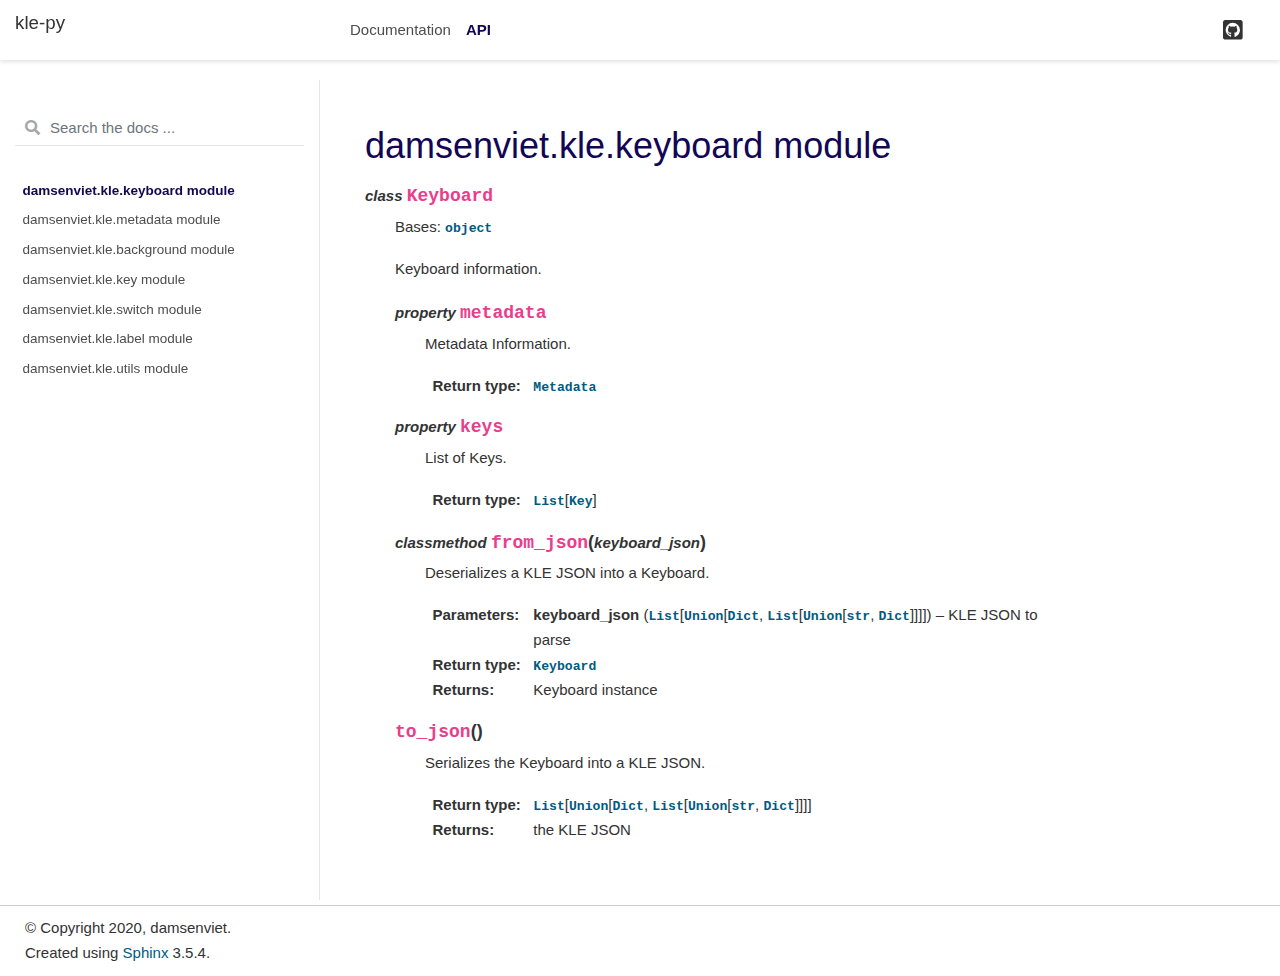
<file: api/damsenviet.kle.keyboard.html>
<!DOCTYPE html>

<html lang="en">
  <head>
    <meta charset="utf-8" />
    <meta name="viewport" content="width=device-width, initial-scale=1.0" />
    <title>damsenviet.kle.keyboard module &#8212; kle-py</title>
    
  <link href="../_static/css/theme.css" rel="stylesheet">
  <link href="../_static/css/index.ff1ffe594081f20da1ef19478df9384b.css" rel="stylesheet">

    
  <link rel="stylesheet"
    href="../_static/vendor/fontawesome/5.13.0/css/all.min.css">
  <link rel="preload" as="font" type="font/woff2" crossorigin
    href="../_static/vendor/fontawesome/5.13.0/webfonts/fa-solid-900.woff2">
  <link rel="preload" as="font" type="font/woff2" crossorigin
    href="../_static/vendor/fontawesome/5.13.0/webfonts/fa-brands-400.woff2">

    
      

    
    <link rel="stylesheet" href="../_static/pygments.css" type="text/css" />
    <link rel="stylesheet" href="../_static/css/blank.css" type="text/css" />
    <link rel="stylesheet" type="text/css" href="../_static/style.css" />
    
  <link rel="preload" as="script" href="../_static/js/index.be7d3bbb2ef33a8344ce.js">

    <script id="documentation_options" data-url_root="../" src="../_static/documentation_options.js"></script>
    <script src="../_static/jquery.js"></script>
    <script src="../_static/underscore.js"></script>
    <script src="../_static/doctools.js"></script>
    <link rel="canonical" href="/kle-py/api/damsenviet.kle.keyboard.html" />
    <link rel="index" title="Index" href="../genindex.html" />
    <link rel="search" title="Search" href="../search.html" />
    <link rel="next" title="damsenviet.kle.metadata module" href="damsenviet.kle.metadata.html" />
    <link rel="prev" title="damsenviet.kle package" href="damsenviet.kle.html" />
    <meta name="viewport" content="width=device-width, initial-scale=1" />
    <meta name="docsearch:language" content="en">
    

    <!-- Google Analytics -->
    
  </head>
  <body data-spy="scroll" data-target="#bd-toc-nav" data-offset="80">
    
    <div class="container-fluid" id="banner"></div>

    
    <nav class="navbar navbar-light navbar-expand-lg bg-light fixed-top bd-navbar" id="navbar-main"><div class="container-xl">

  <div id="navbar-start">
    
    
<a class="navbar-brand" href="../index.html">
<p class="title">kle-py</p>
</a>

    
  </div>

  <button class="navbar-toggler" type="button" data-toggle="collapse" data-target="#navbar-collapsible" aria-controls="navbar-collapsible" aria-expanded="false" aria-label="Toggle navigation">
    <span class="navbar-toggler-icon"></span>
  </button>

  
  <div id="navbar-collapsible" class="col-lg-9 collapse navbar-collapse">
    <div id="navbar-center" class="mr-auto">
      
      <div class="navbar-center-item">
        <ul id="navbar-main-elements" class="navbar-nav">
    <li class="toctree-l1 nav-item">
 <a class="reference internal nav-link" href="../documentation.html">
  Documentation
 </a>
</li>

<li class="toctree-l1 current active nav-item">
 <a class="reference internal nav-link" href="damsenviet.kle.html">
  API
 </a>
</li>

    
</ul>
      </div>
      
    </div>

    <div id="navbar-end">
      
      <div class="navbar-end-item">
        <ul id="navbar-icon-links" class="navbar-nav" aria-label="Icon Links">
        <li class="nav-item">
          <a class="nav-link" href="https://github.com/DamSenViet/kle-py" rel="noopener" target="_blank" title="GitHub">
            <span><i class="fab fa-github-square"></i></span>
            <label class="sr-only">GitHub</label>
          </a>
        </li>
      </ul>
      </div>
      
    </div>
  </div>
</div>
    </nav>
    

    <div class="container-xl">
      <div class="row">
          
            
            <!-- Only show if we have sidebars configured, else just a small margin  -->
            <div class="col-12 col-md-3 bd-sidebar"><form class="bd-search d-flex align-items-center" action="../search.html" method="get">
  <i class="icon fas fa-search"></i>
  <input type="search" class="form-control" name="q" id="search-input" placeholder="Search the docs ..." aria-label="Search the docs ..." autocomplete="off" >
</form><nav class="bd-links" id="bd-docs-nav" aria-label="Main navigation">
  <div class="bd-toc-item active">
    <ul class="current nav bd-sidenav">
 <li class="toctree-l1 current active">
  <a class="current reference internal" href="#">
   damsenviet.kle.keyboard module
  </a>
 </li>
 <li class="toctree-l1">
  <a class="reference internal" href="damsenviet.kle.metadata.html">
   damsenviet.kle.metadata module
  </a>
 </li>
 <li class="toctree-l1">
  <a class="reference internal" href="damsenviet.kle.background.html">
   damsenviet.kle.background module
  </a>
 </li>
 <li class="toctree-l1">
  <a class="reference internal" href="damsenviet.kle.key.html">
   damsenviet.kle.key module
  </a>
 </li>
 <li class="toctree-l1">
  <a class="reference internal" href="damsenviet.kle.switch.html">
   damsenviet.kle.switch module
  </a>
 </li>
 <li class="toctree-l1">
  <a class="reference internal" href="damsenviet.kle.label.html">
   damsenviet.kle.label module
  </a>
 </li>
 <li class="toctree-l1">
  <a class="reference internal" href="damsenviet.kle.utils.html">
   damsenviet.kle.utils module
  </a>
 </li>
</ul>

  </div>
</nav>
            </div>
            
          

          
          <div class="d-none d-xl-block col-xl-2 bd-toc">
            
              
              <div class="toc-item">
                

<nav id="bd-toc-nav">
    
</nav>
              </div>
              
              <div class="toc-item">
                
              </div>
              
            
          </div>
          

          
          
            
          
          <main class="col-12 col-md-9 col-xl-7 py-md-5 pl-md-5 pr-md-4 bd-content" role="main">
              
              <div>
                
  <div class="section" id="module-damsenviet.kle.keyboard">
<span id="damsenviet-kle-keyboard-module"></span><h1>damsenviet.kle.keyboard module<a class="headerlink" href="#module-damsenviet.kle.keyboard" title="Permalink to this headline">¶</a></h1>
<dl class="py class">
<dt id="damsenviet.kle.keyboard.Keyboard">
<em class="property"><span class="pre">class</span> </em><code class="sig-name descname"><span class="pre">Keyboard</span></code><a class="headerlink" href="#damsenviet.kle.keyboard.Keyboard" title="Permalink to this definition">¶</a></dt>
<dd><p>Bases: <a class="reference external" href="https://docs.python.org/3/library/functions.html#object" title="(in Python v3.10)"><code class="xref py py-class docutils literal notranslate"><span class="pre">object</span></code></a></p>
<p>Keyboard information.</p>
<dl class="py method">
<dt id="damsenviet.kle.keyboard.Keyboard.metadata">
<em class="property"><span class="pre">property</span> </em><code class="sig-name descname"><span class="pre">metadata</span></code><a class="headerlink" href="#damsenviet.kle.keyboard.Keyboard.metadata" title="Permalink to this definition">¶</a></dt>
<dd><p>Metadata Information.</p>
<dl class="field-list simple">
<dt class="field-odd">Return type</dt>
<dd class="field-odd"><p><a class="reference internal" href="damsenviet.kle.metadata.html#damsenviet.kle.metadata.Metadata" title="damsenviet.kle.metadata.Metadata"><code class="xref py py-class docutils literal notranslate"><span class="pre">Metadata</span></code></a></p>
</dd>
</dl>
</dd></dl>

<dl class="py method">
<dt id="damsenviet.kle.keyboard.Keyboard.keys">
<em class="property"><span class="pre">property</span> </em><code class="sig-name descname"><span class="pre">keys</span></code><a class="headerlink" href="#damsenviet.kle.keyboard.Keyboard.keys" title="Permalink to this definition">¶</a></dt>
<dd><p>List of Keys.</p>
<dl class="field-list simple">
<dt class="field-odd">Return type</dt>
<dd class="field-odd"><p><a class="reference external" href="https://docs.python.org/3/library/typing.html#typing.List" title="(in Python v3.10)"><code class="xref py py-class docutils literal notranslate"><span class="pre">List</span></code></a>[<a class="reference internal" href="damsenviet.kle.key.html#damsenviet.kle.key.Key" title="damsenviet.kle.key.Key"><code class="xref py py-class docutils literal notranslate"><span class="pre">Key</span></code></a>]</p>
</dd>
</dl>
</dd></dl>

<dl class="py method">
<dt id="damsenviet.kle.keyboard.Keyboard.from_json">
<em class="property"><span class="pre">classmethod</span> </em><code class="sig-name descname"><span class="pre">from_json</span></code><span class="sig-paren">(</span><em class="sig-param"><span class="n"><span class="pre">keyboard_json</span></span></em><span class="sig-paren">)</span><a class="headerlink" href="#damsenviet.kle.keyboard.Keyboard.from_json" title="Permalink to this definition">¶</a></dt>
<dd><p>Deserializes a KLE JSON into a Keyboard.</p>
<dl class="field-list simple">
<dt class="field-odd">Parameters</dt>
<dd class="field-odd"><p><strong>keyboard_json</strong> (<a class="reference external" href="https://docs.python.org/3/library/typing.html#typing.List" title="(in Python v3.10)"><code class="xref py py-class docutils literal notranslate"><span class="pre">List</span></code></a>[<a class="reference external" href="https://docs.python.org/3/library/typing.html#typing.Union" title="(in Python v3.10)"><code class="xref py py-data docutils literal notranslate"><span class="pre">Union</span></code></a>[<a class="reference external" href="https://docs.python.org/3/library/typing.html#typing.Dict" title="(in Python v3.10)"><code class="xref py py-class docutils literal notranslate"><span class="pre">Dict</span></code></a>, <a class="reference external" href="https://docs.python.org/3/library/typing.html#typing.List" title="(in Python v3.10)"><code class="xref py py-class docutils literal notranslate"><span class="pre">List</span></code></a>[<a class="reference external" href="https://docs.python.org/3/library/typing.html#typing.Union" title="(in Python v3.10)"><code class="xref py py-data docutils literal notranslate"><span class="pre">Union</span></code></a>[<a class="reference external" href="https://docs.python.org/3/library/stdtypes.html#str" title="(in Python v3.10)"><code class="xref py py-class docutils literal notranslate"><span class="pre">str</span></code></a>, <a class="reference external" href="https://docs.python.org/3/library/typing.html#typing.Dict" title="(in Python v3.10)"><code class="xref py py-class docutils literal notranslate"><span class="pre">Dict</span></code></a>]]]]) – KLE JSON to parse</p>
</dd>
<dt class="field-even">Return type</dt>
<dd class="field-even"><p><a class="reference internal" href="#damsenviet.kle.keyboard.Keyboard" title="damsenviet.kle.keyboard.Keyboard"><code class="xref py py-class docutils literal notranslate"><span class="pre">Keyboard</span></code></a></p>
</dd>
<dt class="field-odd">Returns</dt>
<dd class="field-odd"><p>Keyboard instance</p>
</dd>
</dl>
</dd></dl>

<dl class="py method">
<dt id="damsenviet.kle.keyboard.Keyboard.to_json">
<code class="sig-name descname"><span class="pre">to_json</span></code><span class="sig-paren">(</span><span class="sig-paren">)</span><a class="headerlink" href="#damsenviet.kle.keyboard.Keyboard.to_json" title="Permalink to this definition">¶</a></dt>
<dd><p>Serializes the Keyboard into a KLE JSON.</p>
<dl class="field-list simple">
<dt class="field-odd">Return type</dt>
<dd class="field-odd"><p><a class="reference external" href="https://docs.python.org/3/library/typing.html#typing.List" title="(in Python v3.10)"><code class="xref py py-class docutils literal notranslate"><span class="pre">List</span></code></a>[<a class="reference external" href="https://docs.python.org/3/library/typing.html#typing.Union" title="(in Python v3.10)"><code class="xref py py-data docutils literal notranslate"><span class="pre">Union</span></code></a>[<a class="reference external" href="https://docs.python.org/3/library/typing.html#typing.Dict" title="(in Python v3.10)"><code class="xref py py-class docutils literal notranslate"><span class="pre">Dict</span></code></a>, <a class="reference external" href="https://docs.python.org/3/library/typing.html#typing.List" title="(in Python v3.10)"><code class="xref py py-class docutils literal notranslate"><span class="pre">List</span></code></a>[<a class="reference external" href="https://docs.python.org/3/library/typing.html#typing.Union" title="(in Python v3.10)"><code class="xref py py-data docutils literal notranslate"><span class="pre">Union</span></code></a>[<a class="reference external" href="https://docs.python.org/3/library/stdtypes.html#str" title="(in Python v3.10)"><code class="xref py py-class docutils literal notranslate"><span class="pre">str</span></code></a>, <a class="reference external" href="https://docs.python.org/3/library/typing.html#typing.Dict" title="(in Python v3.10)"><code class="xref py py-class docutils literal notranslate"><span class="pre">Dict</span></code></a>]]]]</p>
</dd>
<dt class="field-even">Returns</dt>
<dd class="field-even"><p>the KLE JSON</p>
</dd>
</dl>
</dd></dl>

</dd></dl>

</div>


              </div>
              
              
          </main>
          

      </div>
    </div>
  
  <script src="../_static/js/index.be7d3bbb2ef33a8344ce.js"></script>
<footer class="footer mt-5 mt-md-0">
  <div class="container">
    
    <div class="footer-item">
      <p class="copyright">
    &copy; Copyright 2020, damsenviet.<br>
</p>
    </div>
    
    <div class="footer-item">
      <p class="sphinx-version">
Created using <a href="http://sphinx-doc.org/">Sphinx</a> 3.5.4.<br>
</p>
    </div>
    
  </div>
</footer>
  </body>
</html>
</file>
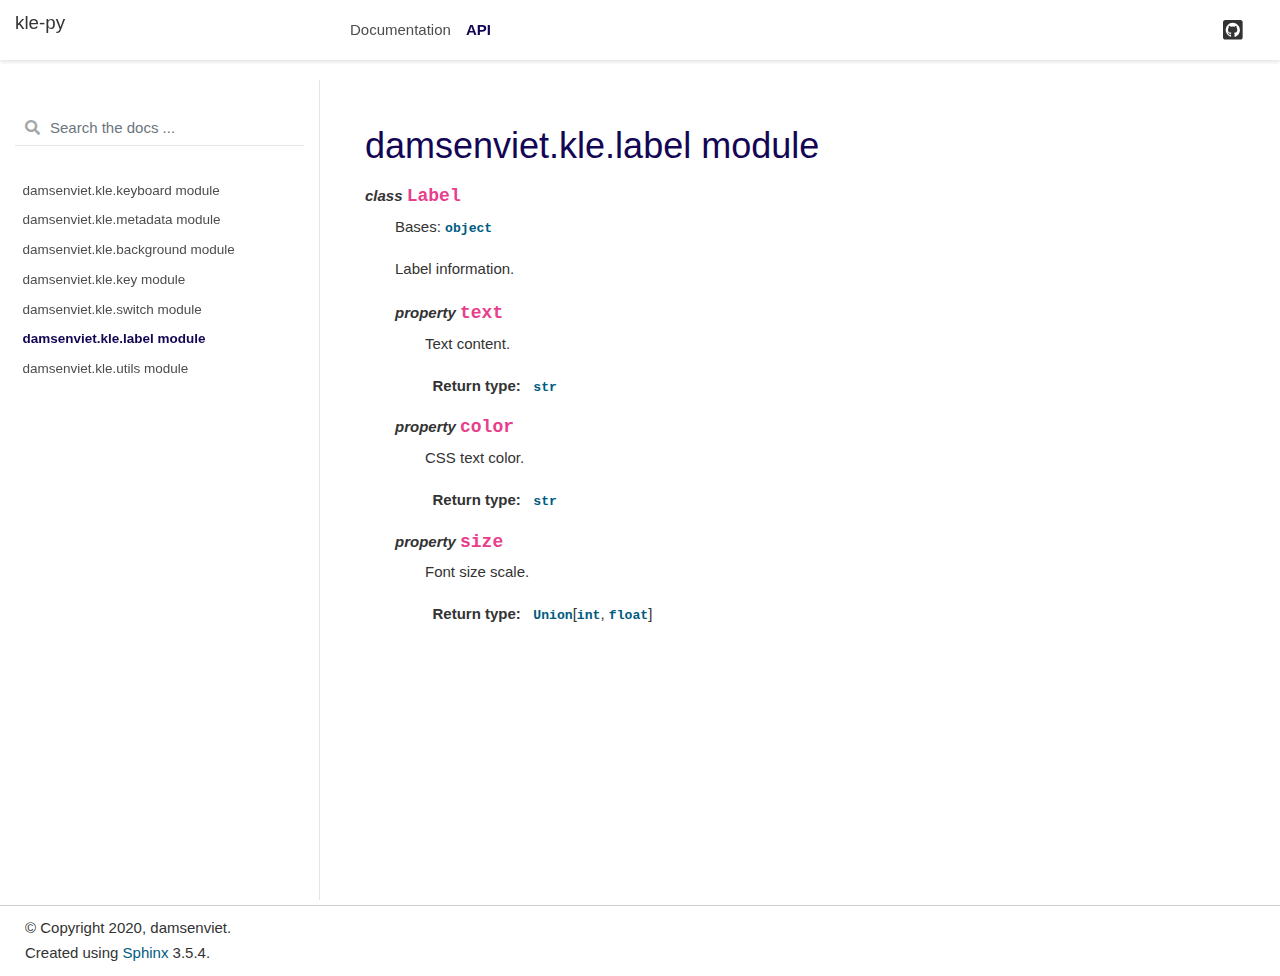
<file: api/damsenviet.kle.label.html>
<!DOCTYPE html>

<html lang="en">
  <head>
    <meta charset="utf-8" />
    <meta name="viewport" content="width=device-width, initial-scale=1.0" />
    <title>damsenviet.kle.label module &#8212; kle-py</title>
    
  <link href="../_static/css/theme.css" rel="stylesheet">
  <link href="../_static/css/index.ff1ffe594081f20da1ef19478df9384b.css" rel="stylesheet">

    
  <link rel="stylesheet"
    href="../_static/vendor/fontawesome/5.13.0/css/all.min.css">
  <link rel="preload" as="font" type="font/woff2" crossorigin
    href="../_static/vendor/fontawesome/5.13.0/webfonts/fa-solid-900.woff2">
  <link rel="preload" as="font" type="font/woff2" crossorigin
    href="../_static/vendor/fontawesome/5.13.0/webfonts/fa-brands-400.woff2">

    
      

    
    <link rel="stylesheet" href="../_static/pygments.css" type="text/css" />
    <link rel="stylesheet" href="../_static/css/blank.css" type="text/css" />
    <link rel="stylesheet" type="text/css" href="../_static/style.css" />
    
  <link rel="preload" as="script" href="../_static/js/index.be7d3bbb2ef33a8344ce.js">

    <script id="documentation_options" data-url_root="../" src="../_static/documentation_options.js"></script>
    <script src="../_static/jquery.js"></script>
    <script src="../_static/underscore.js"></script>
    <script src="../_static/doctools.js"></script>
    <link rel="canonical" href="/kle-py/api/damsenviet.kle.label.html" />
    <link rel="index" title="Index" href="../genindex.html" />
    <link rel="search" title="Search" href="../search.html" />
    <link rel="next" title="damsenviet.kle.utils module" href="damsenviet.kle.utils.html" />
    <link rel="prev" title="damsenviet.kle.switch module" href="damsenviet.kle.switch.html" />
    <meta name="viewport" content="width=device-width, initial-scale=1" />
    <meta name="docsearch:language" content="en">
    

    <!-- Google Analytics -->
    
  </head>
  <body data-spy="scroll" data-target="#bd-toc-nav" data-offset="80">
    
    <div class="container-fluid" id="banner"></div>

    
    <nav class="navbar navbar-light navbar-expand-lg bg-light fixed-top bd-navbar" id="navbar-main"><div class="container-xl">

  <div id="navbar-start">
    
    
<a class="navbar-brand" href="../index.html">
<p class="title">kle-py</p>
</a>

    
  </div>

  <button class="navbar-toggler" type="button" data-toggle="collapse" data-target="#navbar-collapsible" aria-controls="navbar-collapsible" aria-expanded="false" aria-label="Toggle navigation">
    <span class="navbar-toggler-icon"></span>
  </button>

  
  <div id="navbar-collapsible" class="col-lg-9 collapse navbar-collapse">
    <div id="navbar-center" class="mr-auto">
      
      <div class="navbar-center-item">
        <ul id="navbar-main-elements" class="navbar-nav">
    <li class="toctree-l1 nav-item">
 <a class="reference internal nav-link" href="../documentation.html">
  Documentation
 </a>
</li>

<li class="toctree-l1 current active nav-item">
 <a class="reference internal nav-link" href="damsenviet.kle.html">
  API
 </a>
</li>

    
</ul>
      </div>
      
    </div>

    <div id="navbar-end">
      
      <div class="navbar-end-item">
        <ul id="navbar-icon-links" class="navbar-nav" aria-label="Icon Links">
        <li class="nav-item">
          <a class="nav-link" href="https://github.com/DamSenViet/kle-py" rel="noopener" target="_blank" title="GitHub">
            <span><i class="fab fa-github-square"></i></span>
            <label class="sr-only">GitHub</label>
          </a>
        </li>
      </ul>
      </div>
      
    </div>
  </div>
</div>
    </nav>
    

    <div class="container-xl">
      <div class="row">
          
            
            <!-- Only show if we have sidebars configured, else just a small margin  -->
            <div class="col-12 col-md-3 bd-sidebar"><form class="bd-search d-flex align-items-center" action="../search.html" method="get">
  <i class="icon fas fa-search"></i>
  <input type="search" class="form-control" name="q" id="search-input" placeholder="Search the docs ..." aria-label="Search the docs ..." autocomplete="off" >
</form><nav class="bd-links" id="bd-docs-nav" aria-label="Main navigation">
  <div class="bd-toc-item active">
    <ul class="current nav bd-sidenav">
 <li class="toctree-l1">
  <a class="reference internal" href="damsenviet.kle.keyboard.html">
   damsenviet.kle.keyboard module
  </a>
 </li>
 <li class="toctree-l1">
  <a class="reference internal" href="damsenviet.kle.metadata.html">
   damsenviet.kle.metadata module
  </a>
 </li>
 <li class="toctree-l1">
  <a class="reference internal" href="damsenviet.kle.background.html">
   damsenviet.kle.background module
  </a>
 </li>
 <li class="toctree-l1">
  <a class="reference internal" href="damsenviet.kle.key.html">
   damsenviet.kle.key module
  </a>
 </li>
 <li class="toctree-l1">
  <a class="reference internal" href="damsenviet.kle.switch.html">
   damsenviet.kle.switch module
  </a>
 </li>
 <li class="toctree-l1 current active">
  <a class="current reference internal" href="#">
   damsenviet.kle.label module
  </a>
 </li>
 <li class="toctree-l1">
  <a class="reference internal" href="damsenviet.kle.utils.html">
   damsenviet.kle.utils module
  </a>
 </li>
</ul>

  </div>
</nav>
            </div>
            
          

          
          <div class="d-none d-xl-block col-xl-2 bd-toc">
            
              
              <div class="toc-item">
                

<nav id="bd-toc-nav">
    
</nav>
              </div>
              
              <div class="toc-item">
                
              </div>
              
            
          </div>
          

          
          
            
          
          <main class="col-12 col-md-9 col-xl-7 py-md-5 pl-md-5 pr-md-4 bd-content" role="main">
              
              <div>
                
  <div class="section" id="module-damsenviet.kle.label">
<span id="damsenviet-kle-label-module"></span><h1>damsenviet.kle.label module<a class="headerlink" href="#module-damsenviet.kle.label" title="Permalink to this headline">¶</a></h1>
<dl class="py class">
<dt id="damsenviet.kle.label.Label">
<em class="property"><span class="pre">class</span> </em><code class="sig-name descname"><span class="pre">Label</span></code><a class="headerlink" href="#damsenviet.kle.label.Label" title="Permalink to this definition">¶</a></dt>
<dd><p>Bases: <a class="reference external" href="https://docs.python.org/3/library/functions.html#object" title="(in Python v3.10)"><code class="xref py py-class docutils literal notranslate"><span class="pre">object</span></code></a></p>
<p>Label information.</p>
<dl class="py method">
<dt id="damsenviet.kle.label.Label.text">
<em class="property"><span class="pre">property</span> </em><code class="sig-name descname"><span class="pre">text</span></code><a class="headerlink" href="#damsenviet.kle.label.Label.text" title="Permalink to this definition">¶</a></dt>
<dd><p>Text content.</p>
<dl class="field-list simple">
<dt class="field-odd">Return type</dt>
<dd class="field-odd"><p><a class="reference external" href="https://docs.python.org/3/library/stdtypes.html#str" title="(in Python v3.10)"><code class="xref py py-class docutils literal notranslate"><span class="pre">str</span></code></a></p>
</dd>
</dl>
</dd></dl>

<dl class="py method">
<dt id="damsenviet.kle.label.Label.color">
<em class="property"><span class="pre">property</span> </em><code class="sig-name descname"><span class="pre">color</span></code><a class="headerlink" href="#damsenviet.kle.label.Label.color" title="Permalink to this definition">¶</a></dt>
<dd><p>CSS text color.</p>
<dl class="field-list simple">
<dt class="field-odd">Return type</dt>
<dd class="field-odd"><p><a class="reference external" href="https://docs.python.org/3/library/stdtypes.html#str" title="(in Python v3.10)"><code class="xref py py-class docutils literal notranslate"><span class="pre">str</span></code></a></p>
</dd>
</dl>
</dd></dl>

<dl class="py method">
<dt id="damsenviet.kle.label.Label.size">
<em class="property"><span class="pre">property</span> </em><code class="sig-name descname"><span class="pre">size</span></code><a class="headerlink" href="#damsenviet.kle.label.Label.size" title="Permalink to this definition">¶</a></dt>
<dd><p>Font size scale.</p>
<dl class="field-list simple">
<dt class="field-odd">Return type</dt>
<dd class="field-odd"><p><a class="reference external" href="https://docs.python.org/3/library/typing.html#typing.Union" title="(in Python v3.10)"><code class="xref py py-data docutils literal notranslate"><span class="pre">Union</span></code></a>[<a class="reference external" href="https://docs.python.org/3/library/functions.html#int" title="(in Python v3.10)"><code class="xref py py-class docutils literal notranslate"><span class="pre">int</span></code></a>, <a class="reference external" href="https://docs.python.org/3/library/functions.html#float" title="(in Python v3.10)"><code class="xref py py-class docutils literal notranslate"><span class="pre">float</span></code></a>]</p>
</dd>
</dl>
</dd></dl>

</dd></dl>

</div>


              </div>
              
              
          </main>
          

      </div>
    </div>
  
  <script src="../_static/js/index.be7d3bbb2ef33a8344ce.js"></script>
<footer class="footer mt-5 mt-md-0">
  <div class="container">
    
    <div class="footer-item">
      <p class="copyright">
    &copy; Copyright 2020, damsenviet.<br>
</p>
    </div>
    
    <div class="footer-item">
      <p class="sphinx-version">
Created using <a href="http://sphinx-doc.org/">Sphinx</a> 3.5.4.<br>
</p>
    </div>
    
  </div>
</footer>
  </body>
</html>
</file>
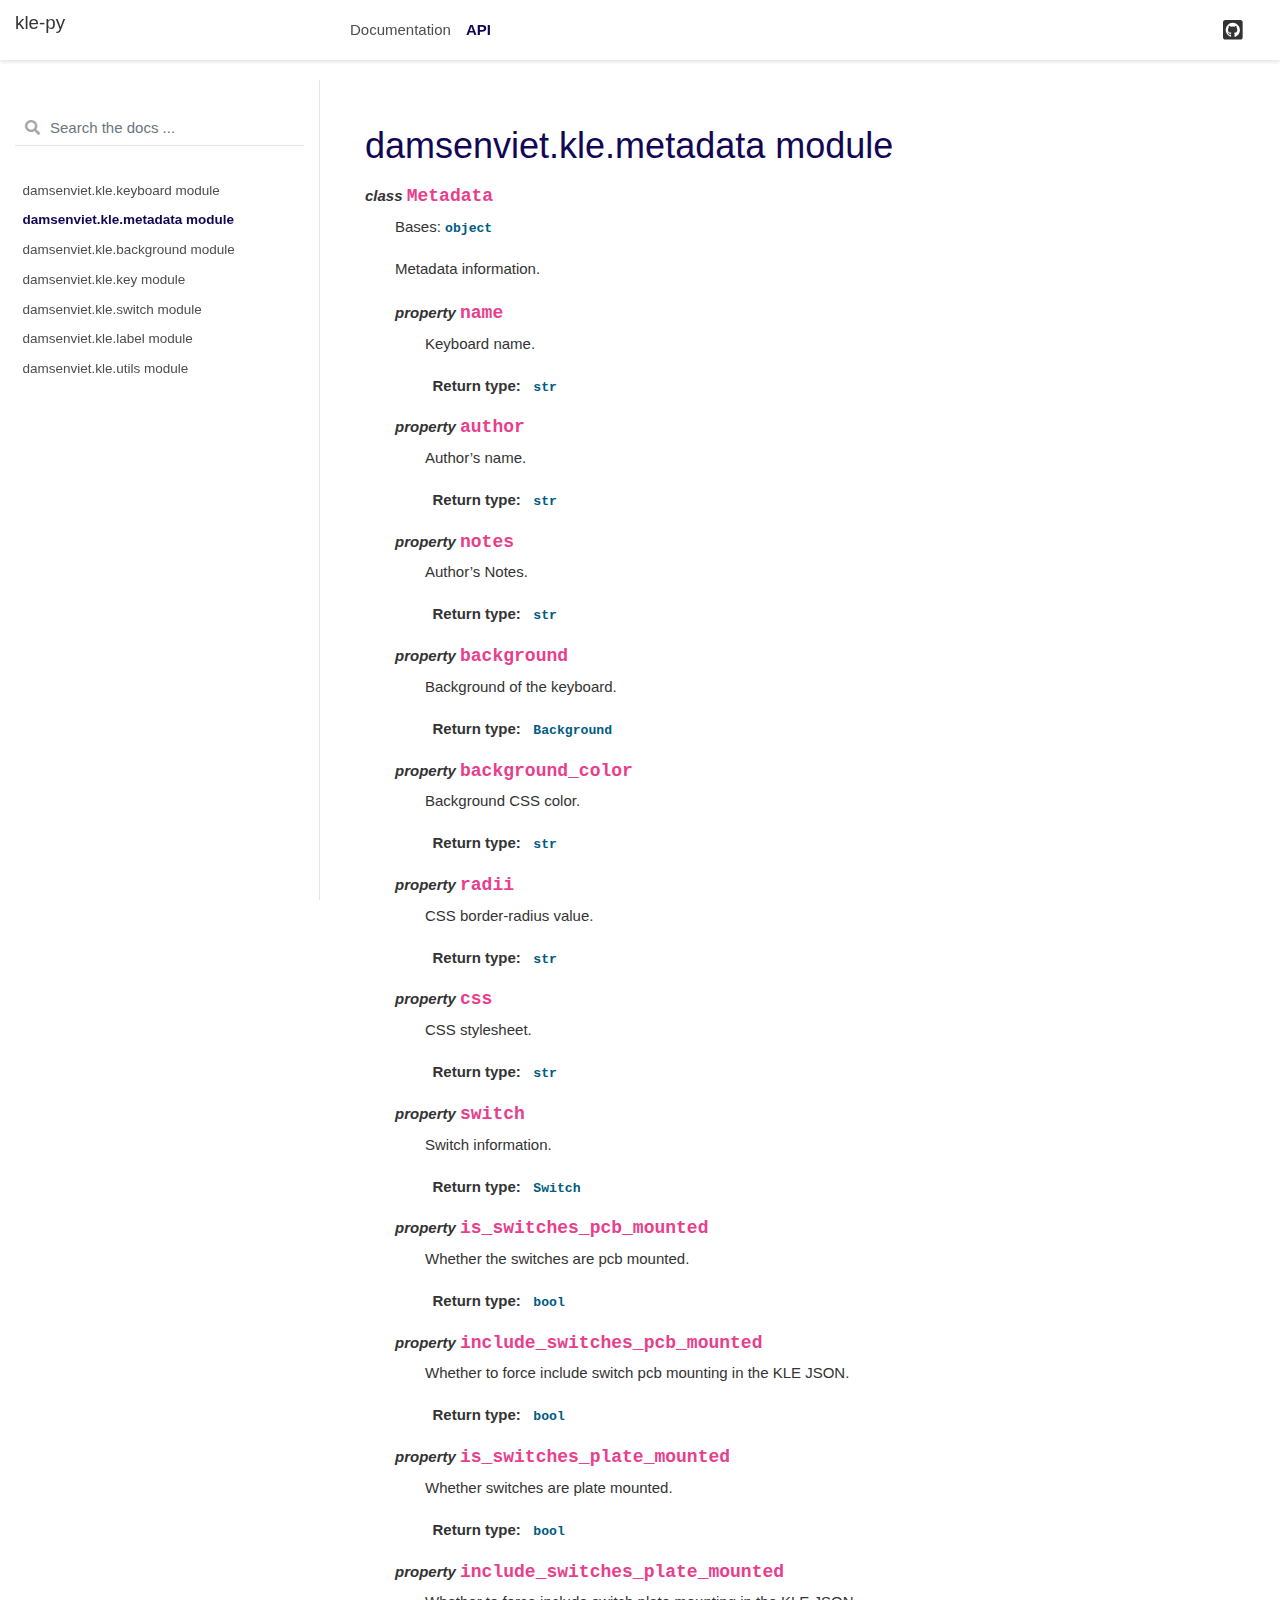
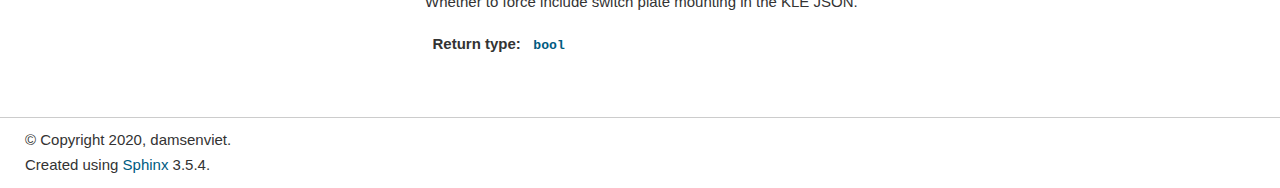
<file: api/damsenviet.kle.metadata.html>
<!DOCTYPE html>

<html lang="en">
  <head>
    <meta charset="utf-8" />
    <meta name="viewport" content="width=device-width, initial-scale=1.0" />
    <title>damsenviet.kle.metadata module &#8212; kle-py</title>
    
  <link href="../_static/css/theme.css" rel="stylesheet">
  <link href="../_static/css/index.ff1ffe594081f20da1ef19478df9384b.css" rel="stylesheet">

    
  <link rel="stylesheet"
    href="../_static/vendor/fontawesome/5.13.0/css/all.min.css">
  <link rel="preload" as="font" type="font/woff2" crossorigin
    href="../_static/vendor/fontawesome/5.13.0/webfonts/fa-solid-900.woff2">
  <link rel="preload" as="font" type="font/woff2" crossorigin
    href="../_static/vendor/fontawesome/5.13.0/webfonts/fa-brands-400.woff2">

    
      

    
    <link rel="stylesheet" href="../_static/pygments.css" type="text/css" />
    <link rel="stylesheet" href="../_static/css/blank.css" type="text/css" />
    <link rel="stylesheet" type="text/css" href="../_static/style.css" />
    
  <link rel="preload" as="script" href="../_static/js/index.be7d3bbb2ef33a8344ce.js">

    <script id="documentation_options" data-url_root="../" src="../_static/documentation_options.js"></script>
    <script src="../_static/jquery.js"></script>
    <script src="../_static/underscore.js"></script>
    <script src="../_static/doctools.js"></script>
    <link rel="canonical" href="/kle-py/api/damsenviet.kle.metadata.html" />
    <link rel="index" title="Index" href="../genindex.html" />
    <link rel="search" title="Search" href="../search.html" />
    <link rel="next" title="damsenviet.kle.background module" href="damsenviet.kle.background.html" />
    <link rel="prev" title="damsenviet.kle.keyboard module" href="damsenviet.kle.keyboard.html" />
    <meta name="viewport" content="width=device-width, initial-scale=1" />
    <meta name="docsearch:language" content="en">
    

    <!-- Google Analytics -->
    
  </head>
  <body data-spy="scroll" data-target="#bd-toc-nav" data-offset="80">
    
    <div class="container-fluid" id="banner"></div>

    
    <nav class="navbar navbar-light navbar-expand-lg bg-light fixed-top bd-navbar" id="navbar-main"><div class="container-xl">

  <div id="navbar-start">
    
    
<a class="navbar-brand" href="../index.html">
<p class="title">kle-py</p>
</a>

    
  </div>

  <button class="navbar-toggler" type="button" data-toggle="collapse" data-target="#navbar-collapsible" aria-controls="navbar-collapsible" aria-expanded="false" aria-label="Toggle navigation">
    <span class="navbar-toggler-icon"></span>
  </button>

  
  <div id="navbar-collapsible" class="col-lg-9 collapse navbar-collapse">
    <div id="navbar-center" class="mr-auto">
      
      <div class="navbar-center-item">
        <ul id="navbar-main-elements" class="navbar-nav">
    <li class="toctree-l1 nav-item">
 <a class="reference internal nav-link" href="../documentation.html">
  Documentation
 </a>
</li>

<li class="toctree-l1 current active nav-item">
 <a class="reference internal nav-link" href="damsenviet.kle.html">
  API
 </a>
</li>

    
</ul>
      </div>
      
    </div>

    <div id="navbar-end">
      
      <div class="navbar-end-item">
        <ul id="navbar-icon-links" class="navbar-nav" aria-label="Icon Links">
        <li class="nav-item">
          <a class="nav-link" href="https://github.com/DamSenViet/kle-py" rel="noopener" target="_blank" title="GitHub">
            <span><i class="fab fa-github-square"></i></span>
            <label class="sr-only">GitHub</label>
          </a>
        </li>
      </ul>
      </div>
      
    </div>
  </div>
</div>
    </nav>
    

    <div class="container-xl">
      <div class="row">
          
            
            <!-- Only show if we have sidebars configured, else just a small margin  -->
            <div class="col-12 col-md-3 bd-sidebar"><form class="bd-search d-flex align-items-center" action="../search.html" method="get">
  <i class="icon fas fa-search"></i>
  <input type="search" class="form-control" name="q" id="search-input" placeholder="Search the docs ..." aria-label="Search the docs ..." autocomplete="off" >
</form><nav class="bd-links" id="bd-docs-nav" aria-label="Main navigation">
  <div class="bd-toc-item active">
    <ul class="current nav bd-sidenav">
 <li class="toctree-l1">
  <a class="reference internal" href="damsenviet.kle.keyboard.html">
   damsenviet.kle.keyboard module
  </a>
 </li>
 <li class="toctree-l1 current active">
  <a class="current reference internal" href="#">
   damsenviet.kle.metadata module
  </a>
 </li>
 <li class="toctree-l1">
  <a class="reference internal" href="damsenviet.kle.background.html">
   damsenviet.kle.background module
  </a>
 </li>
 <li class="toctree-l1">
  <a class="reference internal" href="damsenviet.kle.key.html">
   damsenviet.kle.key module
  </a>
 </li>
 <li class="toctree-l1">
  <a class="reference internal" href="damsenviet.kle.switch.html">
   damsenviet.kle.switch module
  </a>
 </li>
 <li class="toctree-l1">
  <a class="reference internal" href="damsenviet.kle.label.html">
   damsenviet.kle.label module
  </a>
 </li>
 <li class="toctree-l1">
  <a class="reference internal" href="damsenviet.kle.utils.html">
   damsenviet.kle.utils module
  </a>
 </li>
</ul>

  </div>
</nav>
            </div>
            
          

          
          <div class="d-none d-xl-block col-xl-2 bd-toc">
            
              
              <div class="toc-item">
                

<nav id="bd-toc-nav">
    
</nav>
              </div>
              
              <div class="toc-item">
                
              </div>
              
            
          </div>
          

          
          
            
          
          <main class="col-12 col-md-9 col-xl-7 py-md-5 pl-md-5 pr-md-4 bd-content" role="main">
              
              <div>
                
  <div class="section" id="module-damsenviet.kle.metadata">
<span id="damsenviet-kle-metadata-module"></span><h1>damsenviet.kle.metadata module<a class="headerlink" href="#module-damsenviet.kle.metadata" title="Permalink to this headline">¶</a></h1>
<dl class="py class">
<dt id="damsenviet.kle.metadata.Metadata">
<em class="property"><span class="pre">class</span> </em><code class="sig-name descname"><span class="pre">Metadata</span></code><a class="headerlink" href="#damsenviet.kle.metadata.Metadata" title="Permalink to this definition">¶</a></dt>
<dd><p>Bases: <a class="reference external" href="https://docs.python.org/3/library/functions.html#object" title="(in Python v3.10)"><code class="xref py py-class docutils literal notranslate"><span class="pre">object</span></code></a></p>
<p>Metadata information.</p>
<dl class="py method">
<dt id="damsenviet.kle.metadata.Metadata.name">
<em class="property"><span class="pre">property</span> </em><code class="sig-name descname"><span class="pre">name</span></code><a class="headerlink" href="#damsenviet.kle.metadata.Metadata.name" title="Permalink to this definition">¶</a></dt>
<dd><p>Keyboard name.</p>
<dl class="field-list simple">
<dt class="field-odd">Return type</dt>
<dd class="field-odd"><p><a class="reference external" href="https://docs.python.org/3/library/stdtypes.html#str" title="(in Python v3.10)"><code class="xref py py-class docutils literal notranslate"><span class="pre">str</span></code></a></p>
</dd>
</dl>
</dd></dl>

<dl class="py method">
<dt id="damsenviet.kle.metadata.Metadata.author">
<em class="property"><span class="pre">property</span> </em><code class="sig-name descname"><span class="pre">author</span></code><a class="headerlink" href="#damsenviet.kle.metadata.Metadata.author" title="Permalink to this definition">¶</a></dt>
<dd><p>Author’s name.</p>
<dl class="field-list simple">
<dt class="field-odd">Return type</dt>
<dd class="field-odd"><p><a class="reference external" href="https://docs.python.org/3/library/stdtypes.html#str" title="(in Python v3.10)"><code class="xref py py-class docutils literal notranslate"><span class="pre">str</span></code></a></p>
</dd>
</dl>
</dd></dl>

<dl class="py method">
<dt id="damsenviet.kle.metadata.Metadata.notes">
<em class="property"><span class="pre">property</span> </em><code class="sig-name descname"><span class="pre">notes</span></code><a class="headerlink" href="#damsenviet.kle.metadata.Metadata.notes" title="Permalink to this definition">¶</a></dt>
<dd><p>Author’s Notes.</p>
<dl class="field-list simple">
<dt class="field-odd">Return type</dt>
<dd class="field-odd"><p><a class="reference external" href="https://docs.python.org/3/library/stdtypes.html#str" title="(in Python v3.10)"><code class="xref py py-class docutils literal notranslate"><span class="pre">str</span></code></a></p>
</dd>
</dl>
</dd></dl>

<dl class="py method">
<dt id="damsenviet.kle.metadata.Metadata.background">
<em class="property"><span class="pre">property</span> </em><code class="sig-name descname"><span class="pre">background</span></code><a class="headerlink" href="#damsenviet.kle.metadata.Metadata.background" title="Permalink to this definition">¶</a></dt>
<dd><p>Background of the keyboard.</p>
<dl class="field-list simple">
<dt class="field-odd">Return type</dt>
<dd class="field-odd"><p><a class="reference internal" href="damsenviet.kle.background.html#damsenviet.kle.background.Background" title="damsenviet.kle.background.Background"><code class="xref py py-class docutils literal notranslate"><span class="pre">Background</span></code></a></p>
</dd>
</dl>
</dd></dl>

<dl class="py method">
<dt id="damsenviet.kle.metadata.Metadata.background_color">
<em class="property"><span class="pre">property</span> </em><code class="sig-name descname"><span class="pre">background_color</span></code><a class="headerlink" href="#damsenviet.kle.metadata.Metadata.background_color" title="Permalink to this definition">¶</a></dt>
<dd><p>Background CSS color.</p>
<dl class="field-list simple">
<dt class="field-odd">Return type</dt>
<dd class="field-odd"><p><a class="reference external" href="https://docs.python.org/3/library/stdtypes.html#str" title="(in Python v3.10)"><code class="xref py py-class docutils literal notranslate"><span class="pre">str</span></code></a></p>
</dd>
</dl>
</dd></dl>

<dl class="py method">
<dt id="damsenviet.kle.metadata.Metadata.radii">
<em class="property"><span class="pre">property</span> </em><code class="sig-name descname"><span class="pre">radii</span></code><a class="headerlink" href="#damsenviet.kle.metadata.Metadata.radii" title="Permalink to this definition">¶</a></dt>
<dd><p>CSS border-radius value.</p>
<dl class="field-list simple">
<dt class="field-odd">Return type</dt>
<dd class="field-odd"><p><a class="reference external" href="https://docs.python.org/3/library/stdtypes.html#str" title="(in Python v3.10)"><code class="xref py py-class docutils literal notranslate"><span class="pre">str</span></code></a></p>
</dd>
</dl>
</dd></dl>

<dl class="py method">
<dt id="damsenviet.kle.metadata.Metadata.css">
<em class="property"><span class="pre">property</span> </em><code class="sig-name descname"><span class="pre">css</span></code><a class="headerlink" href="#damsenviet.kle.metadata.Metadata.css" title="Permalink to this definition">¶</a></dt>
<dd><p>CSS stylesheet.</p>
<dl class="field-list simple">
<dt class="field-odd">Return type</dt>
<dd class="field-odd"><p><a class="reference external" href="https://docs.python.org/3/library/stdtypes.html#str" title="(in Python v3.10)"><code class="xref py py-class docutils literal notranslate"><span class="pre">str</span></code></a></p>
</dd>
</dl>
</dd></dl>

<dl class="py method">
<dt id="damsenviet.kle.metadata.Metadata.switch">
<em class="property"><span class="pre">property</span> </em><code class="sig-name descname"><span class="pre">switch</span></code><a class="headerlink" href="#damsenviet.kle.metadata.Metadata.switch" title="Permalink to this definition">¶</a></dt>
<dd><p>Switch information.</p>
<dl class="field-list simple">
<dt class="field-odd">Return type</dt>
<dd class="field-odd"><p><a class="reference internal" href="damsenviet.kle.switch.html#damsenviet.kle.switch.Switch" title="damsenviet.kle.switch.Switch"><code class="xref py py-class docutils literal notranslate"><span class="pre">Switch</span></code></a></p>
</dd>
</dl>
</dd></dl>

<dl class="py method">
<dt id="damsenviet.kle.metadata.Metadata.is_switches_pcb_mounted">
<em class="property"><span class="pre">property</span> </em><code class="sig-name descname"><span class="pre">is_switches_pcb_mounted</span></code><a class="headerlink" href="#damsenviet.kle.metadata.Metadata.is_switches_pcb_mounted" title="Permalink to this definition">¶</a></dt>
<dd><p>Whether the switches are pcb mounted.</p>
<dl class="field-list simple">
<dt class="field-odd">Return type</dt>
<dd class="field-odd"><p><a class="reference external" href="https://docs.python.org/3/library/functions.html#bool" title="(in Python v3.10)"><code class="xref py py-class docutils literal notranslate"><span class="pre">bool</span></code></a></p>
</dd>
</dl>
</dd></dl>

<dl class="py method">
<dt id="damsenviet.kle.metadata.Metadata.include_switches_pcb_mounted">
<em class="property"><span class="pre">property</span> </em><code class="sig-name descname"><span class="pre">include_switches_pcb_mounted</span></code><a class="headerlink" href="#damsenviet.kle.metadata.Metadata.include_switches_pcb_mounted" title="Permalink to this definition">¶</a></dt>
<dd><p>Whether to force include switch pcb mounting in the KLE JSON.</p>
<dl class="field-list simple">
<dt class="field-odd">Return type</dt>
<dd class="field-odd"><p><a class="reference external" href="https://docs.python.org/3/library/functions.html#bool" title="(in Python v3.10)"><code class="xref py py-class docutils literal notranslate"><span class="pre">bool</span></code></a></p>
</dd>
</dl>
</dd></dl>

<dl class="py method">
<dt id="damsenviet.kle.metadata.Metadata.is_switches_plate_mounted">
<em class="property"><span class="pre">property</span> </em><code class="sig-name descname"><span class="pre">is_switches_plate_mounted</span></code><a class="headerlink" href="#damsenviet.kle.metadata.Metadata.is_switches_plate_mounted" title="Permalink to this definition">¶</a></dt>
<dd><p>Whether switches are plate mounted.</p>
<dl class="field-list simple">
<dt class="field-odd">Return type</dt>
<dd class="field-odd"><p><a class="reference external" href="https://docs.python.org/3/library/functions.html#bool" title="(in Python v3.10)"><code class="xref py py-class docutils literal notranslate"><span class="pre">bool</span></code></a></p>
</dd>
</dl>
</dd></dl>

<dl class="py method">
<dt id="damsenviet.kle.metadata.Metadata.include_switches_plate_mounted">
<em class="property"><span class="pre">property</span> </em><code class="sig-name descname"><span class="pre">include_switches_plate_mounted</span></code><a class="headerlink" href="#damsenviet.kle.metadata.Metadata.include_switches_plate_mounted" title="Permalink to this definition">¶</a></dt>
<dd><p>Whether to force include switch plate mounting in the KLE JSON.</p>
<dl class="field-list simple">
<dt class="field-odd">Return type</dt>
<dd class="field-odd"><p><a class="reference external" href="https://docs.python.org/3/library/functions.html#bool" title="(in Python v3.10)"><code class="xref py py-class docutils literal notranslate"><span class="pre">bool</span></code></a></p>
</dd>
</dl>
</dd></dl>

</dd></dl>

</div>


              </div>
              
              
          </main>
          

      </div>
    </div>
  
  <script src="../_static/js/index.be7d3bbb2ef33a8344ce.js"></script>
<footer class="footer mt-5 mt-md-0">
  <div class="container">
    
    <div class="footer-item">
      <p class="copyright">
    &copy; Copyright 2020, damsenviet.<br>
</p>
    </div>
    
    <div class="footer-item">
      <p class="sphinx-version">
Created using <a href="http://sphinx-doc.org/">Sphinx</a> 3.5.4.<br>
</p>
    </div>
    
  </div>
</footer>
  </body>
</html>
</file>
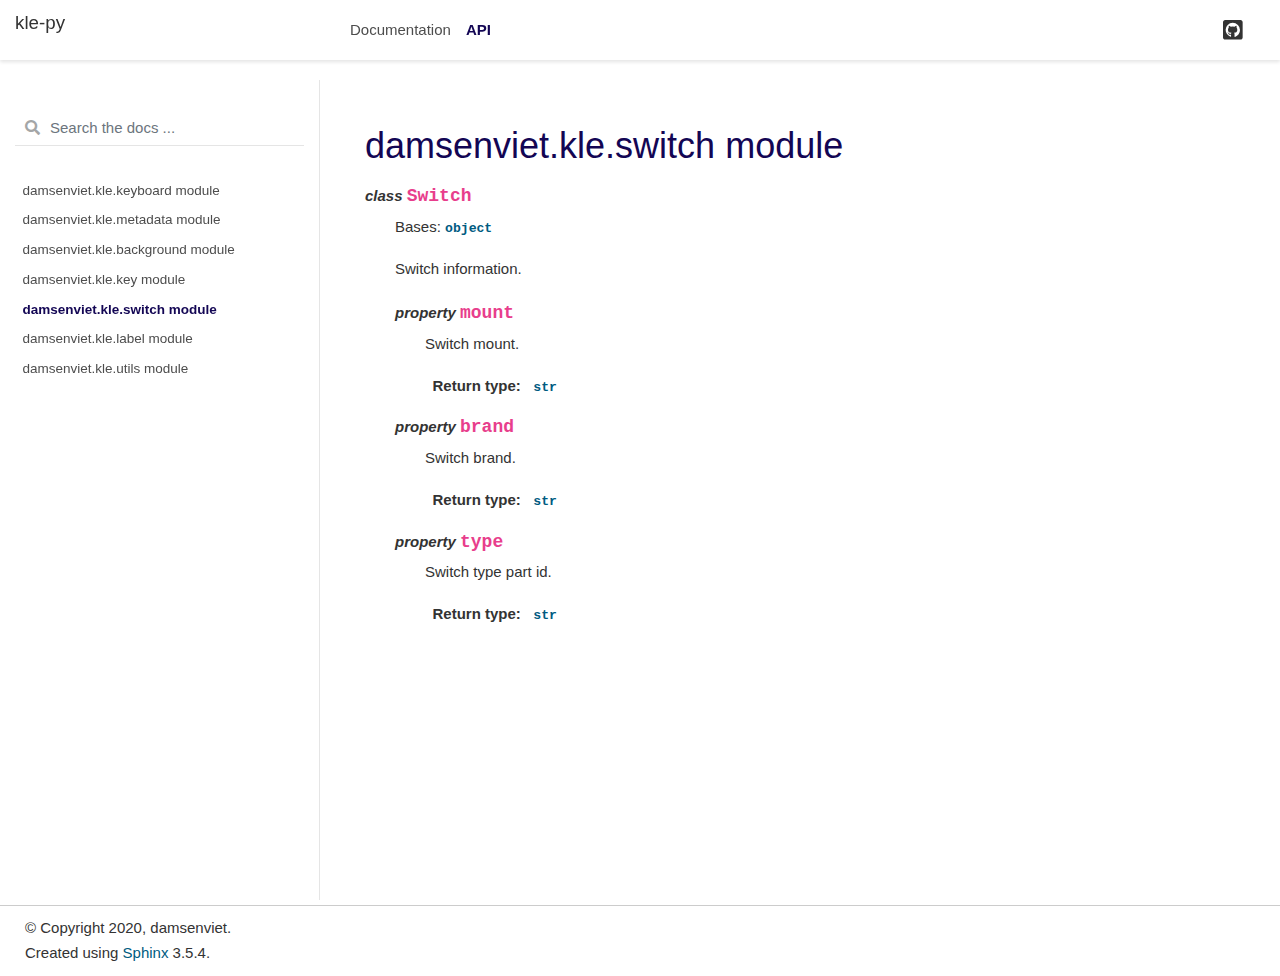
<file: api/damsenviet.kle.switch.html>
<!DOCTYPE html>

<html lang="en">
  <head>
    <meta charset="utf-8" />
    <meta name="viewport" content="width=device-width, initial-scale=1.0" />
    <title>damsenviet.kle.switch module &#8212; kle-py</title>
    
  <link href="../_static/css/theme.css" rel="stylesheet">
  <link href="../_static/css/index.ff1ffe594081f20da1ef19478df9384b.css" rel="stylesheet">

    
  <link rel="stylesheet"
    href="../_static/vendor/fontawesome/5.13.0/css/all.min.css">
  <link rel="preload" as="font" type="font/woff2" crossorigin
    href="../_static/vendor/fontawesome/5.13.0/webfonts/fa-solid-900.woff2">
  <link rel="preload" as="font" type="font/woff2" crossorigin
    href="../_static/vendor/fontawesome/5.13.0/webfonts/fa-brands-400.woff2">

    
      

    
    <link rel="stylesheet" href="../_static/pygments.css" type="text/css" />
    <link rel="stylesheet" href="../_static/css/blank.css" type="text/css" />
    <link rel="stylesheet" type="text/css" href="../_static/style.css" />
    
  <link rel="preload" as="script" href="../_static/js/index.be7d3bbb2ef33a8344ce.js">

    <script id="documentation_options" data-url_root="../" src="../_static/documentation_options.js"></script>
    <script src="../_static/jquery.js"></script>
    <script src="../_static/underscore.js"></script>
    <script src="../_static/doctools.js"></script>
    <link rel="canonical" href="/kle-py/api/damsenviet.kle.switch.html" />
    <link rel="index" title="Index" href="../genindex.html" />
    <link rel="search" title="Search" href="../search.html" />
    <link rel="next" title="damsenviet.kle.label module" href="damsenviet.kle.label.html" />
    <link rel="prev" title="damsenviet.kle.key module" href="damsenviet.kle.key.html" />
    <meta name="viewport" content="width=device-width, initial-scale=1" />
    <meta name="docsearch:language" content="en">
    

    <!-- Google Analytics -->
    
  </head>
  <body data-spy="scroll" data-target="#bd-toc-nav" data-offset="80">
    
    <div class="container-fluid" id="banner"></div>

    
    <nav class="navbar navbar-light navbar-expand-lg bg-light fixed-top bd-navbar" id="navbar-main"><div class="container-xl">

  <div id="navbar-start">
    
    
<a class="navbar-brand" href="../index.html">
<p class="title">kle-py</p>
</a>

    
  </div>

  <button class="navbar-toggler" type="button" data-toggle="collapse" data-target="#navbar-collapsible" aria-controls="navbar-collapsible" aria-expanded="false" aria-label="Toggle navigation">
    <span class="navbar-toggler-icon"></span>
  </button>

  
  <div id="navbar-collapsible" class="col-lg-9 collapse navbar-collapse">
    <div id="navbar-center" class="mr-auto">
      
      <div class="navbar-center-item">
        <ul id="navbar-main-elements" class="navbar-nav">
    <li class="toctree-l1 nav-item">
 <a class="reference internal nav-link" href="../documentation.html">
  Documentation
 </a>
</li>

<li class="toctree-l1 current active nav-item">
 <a class="reference internal nav-link" href="damsenviet.kle.html">
  API
 </a>
</li>

    
</ul>
      </div>
      
    </div>

    <div id="navbar-end">
      
      <div class="navbar-end-item">
        <ul id="navbar-icon-links" class="navbar-nav" aria-label="Icon Links">
        <li class="nav-item">
          <a class="nav-link" href="https://github.com/DamSenViet/kle-py" rel="noopener" target="_blank" title="GitHub">
            <span><i class="fab fa-github-square"></i></span>
            <label class="sr-only">GitHub</label>
          </a>
        </li>
      </ul>
      </div>
      
    </div>
  </div>
</div>
    </nav>
    

    <div class="container-xl">
      <div class="row">
          
            
            <!-- Only show if we have sidebars configured, else just a small margin  -->
            <div class="col-12 col-md-3 bd-sidebar"><form class="bd-search d-flex align-items-center" action="../search.html" method="get">
  <i class="icon fas fa-search"></i>
  <input type="search" class="form-control" name="q" id="search-input" placeholder="Search the docs ..." aria-label="Search the docs ..." autocomplete="off" >
</form><nav class="bd-links" id="bd-docs-nav" aria-label="Main navigation">
  <div class="bd-toc-item active">
    <ul class="current nav bd-sidenav">
 <li class="toctree-l1">
  <a class="reference internal" href="damsenviet.kle.keyboard.html">
   damsenviet.kle.keyboard module
  </a>
 </li>
 <li class="toctree-l1">
  <a class="reference internal" href="damsenviet.kle.metadata.html">
   damsenviet.kle.metadata module
  </a>
 </li>
 <li class="toctree-l1">
  <a class="reference internal" href="damsenviet.kle.background.html">
   damsenviet.kle.background module
  </a>
 </li>
 <li class="toctree-l1">
  <a class="reference internal" href="damsenviet.kle.key.html">
   damsenviet.kle.key module
  </a>
 </li>
 <li class="toctree-l1 current active">
  <a class="current reference internal" href="#">
   damsenviet.kle.switch module
  </a>
 </li>
 <li class="toctree-l1">
  <a class="reference internal" href="damsenviet.kle.label.html">
   damsenviet.kle.label module
  </a>
 </li>
 <li class="toctree-l1">
  <a class="reference internal" href="damsenviet.kle.utils.html">
   damsenviet.kle.utils module
  </a>
 </li>
</ul>

  </div>
</nav>
            </div>
            
          

          
          <div class="d-none d-xl-block col-xl-2 bd-toc">
            
              
              <div class="toc-item">
                

<nav id="bd-toc-nav">
    
</nav>
              </div>
              
              <div class="toc-item">
                
              </div>
              
            
          </div>
          

          
          
            
          
          <main class="col-12 col-md-9 col-xl-7 py-md-5 pl-md-5 pr-md-4 bd-content" role="main">
              
              <div>
                
  <div class="section" id="module-damsenviet.kle.switch">
<span id="damsenviet-kle-switch-module"></span><h1>damsenviet.kle.switch module<a class="headerlink" href="#module-damsenviet.kle.switch" title="Permalink to this headline">¶</a></h1>
<dl class="py class">
<dt id="damsenviet.kle.switch.Switch">
<em class="property"><span class="pre">class</span> </em><code class="sig-name descname"><span class="pre">Switch</span></code><a class="headerlink" href="#damsenviet.kle.switch.Switch" title="Permalink to this definition">¶</a></dt>
<dd><p>Bases: <a class="reference external" href="https://docs.python.org/3/library/functions.html#object" title="(in Python v3.10)"><code class="xref py py-class docutils literal notranslate"><span class="pre">object</span></code></a></p>
<p>Switch information.</p>
<dl class="py method">
<dt id="damsenviet.kle.switch.Switch.mount">
<em class="property"><span class="pre">property</span> </em><code class="sig-name descname"><span class="pre">mount</span></code><a class="headerlink" href="#damsenviet.kle.switch.Switch.mount" title="Permalink to this definition">¶</a></dt>
<dd><p>Switch mount.</p>
<dl class="field-list simple">
<dt class="field-odd">Return type</dt>
<dd class="field-odd"><p><a class="reference external" href="https://docs.python.org/3/library/stdtypes.html#str" title="(in Python v3.10)"><code class="xref py py-class docutils literal notranslate"><span class="pre">str</span></code></a></p>
</dd>
</dl>
</dd></dl>

<dl class="py method">
<dt id="damsenviet.kle.switch.Switch.brand">
<em class="property"><span class="pre">property</span> </em><code class="sig-name descname"><span class="pre">brand</span></code><a class="headerlink" href="#damsenviet.kle.switch.Switch.brand" title="Permalink to this definition">¶</a></dt>
<dd><p>Switch brand.</p>
<dl class="field-list simple">
<dt class="field-odd">Return type</dt>
<dd class="field-odd"><p><a class="reference external" href="https://docs.python.org/3/library/stdtypes.html#str" title="(in Python v3.10)"><code class="xref py py-class docutils literal notranslate"><span class="pre">str</span></code></a></p>
</dd>
</dl>
</dd></dl>

<dl class="py method">
<dt id="damsenviet.kle.switch.Switch.type">
<em class="property"><span class="pre">property</span> </em><code class="sig-name descname"><span class="pre">type</span></code><a class="headerlink" href="#damsenviet.kle.switch.Switch.type" title="Permalink to this definition">¶</a></dt>
<dd><p>Switch type part id.</p>
<dl class="field-list simple">
<dt class="field-odd">Return type</dt>
<dd class="field-odd"><p><a class="reference external" href="https://docs.python.org/3/library/stdtypes.html#str" title="(in Python v3.10)"><code class="xref py py-class docutils literal notranslate"><span class="pre">str</span></code></a></p>
</dd>
</dl>
</dd></dl>

</dd></dl>

</div>


              </div>
              
              
          </main>
          

      </div>
    </div>
  
  <script src="../_static/js/index.be7d3bbb2ef33a8344ce.js"></script>
<footer class="footer mt-5 mt-md-0">
  <div class="container">
    
    <div class="footer-item">
      <p class="copyright">
    &copy; Copyright 2020, damsenviet.<br>
</p>
    </div>
    
    <div class="footer-item">
      <p class="sphinx-version">
Created using <a href="http://sphinx-doc.org/">Sphinx</a> 3.5.4.<br>
</p>
    </div>
    
  </div>
</footer>
  </body>
</html>
</file>
<file: _static/css/theme.css>
/* Provided by the Sphinx base theme template at build time */
@import "../basic.css";

:root {
  /*****************************************************************************
  * Theme config
  **/
  --pst-header-height: 60px;

  /*****************************************************************************
  * Font size
  **/
  --pst-font-size-base: 15px; /* base font size - applied at body / html level */

  /* heading font sizes */
  --pst-font-size-h1: 36px;
  --pst-font-size-h2: 32px;
  --pst-font-size-h3: 26px;
  --pst-font-size-h4: 21px;
  --pst-font-size-h5: 18px;
  --pst-font-size-h6: 16px;

  /* smaller then heading font sizes*/
  --pst-font-size-milli: 12px;

  --pst-sidebar-font-size: .9em;
  --pst-sidebar-caption-font-size: .9em;

  /*****************************************************************************
  * Font family
  **/
  /* These are adapted from https://systemfontstack.com/ */
  --pst-font-family-base-system: -apple-system, BlinkMacSystemFont, Segoe UI, "Helvetica Neue",
    Arial, sans-serif, Apple Color Emoji, Segoe UI Emoji, Segoe UI Symbol;
  --pst-font-family-monospace-system: "SFMono-Regular", Menlo, Consolas, Monaco,
    Liberation Mono, Lucida Console, monospace;

  --pst-font-family-base: var(--pst-font-family-base-system);
  --pst-font-family-heading: var(--pst-font-family-base);
  --pst-font-family-monospace: var(--pst-font-family-monospace-system);

  /*****************************************************************************
  * Color
  * 
  * Colors are defined in rgb string way, "red, green, blue"
  **/
  --pst-color-primary: 19, 6, 84;
  --pst-color-success: 40, 167, 69;
  --pst-color-info: 0, 123, 255;  /*23, 162, 184;*/
  --pst-color-warning: 255, 193, 7;
  --pst-color-danger: 220, 53, 69;
  --pst-color-text-base: 51, 51, 51;

  --pst-color-h1: var(--pst-color-primary);
  --pst-color-h2: var(--pst-color-primary);
  --pst-color-h3: var(--pst-color-text-base);
  --pst-color-h4: var(--pst-color-text-base);
  --pst-color-h5: var(--pst-color-text-base);
  --pst-color-h6: var(--pst-color-text-base);
  --pst-color-paragraph: var(--pst-color-text-base);
  --pst-color-link: 0, 91, 129;
  --pst-color-link-hover: 227, 46, 0;
  --pst-color-headerlink: 198, 15, 15;
  --pst-color-headerlink-hover: 255, 255, 255;
  --pst-color-preformatted-text: 34, 34, 34;
  --pst-color-preformatted-background: 250, 250, 250;
  --pst-color-inline-code: 232, 62, 140;

  --pst-color-active-navigation: 19, 6, 84;
  --pst-color-navbar-link: 77, 77, 77;
  --pst-color-navbar-link-hover: var(--pst-color-active-navigation);
  --pst-color-navbar-link-active: var(--pst-color-active-navigation);
  --pst-color-sidebar-link: 77, 77, 77;
  --pst-color-sidebar-link-hover: var(--pst-color-active-navigation);
  --pst-color-sidebar-link-active: var(--pst-color-active-navigation);
  --pst-color-sidebar-expander-background-hover: 244, 244, 244;
  --pst-color-sidebar-caption: 77, 77, 77;
  --pst-color-toc-link: 119, 117, 122;
  --pst-color-toc-link-hover: var(--pst-color-active-navigation);
  --pst-color-toc-link-active: var(--pst-color-active-navigation);

  /*****************************************************************************
  * Icon
  **/

  /* font awesome icons*/
  --pst-icon-check-circle: '\f058';
  --pst-icon-info-circle: '\f05a';
  --pst-icon-exclamation-triangle: '\f071';
  --pst-icon-exclamation-circle: '\f06a';
  --pst-icon-times-circle: '\f057';
  --pst-icon-lightbulb: '\f0eb';

  /*****************************************************************************
  * Admonitions
  **/

  --pst-color-admonition-default: var(--pst-color-info);
  --pst-color-admonition-note: var(--pst-color-info);
  --pst-color-admonition-attention: var(--pst-color-warning);
  --pst-color-admonition-caution: var(--pst-color-warning);
  --pst-color-admonition-warning: var(--pst-color-warning);
  --pst-color-admonition-danger: var(--pst-color-danger);
  --pst-color-admonition-error: var(--pst-color-danger);
  --pst-color-admonition-hint: var(--pst-color-success);
  --pst-color-admonition-tip: var(--pst-color-success);
  --pst-color-admonition-important: var(--pst-color-success);

  --pst-icon-admonition-default: var(--pst-icon-info-circle);
  --pst-icon-admonition-note: var(--pst-icon-info-circle);
  --pst-icon-admonition-attention: var(--pst-icon-exclamation-circle);
  --pst-icon-admonition-caution: var(--pst-icon-exclamation-triangle);
  --pst-icon-admonition-warning: var(--pst-icon-exclamation-triangle);
  --pst-icon-admonition-danger: var(--pst-icon-exclamation-triangle);
  --pst-icon-admonition-error: var(--pst-icon-times-circle);
  --pst-icon-admonition-hint: var(--pst-icon-lightbulb);
  --pst-icon-admonition-tip: var(--pst-icon-lightbulb);
  --pst-icon-admonition-important: var(--pst-icon-exclamation-circle);

}
</file>
<file: _static/pygments.css>
pre { line-height: 125%; }
td.linenos .normal { color: inherit; background-color: transparent; padding-left: 5px; padding-right: 5px; }
span.linenos { color: inherit; background-color: transparent; padding-left: 5px; padding-right: 5px; }
td.linenos .special { color: #000000; background-color: #ffffc0; padding-left: 5px; padding-right: 5px; }
span.linenos.special { color: #000000; background-color: #ffffc0; padding-left: 5px; padding-right: 5px; }
.highlight .hll { background-color: #ffffcc }
.highlight { background: #f8f8f8; }
.highlight .c { color: #8f5902; font-style: italic } /* Comment */
.highlight .err { color: #a40000; border: 1px solid #ef2929 } /* Error */
.highlight .g { color: #000000 } /* Generic */
.highlight .k { color: #204a87; font-weight: bold } /* Keyword */
.highlight .l { color: #000000 } /* Literal */
.highlight .n { color: #000000 } /* Name */
.highlight .o { color: #ce5c00; font-weight: bold } /* Operator */
.highlight .x { color: #000000 } /* Other */
.highlight .p { color: #000000; font-weight: bold } /* Punctuation */
.highlight .ch { color: #8f5902; font-style: italic } /* Comment.Hashbang */
.highlight .cm { color: #8f5902; font-style: italic } /* Comment.Multiline */
.highlight .cp { color: #8f5902; font-style: italic } /* Comment.Preproc */
.highlight .cpf { color: #8f5902; font-style: italic } /* Comment.PreprocFile */
.highlight .c1 { color: #8f5902; font-style: italic } /* Comment.Single */
.highlight .cs { color: #8f5902; font-style: italic } /* Comment.Special */
.highlight .gd { color: #a40000 } /* Generic.Deleted */
.highlight .ge { color: #000000; font-style: italic } /* Generic.Emph */
.highlight .gr { color: #ef2929 } /* Generic.Error */
.highlight .gh { color: #000080; font-weight: bold } /* Generic.Heading */
.highlight .gi { color: #00A000 } /* Generic.Inserted */
.highlight .go { color: #000000; font-style: italic } /* Generic.Output */
.highlight .gp { color: #8f5902 } /* Generic.Prompt */
.highlight .gs { color: #000000; font-weight: bold } /* Generic.Strong */
.highlight .gu { color: #800080; font-weight: bold } /* Generic.Subheading */
.highlight .gt { color: #a40000; font-weight: bold } /* Generic.Traceback */
.highlight .kc { color: #204a87; font-weight: bold } /* Keyword.Constant */
.highlight .kd { color: #204a87; font-weight: bold } /* Keyword.Declaration */
.highlight .kn { color: #204a87; font-weight: bold } /* Keyword.Namespace */
.highlight .kp { color: #204a87; font-weight: bold } /* Keyword.Pseudo */
.highlight .kr { color: #204a87; font-weight: bold } /* Keyword.Reserved */
.highlight .kt { color: #204a87; font-weight: bold } /* Keyword.Type */
.highlight .ld { color: #000000 } /* Literal.Date */
.highlight .m { color: #0000cf; font-weight: bold } /* Literal.Number */
.highlight .s { color: #4e9a06 } /* Literal.String */
.highlight .na { color: #c4a000 } /* Name.Attribute */
.highlight .nb { color: #204a87 } /* Name.Builtin */
.highlight .nc { color: #000000 } /* Name.Class */
.highlight .no { color: #000000 } /* Name.Constant */
.highlight .nd { color: #5c35cc; font-weight: bold } /* Name.Decorator */
.highlight .ni { color: #ce5c00 } /* Name.Entity */
.highlight .ne { color: #cc0000; font-weight: bold } /* Name.Exception */
.highlight .nf { color: #000000 } /* Name.Function */
.highlight .nl { color: #f57900 } /* Name.Label */
.highlight .nn { color: #000000 } /* Name.Namespace */
.highlight .nx { color: #000000 } /* Name.Other */
.highlight .py { color: #000000 } /* Name.Property */
.highlight .nt { color: #204a87; font-weight: bold } /* Name.Tag */
.highlight .nv { color: #000000 } /* Name.Variable */
.highlight .ow { color: #204a87; font-weight: bold } /* Operator.Word */
.highlight .w { color: #f8f8f8; text-decoration: underline } /* Text.Whitespace */
.highlight .mb { color: #0000cf; font-weight: bold } /* Literal.Number.Bin */
.highlight .mf { color: #0000cf; font-weight: bold } /* Literal.Number.Float */
.highlight .mh { color: #0000cf; font-weight: bold } /* Literal.Number.Hex */
.highlight .mi { color: #0000cf; font-weight: bold } /* Literal.Number.Integer */
.highlight .mo { color: #0000cf; font-weight: bold } /* Literal.Number.Oct */
.highlight .sa { color: #4e9a06 } /* Literal.String.Affix */
.highlight .sb { color: #4e9a06 } /* Literal.String.Backtick */
.highlight .sc { color: #4e9a06 } /* Literal.String.Char */
.highlight .dl { color: #4e9a06 } /* Literal.String.Delimiter */
.highlight .sd { color: #8f5902; font-style: italic } /* Literal.String.Doc */
.highlight .s2 { color: #4e9a06 } /* Literal.String.Double */
.highlight .se { color: #4e9a06 } /* Literal.String.Escape */
.highlight .sh { color: #4e9a06 } /* Literal.String.Heredoc */
.highlight .si { color: #4e9a06 } /* Literal.String.Interpol */
.highlight .sx { color: #4e9a06 } /* Literal.String.Other */
.highlight .sr { color: #4e9a06 } /* Literal.String.Regex */
.highlight .s1 { color: #4e9a06 } /* Literal.String.Single */
.highlight .ss { color: #4e9a06 } /* Literal.String.Symbol */
.highlight .bp { color: #3465a4 } /* Name.Builtin.Pseudo */
.highlight .fm { color: #000000 } /* Name.Function.Magic */
.highlight .vc { color: #000000 } /* Name.Variable.Class */
.highlight .vg { color: #000000 } /* Name.Variable.Global */
.highlight .vi { color: #000000 } /* Name.Variable.Instance */
.highlight .vm { color: #000000 } /* Name.Variable.Magic */
.highlight .il { color: #0000cf; font-weight: bold } /* Literal.Number.Integer.Long */
</file>
<file: _static/css/blank.css>
/* This file is intentionally left blank to override the stylesheet of the
parent theme via theme.conf. The parent style we import directly in theme.css */
</file>
<file: _static/style.css>
.reference.internal.image-reference {
    margin-top: 10px;
    margin-bottom: 20px;
    display: inline-block;
}
</file>
<file: _static/basic.css>
/*
 * basic.css
 * ~~~~~~~~~
 *
 * Sphinx stylesheet -- basic theme.
 *
 * :copyright: Copyright 2007-2021 by the Sphinx team, see AUTHORS.
 * :license: BSD, see LICENSE for details.
 *
 */

/* -- main layout ----------------------------------------------------------- */

div.clearer {
    clear: both;
}

div.section::after {
    display: block;
    content: '';
    clear: left;
}

/* -- relbar ---------------------------------------------------------------- */

div.related {
    width: 100%;
    font-size: 90%;
}

div.related h3 {
    display: none;
}

div.related ul {
    margin: 0;
    padding: 0 0 0 10px;
    list-style: none;
}

div.related li {
    display: inline;
}

div.related li.right {
    float: right;
    margin-right: 5px;
}

/* -- sidebar --------------------------------------------------------------- */

div.sphinxsidebarwrapper {
    padding: 10px 5px 0 10px;
}

div.sphinxsidebar {
    float: left;
    width: 270px;
    margin-left: -100%;
    font-size: 90%;
    word-wrap: break-word;
    overflow-wrap : break-word;
}

div.sphinxsidebar ul {
    list-style: none;
}

div.sphinxsidebar ul ul,
div.sphinxsidebar ul.want-points {
    margin-left: 20px;
    list-style: square;
}

div.sphinxsidebar ul ul {
    margin-top: 0;
    margin-bottom: 0;
}

div.sphinxsidebar form {
    margin-top: 10px;
}

div.sphinxsidebar input {
    border: 1px solid #98dbcc;
    font-family: sans-serif;
    font-size: 1em;
}

div.sphinxsidebar #searchbox form.search {
    overflow: hidden;
}

div.sphinxsidebar #searchbox input[type="text"] {
    float: left;
    width: 80%;
    padding: 0.25em;
    box-sizing: border-box;
}

div.sphinxsidebar #searchbox input[type="submit"] {
    float: left;
    width: 20%;
    border-left: none;
    padding: 0.25em;
    box-sizing: border-box;
}


img {
    border: 0;
    max-width: 100%;
}

/* -- search page ----------------------------------------------------------- */

ul.search {
    margin: 10px 0 0 20px;
    padding: 0;
}

ul.search li {
    padding: 5px 0 5px 20px;
    background-image: url(file.png);
    background-repeat: no-repeat;
    background-position: 0 7px;
}

ul.search li a {
    font-weight: bold;
}

ul.search li div.context {
    color: #888;
    margin: 2px 0 0 30px;
    text-align: left;
}

ul.keywordmatches li.goodmatch a {
    font-weight: bold;
}

/* -- index page ------------------------------------------------------------ */

table.contentstable {
    width: 90%;
    margin-left: auto;
    margin-right: auto;
}

table.contentstable p.biglink {
    line-height: 150%;
}

a.biglink {
    font-size: 1.3em;
}

span.linkdescr {
    font-style: italic;
    padding-top: 5px;
    font-size: 90%;
}

/* -- general index --------------------------------------------------------- */

table.indextable {
    width: 100%;
}

table.indextable td {
    text-align: left;
    vertical-align: top;
}

table.indextable ul {
    margin-top: 0;
    margin-bottom: 0;
    list-style-type: none;
}

table.indextable > tbody > tr > td > ul {
    padding-left: 0em;
}

table.indextable tr.pcap {
    height: 10px;
}

table.indextable tr.cap {
    margin-top: 10px;
    background-color: #f2f2f2;
}

img.toggler {
    margin-right: 3px;
    margin-top: 3px;
    cursor: pointer;
}

div.modindex-jumpbox {
    border-top: 1px solid #ddd;
    border-bottom: 1px solid #ddd;
    margin: 1em 0 1em 0;
    padding: 0.4em;
}

div.genindex-jumpbox {
    border-top: 1px solid #ddd;
    border-bottom: 1px solid #ddd;
    margin: 1em 0 1em 0;
    padding: 0.4em;
}

/* -- domain module index --------------------------------------------------- */

table.modindextable td {
    padding: 2px;
    border-collapse: collapse;
}

/* -- general body styles --------------------------------------------------- */

div.body {
    min-width: 450px;
    max-width: 800px;
}

div.body p, div.body dd, div.body li, div.body blockquote {
    -moz-hyphens: auto;
    -ms-hyphens: auto;
    -webkit-hyphens: auto;
    hyphens: auto;
}

a.headerlink {
    visibility: hidden;
}

a.brackets:before,
span.brackets > a:before{
    content: "[";
}

a.brackets:after,
span.brackets > a:after {
    content: "]";
}

h1:hover > a.headerlink,
h2:hover > a.headerlink,
h3:hover > a.headerlink,
h4:hover > a.headerlink,
h5:hover > a.headerlink,
h6:hover > a.headerlink,
dt:hover > a.headerlink,
caption:hover > a.headerlink,
p.caption:hover > a.headerlink,
div.code-block-caption:hover > a.headerlink {
    visibility: visible;
}

div.body p.caption {
    text-align: inherit;
}

div.body td {
    text-align: left;
}

.first {
    margin-top: 0 !important;
}

p.rubric {
    margin-top: 30px;
    font-weight: bold;
}

img.align-left, figure.align-left, .figure.align-left, object.align-left {
    clear: left;
    float: left;
    margin-right: 1em;
}

img.align-right, figure.align-right, .figure.align-right, object.align-right {
    clear: right;
    float: right;
    margin-left: 1em;
}

img.align-center, figure.align-center, .figure.align-center, object.align-center {
  display: block;
  margin-left: auto;
  margin-right: auto;
}

img.align-default, figure.align-default, .figure.align-default {
  display: block;
  margin-left: auto;
  margin-right: auto;
}

.align-left {
    text-align: left;
}

.align-center {
    text-align: center;
}

.align-default {
    text-align: center;
}

.align-right {
    text-align: right;
}

/* -- sidebars -------------------------------------------------------------- */

div.sidebar,
aside.sidebar {
    margin: 0 0 0.5em 1em;
    border: 1px solid #ddb;
    padding: 7px;
    background-color: #ffe;
    width: 40%;
    float: right;
    clear: right;
    overflow-x: auto;
}

p.sidebar-title {
    font-weight: bold;
}

div.admonition, div.topic, blockquote {
    clear: left;
}

/* -- topics ---------------------------------------------------------------- */

div.topic {
    border: 1px solid #ccc;
    padding: 7px;
    margin: 10px 0 10px 0;
}

p.topic-title {
    font-size: 1.1em;
    font-weight: bold;
    margin-top: 10px;
}

/* -- admonitions ----------------------------------------------------------- */

div.admonition {
    margin-top: 10px;
    margin-bottom: 10px;
    padding: 7px;
}

div.admonition dt {
    font-weight: bold;
}

p.admonition-title {
    margin: 0px 10px 5px 0px;
    font-weight: bold;
}

div.body p.centered {
    text-align: center;
    margin-top: 25px;
}

/* -- content of sidebars/topics/admonitions -------------------------------- */

div.sidebar > :last-child,
aside.sidebar > :last-child,
div.topic > :last-child,
div.admonition > :last-child {
    margin-bottom: 0;
}

div.sidebar::after,
aside.sidebar::after,
div.topic::after,
div.admonition::after,
blockquote::after {
    display: block;
    content: '';
    clear: both;
}

/* -- tables ---------------------------------------------------------------- */

table.docutils {
    margin-top: 10px;
    margin-bottom: 10px;
    border: 0;
    border-collapse: collapse;
}

table.align-center {
    margin-left: auto;
    margin-right: auto;
}

table.align-default {
    margin-left: auto;
    margin-right: auto;
}

table caption span.caption-number {
    font-style: italic;
}

table caption span.caption-text {
}

table.docutils td, table.docutils th {
    padding: 1px 8px 1px 5px;
    border-top: 0;
    border-left: 0;
    border-right: 0;
    border-bottom: 1px solid #aaa;
}

table.footnote td, table.footnote th {
    border: 0 !important;
}

th {
    text-align: left;
    padding-right: 5px;
}

table.citation {
    border-left: solid 1px gray;
    margin-left: 1px;
}

table.citation td {
    border-bottom: none;
}

th > :first-child,
td > :first-child {
    margin-top: 0px;
}

th > :last-child,
td > :last-child {
    margin-bottom: 0px;
}

/* -- figures --------------------------------------------------------------- */

div.figure, figure {
    margin: 0.5em;
    padding: 0.5em;
}

div.figure p.caption, figcaption {
    padding: 0.3em;
}

div.figure p.caption span.caption-number,
figcaption span.caption-number {
    font-style: italic;
}

div.figure p.caption span.caption-text,
figcaption span.caption-text {
}

/* -- field list styles ----------------------------------------------------- */

table.field-list td, table.field-list th {
    border: 0 !important;
}

.field-list ul {
    margin: 0;
    padding-left: 1em;
}

.field-list p {
    margin: 0;
}

.field-name {
    -moz-hyphens: manual;
    -ms-hyphens: manual;
    -webkit-hyphens: manual;
    hyphens: manual;
}

/* -- hlist styles ---------------------------------------------------------- */

table.hlist {
    margin: 1em 0;
}

table.hlist td {
    vertical-align: top;
}


/* -- other body styles ----------------------------------------------------- */

ol.arabic {
    list-style: decimal;
}

ol.loweralpha {
    list-style: lower-alpha;
}

ol.upperalpha {
    list-style: upper-alpha;
}

ol.lowerroman {
    list-style: lower-roman;
}

ol.upperroman {
    list-style: upper-roman;
}

:not(li) > ol > li:first-child > :first-child,
:not(li) > ul > li:first-child > :first-child {
    margin-top: 0px;
}

:not(li) > ol > li:last-child > :last-child,
:not(li) > ul > li:last-child > :last-child {
    margin-bottom: 0px;
}

ol.simple ol p,
ol.simple ul p,
ul.simple ol p,
ul.simple ul p {
    margin-top: 0;
}

ol.simple > li:not(:first-child) > p,
ul.simple > li:not(:first-child) > p {
    margin-top: 0;
}

ol.simple p,
ul.simple p {
    margin-bottom: 0;
}

dl.footnote > dt,
dl.citation > dt {
    float: left;
    margin-right: 0.5em;
}

dl.footnote > dd,
dl.citation > dd {
    margin-bottom: 0em;
}

dl.footnote > dd:after,
dl.citation > dd:after {
    content: "";
    clear: both;
}

dl.field-list {
    display: grid;
    grid-template-columns: fit-content(30%) auto;
}

dl.field-list > dt {
    font-weight: bold;
    word-break: break-word;
    padding-left: 0.5em;
    padding-right: 5px;
}

dl.field-list > dt:after {
    content: ":";
}

dl.field-list > dd {
    padding-left: 0.5em;
    margin-top: 0em;
    margin-left: 0em;
    margin-bottom: 0em;
}

dl {
    margin-bottom: 15px;
}

dd > :first-child {
    margin-top: 0px;
}

dd ul, dd table {
    margin-bottom: 10px;
}

dd {
    margin-top: 3px;
    margin-bottom: 10px;
    margin-left: 30px;
}

dl > dd:last-child,
dl > dd:last-child > :last-child {
    margin-bottom: 0;
}

dt:target, span.highlighted {
    background-color: #fbe54e;
}

rect.highlighted {
    fill: #fbe54e;
}

dl.glossary dt {
    font-weight: bold;
    font-size: 1.1em;
}

.optional {
    font-size: 1.3em;
}

.sig-paren {
    font-size: larger;
}

.versionmodified {
    font-style: italic;
}

.system-message {
    background-color: #fda;
    padding: 5px;
    border: 3px solid red;
}

.footnote:target  {
    background-color: #ffa;
}

.line-block {
    display: block;
    margin-top: 1em;
    margin-bottom: 1em;
}

.line-block .line-block {
    margin-top: 0;
    margin-bottom: 0;
    margin-left: 1.5em;
}

.guilabel, .menuselection {
    font-family: sans-serif;
}

.accelerator {
    text-decoration: underline;
}

.classifier {
    font-style: oblique;
}

.classifier:before {
    font-style: normal;
    margin: 0.5em;
    content: ":";
}

abbr, acronym {
    border-bottom: dotted 1px;
    cursor: help;
}

/* -- code displays --------------------------------------------------------- */

pre {
    overflow: auto;
    overflow-y: hidden;  /* fixes display issues on Chrome browsers */
}

pre, div[class*="highlight-"] {
    clear: both;
}

span.pre {
    -moz-hyphens: none;
    -ms-hyphens: none;
    -webkit-hyphens: none;
    hyphens: none;
}

div[class*="highlight-"] {
    margin: 1em 0;
}

td.linenos pre {
    border: 0;
    background-color: transparent;
    color: #aaa;
}

table.highlighttable {
    display: block;
}

table.highlighttable tbody {
    display: block;
}

table.highlighttable tr {
    display: flex;
}

table.highlighttable td {
    margin: 0;
    padding: 0;
}

table.highlighttable td.linenos {
    padding-right: 0.5em;
}

table.highlighttable td.code {
    flex: 1;
    overflow: hidden;
}

.highlight .hll {
    display: block;
}

div.highlight pre,
table.highlighttable pre {
    margin: 0;
}

div.code-block-caption + div {
    margin-top: 0;
}

div.code-block-caption {
    margin-top: 1em;
    padding: 2px 5px;
    font-size: small;
}

div.code-block-caption code {
    background-color: transparent;
}

table.highlighttable td.linenos,
span.linenos,
div.doctest > div.highlight span.gp {  /* gp: Generic.Prompt */
    user-select: none;
}

div.code-block-caption span.caption-number {
    padding: 0.1em 0.3em;
    font-style: italic;
}

div.code-block-caption span.caption-text {
}

div.literal-block-wrapper {
    margin: 1em 0;
}

code.descname {
    background-color: transparent;
    font-weight: bold;
    font-size: 1.2em;
}

code.descclassname {
    background-color: transparent;
}

code.xref, a code {
    background-color: transparent;
    font-weight: bold;
}

h1 code, h2 code, h3 code, h4 code, h5 code, h6 code {
    background-color: transparent;
}

.viewcode-link {
    float: right;
}

.viewcode-back {
    float: right;
    font-family: sans-serif;
}

div.viewcode-block:target {
    margin: -1px -10px;
    padding: 0 10px;
}

/* -- math display ---------------------------------------------------------- */

img.math {
    vertical-align: middle;
}

div.body div.math p {
    text-align: center;
}

span.eqno {
    float: right;
}

span.eqno a.headerlink {
    position: absolute;
    z-index: 1;
}

div.math:hover a.headerlink {
    visibility: visible;
}

/* -- printout stylesheet --------------------------------------------------- */

@media print {
    div.document,
    div.documentwrapper,
    div.bodywrapper {
        margin: 0 !important;
        width: 100%;
    }

    div.sphinxsidebar,
    div.related,
    div.footer,
    #top-link {
        display: none;
    }
}
</file>
